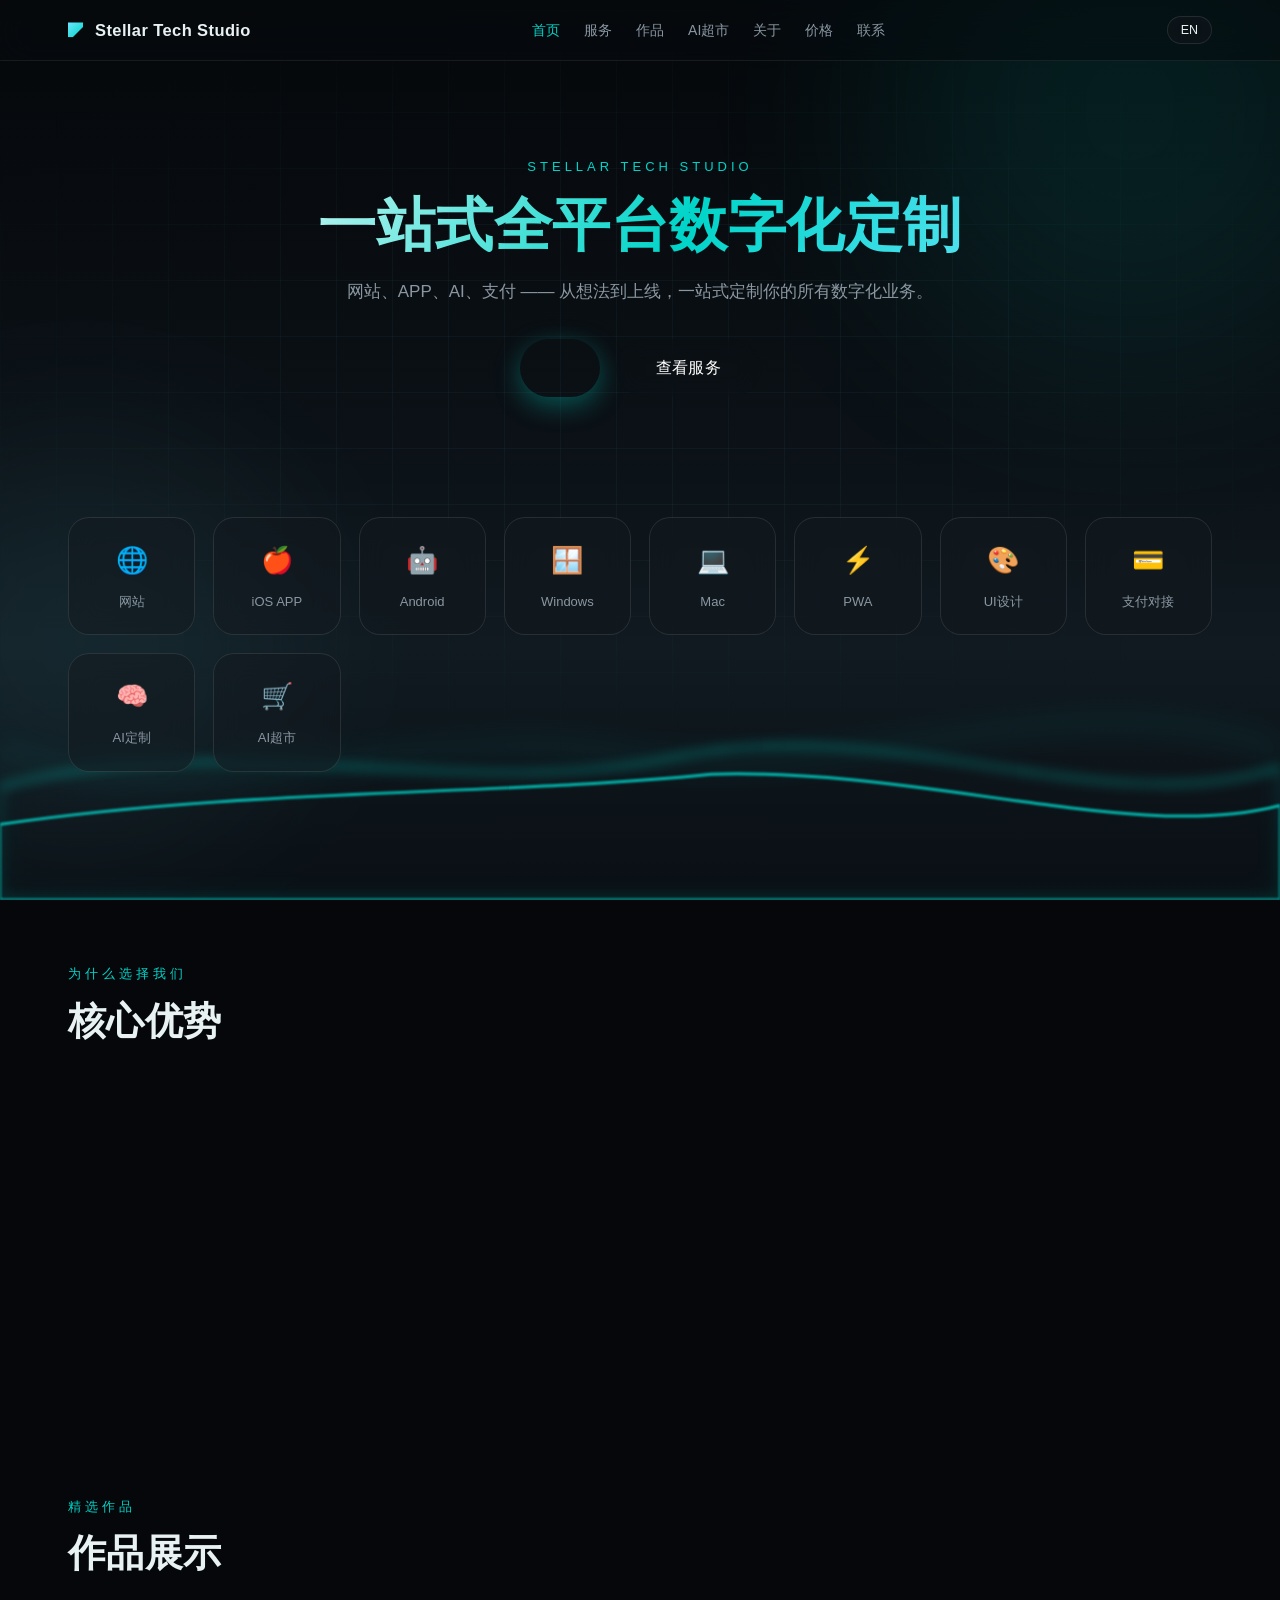
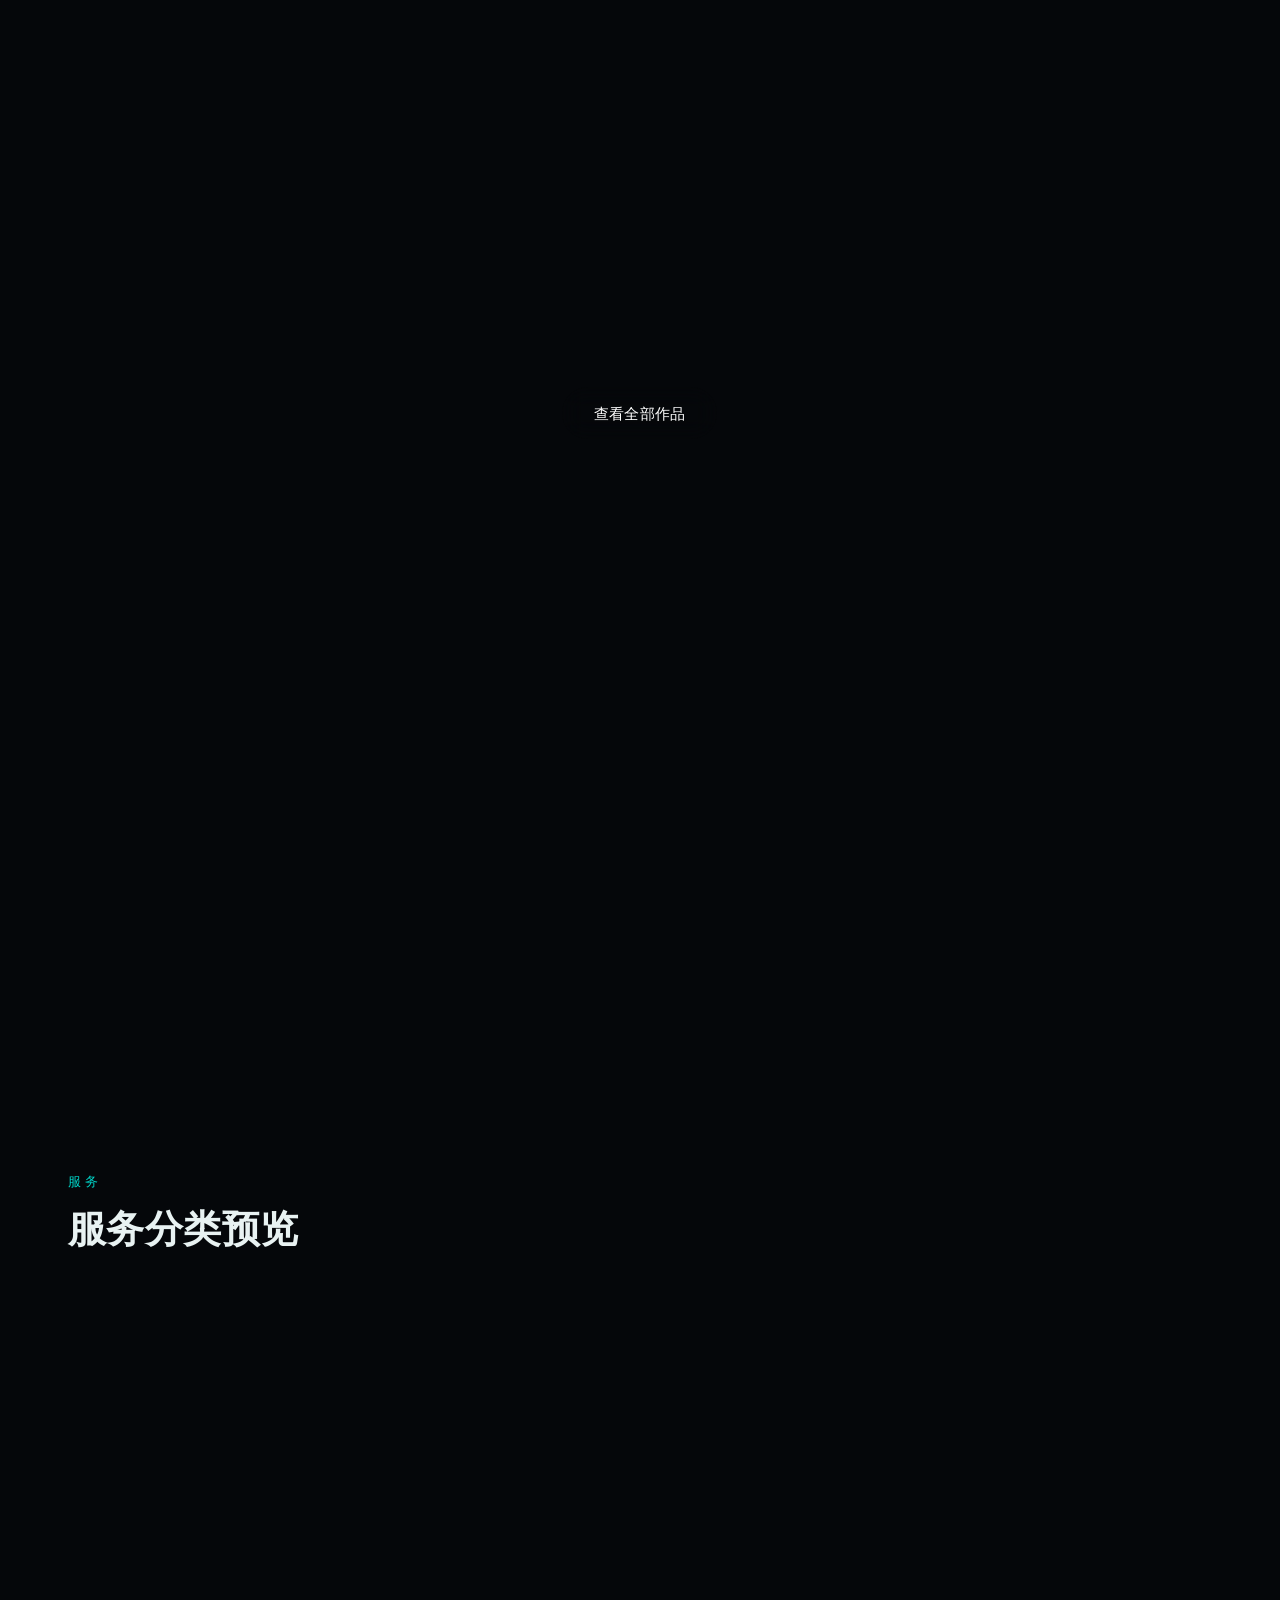
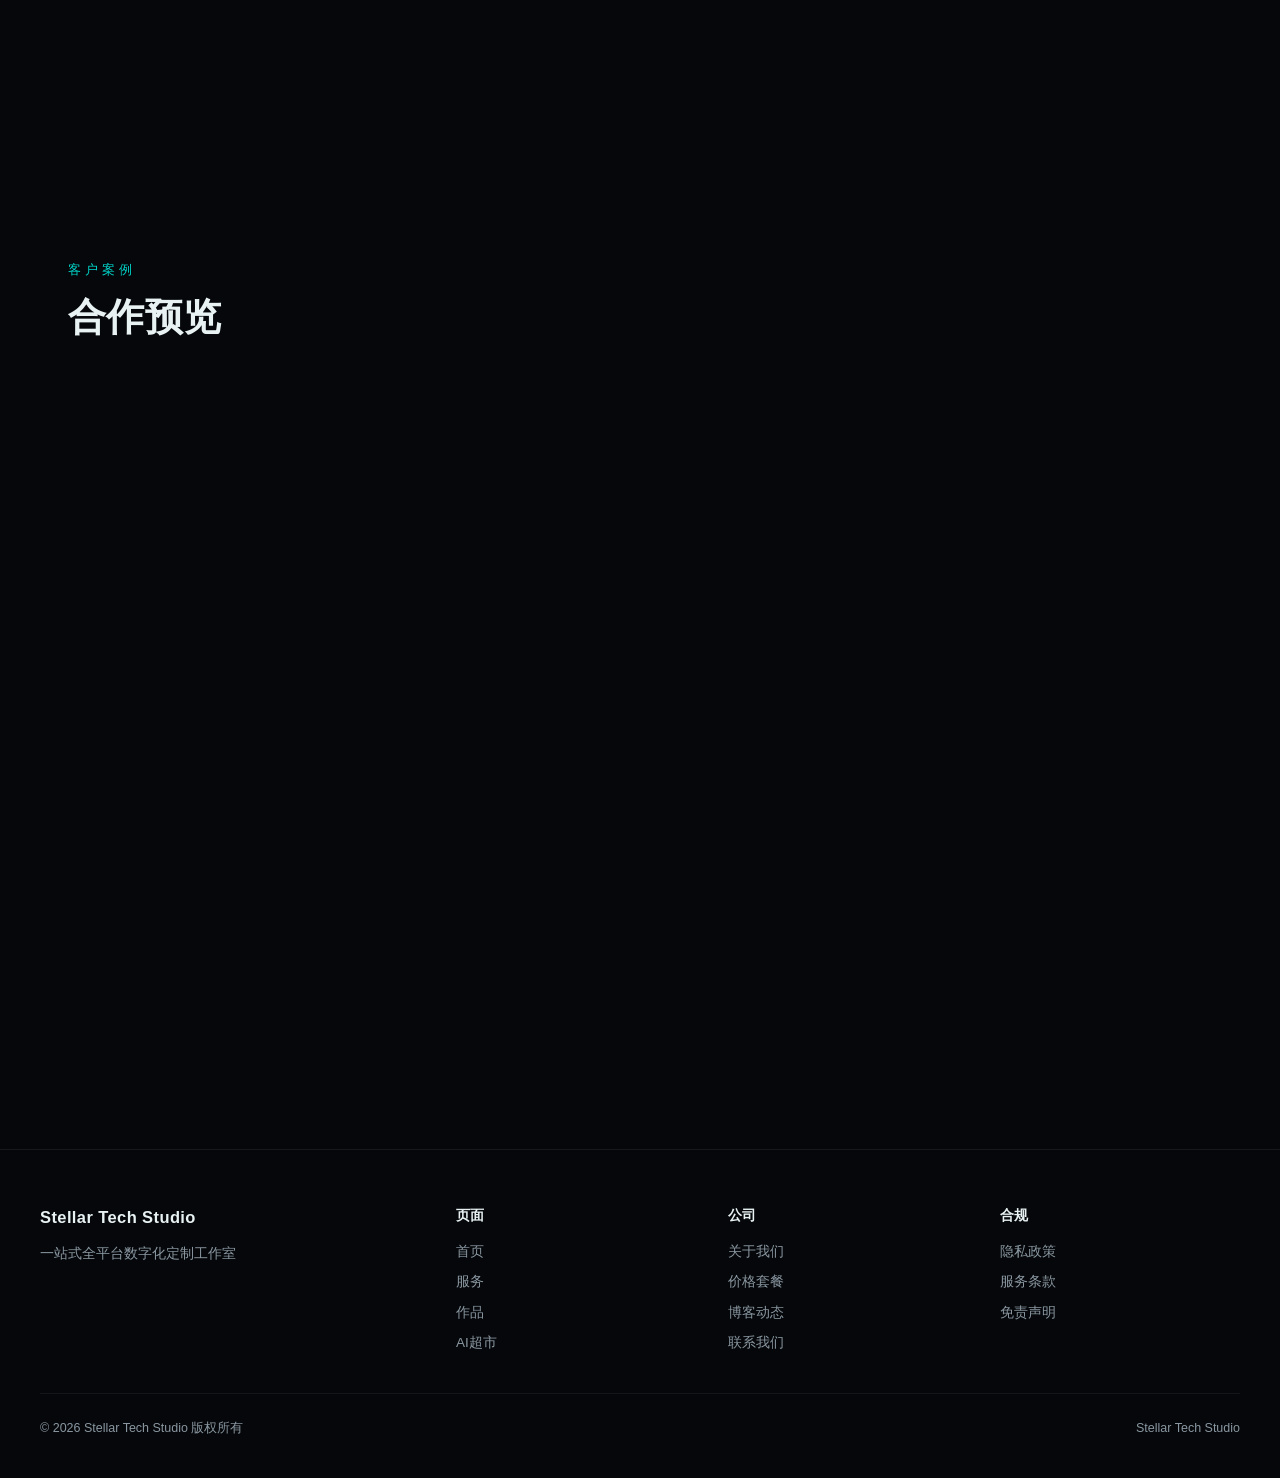
<file: index.html>
<!DOCTYPE html>
<html lang="zh-CN">
<head>
<meta charset="UTF-8" />
<meta name="viewport" content="width=device-width, initial-scale=1.0" />
<title>Stellar Tech Studio · 一站式全平台数字化定制</title>
<meta name="description" content="Stellar Tech Studio 一站式全平台数字化定制工作室：网站、APP、AI、支付一体化定制。" />
<link rel="stylesheet" href="css/style.css" />
</head>
<body>
<div class="bg" aria-hidden="true">
  <div class="bg-gradient"></div>
  <svg class="silk silk-1" viewBox="0 0 1440 320" preserveAspectRatio="none"><path class="silk-path" d="M0,192 C240,288 480,96 720,160 C960,224 1200,128 1440,192 L1440,320 L0,320 Z"></path></svg>
  <svg class="silk silk-2" viewBox="0 0 1440 320" preserveAspectRatio="none"><path class="silk-path" d="M0,224 C260,128 520,288 760,224 C1000,160 1240,256 1440,208 L1440,320 L0,320 Z"></path></svg>
  <svg class="silk silk-3" viewBox="0 0 1440 320" preserveAspectRatio="none"><path class="silk-path" d="M0,256 C280,192 560,288 800,248 C1040,208 1280,272 1440,240 L1440,320 L0,320 Z"></path></svg>
  <div class="grid-overlay"></div>
  <div class="glow glow-1"></div>
  <div class="glow glow-2"></div>
</div>
<header class="nav">
  <div class="nav-inner">
    <a href="index.html" class="brand"><span class="brand-mark"></span><span class="brand-name">Stellar Tech Studio</span></a>
    <nav class="nav-links">
      <a href="index.html" data-nav="index" data-en="Home">首页</a>
      <a href="services.html" data-nav="services" data-en="Services">服务</a>
      <a href="portfolio.html" data-nav="portfolio" data-en="Work">作品</a>
      <a href="ai-store.html" data-nav="ai-store" data-en="AI Store">AI超市</a>
      <a href="about.html" data-nav="about" data-en="About">关于</a>
      <a href="pricing.html" data-nav="pricing" data-en="Pricing">价格</a>
      <a href="contact.html" data-nav="contact" data-en="Contact">联系</a>
    </nav>
    <div class="nav-actions">
      <button class="lang-toggle" type="button">EN</button>
      <button class="hamburger" type="button" aria-label="menu"><span></span><span></span><span></span></button>
    </div>
  </div>
</header>
<main>
  <section class="hero">
    <p class="eyebrow" data-en="STELLAR TECH STUDIO">STELLAR TECH STUDIO</p>
    <h1 class="h1" data-en="One Studio. Every Platform.">一站式全平台数字化定制</h1>
    <p class="lead" data-en="Websites, apps, AI and payments — custom-built for your business, from idea to launch.">网站、APP、AI、支付 —— 从想法到上线，一站式定制你的所有数字化业务。</p>
    <div class="hero-actions">
      <a href="contact.html" class="btn btn-primary btn-lg" data-en="Start a Project">开始一个项目</a>
      <a href="services.html" class="btn btn-ghost btn-lg" data-en="View Services">查看服务</a>
    </div>
  </section>

  <section class="wrap" style="padding-top:20px">
    <div class="icon-grid">
      <div class="icon-cell"><span class="emoji">🌐</span><span class="t" data-en="Website">网站</span></div>
      <div class="icon-cell"><span class="emoji">🍎</span><span class="t" data-en="iOS APP">iOS APP</span></div>
      <div class="icon-cell"><span class="emoji">🤖</span><span class="t" data-en="Android">Android</span></div>
      <div class="icon-cell"><span class="emoji">🪟</span><span class="t" data-en="Windows">Windows</span></div>
      <div class="icon-cell"><span class="emoji">💻</span><span class="t" data-en="Mac">Mac</span></div>
      <div class="icon-cell"><span class="emoji">⚡</span><span class="t" data-en="PWA">PWA</span></div>
      <div class="icon-cell"><span class="emoji">🎨</span><span class="t" data-en="UI Design">UI设计</span></div>
      <div class="icon-cell"><span class="emoji">💳</span><span class="t" data-en="Payments">支付对接</span></div>
      <div class="icon-cell"><span class="emoji">🧠</span><span class="t" data-en="AI Custom">AI定制</span></div>
      <div class="icon-cell"><span class="emoji">🛒</span><span class="t" data-en="AI Store">AI超市</span></div>
    </div>
  </section>

  <section class="wrap">
    <p class="eyebrow" data-en="WHY US">为什么选择我们</p>
    <h2 class="h2">核心优势</h2>
    <div class="grid-4" style="margin-top:34px">
      <div class="card feature reveal"><span class="icon-chip">⚡</span><h3 style="margin-top:16px" data-en="Fast Delivery">快交付</h3><p data-en="Agile process, rapid iterations, launch in weeks not months.">敏捷流程、快速迭代，数周即可上线，而非数月。</p></div>
      <div class="card feature reveal"><span class="icon-chip">🖥️</span><h3 style="margin-top:16px" data-en="Full-Stack Coverage">全端覆盖</h3><p data-en="iOS, Android, Windows, Mac, PWA and web — one team for all platforms.">iOS / Android / Windows / Mac / PWA / 网页，一套团队覆盖全端。</p></div>
      <div class="card feature reveal"><span class="icon-chip">🧠</span><h3 style="margin-top:16px" data-en="In-house AI">自研AI体系</h3><p data-en="Custom AI assistants, chatbots and automation built in-house.">企业AI客服、私人助手、自动化工作流，全部自研定制。</p></div>
      <div class="card feature reveal"><span class="icon-chip">✨</span><h3 style="margin-top:16px" data-en="Native UI Quality">原生UI质感</h3><p data-en="Liquid-glass iOS aesthetic, premium and minimal by default.">液态玻璃 iOS 质感，高端极简，默认就很高级。</p></div>
    </div>
  </section>

  <section class="wrap">
    <p class="eyebrow" data-en="SELECTED WORK">精选作品</p>
    <h2 class="h2">作品展示</h2>
    <div class="grid-3" style="margin-top:34px">
      <div class="card pf-card reveal"><div class="corner"></div><div class="pf-thumb">🌐</div><h3 data-en="Corporate Website">企业官网</h3><p data-en="Liquid-glass dark tech style.">液态玻璃暗黑科技风</p><div class="pf-meta"><span class="chip">Web</span><span class="chip" data-en="Responsive">响应式</span></div></div>
      <div class="card pf-card reveal"><div class="corner"></div><div class="pf-thumb">📱</div><h3 data-en="Mobile APP UI">手机APP UI</h3><p data-en="iOS native interaction, premium feel.">iOS 原生交互质感</p><div class="pf-meta"><span class="chip">iOS</span><span class="chip">KMP</span></div></div>
      <div class="card pf-card reveal"><div class="corner"></div><div class="pf-thumb">🧠</div><h3 data-en="AI Assistant">AI 智能助手</h3><p data-en="Enterprise customer service automation.">企业客服自动化</p><div class="pf-meta"><span class="chip" data-en="AI">AI</span><span class="chip" data-en="Edge">Edge</span></div></div>
    </div>
    <div style="text-align:center;margin-top:34px"><a href="portfolio.html" class="btn btn-ghost" data-en="View All Work">查看全部作品</a></div>
  </section>

  <section class="wrap">
    <div class="cta-banner reveal">
      <p class="eyebrow" data-en="AI STORE">AI 超市</p>
      <h2 data-en="Ready-to-deploy AI solutions">现成的 AI 解决方案，即买即用</h2>
      <p data-en="AI customer service, automation scripts and enterprise AI packages — ready to deploy.">AI客服系统、自动化脚本、企业AI套餐，开箱即用。</p>
      <a href="ai-store.html" class="btn btn-primary btn-lg" data-en="Enter AI Store">进入 AI 超市</a>
    </div>
  </section>

  <section class="wrap">
    <p class="eyebrow" data-en="SERVICES">服务</p>
    <h2 class="h2">服务分类预览</h2>
    <div class="grid-3" style="margin-top:34px">
      <div class="card feature reveal"><span class="icon-chip">📱</span><h3 style="margin-top:16px" data-en="App Development">全平台应用定制</h3><p data-en="iOS, Android, Windows, Mac and PWA.">iOS / Android / Windows / Mac / PWA</p></div>
      <div class="card feature reveal"><span class="icon-chip">🏗️</span><h3 style="margin-top:16px" data-en="Web & Systems">网站与系统开发</h3><p data-en="Corporate sites, backends and management systems.">企业官网、集团后台、管理系统</p></div>
      <div class="card feature reveal"><span class="icon-chip">🎨</span><h3 style="margin-top:16px" data-en="UI / Visual Design">视觉与界面设计</h3><p data-en="Full UI design, branding and interaction.">全套UI、品牌视觉、交互设计</p></div>
      <div class="card feature reveal"><span class="icon-chip">🔧</span><h3 style="margin-top:16px" data-en="Full-Stack Dev">技术开发全栈</h3><p data-en="Frontend, backend, database and deployment.">前端、后端、数据库、部署运维</p></div>
      <div class="card feature reveal"><span class="icon-chip">💳</span><h3 style="margin-top:16px" data-en="Business Integration">商业功能对接</h3><p data-en="Payment gateways, POS and automation.">支付网关、自动收银、业务自动化</p></div>
      <div class="card feature reveal"><span class="icon-chip">🧠</span><h3 style="margin-top:16px" data-en="AI Customization">AI 定制服务</h3><p data-en="AI customer service, assistants and workflows.">AI客服、私人助手、自动化工作流</p></div>
    </div>
  </section>

  <section class="wrap">
    <p class="eyebrow" data-en="TRUSTED BY">客户案例</p>
    <h2 class="h2">合作预览</h2>
    <div class="grid-3" style="margin-top:34px">
      <div class="card reveal"><div class="corner"></div><div class="card-tag" style="font-size:11px;letter-spacing:2px;color:var(--cyan);margin-bottom:14px" data-en="TRAVEL">出行</div><h3 data-en="Cross-border travel platform">跨境出行平台</h3><p class="sub" data-en="Client, driver and admin apps — full chain.">客户端 / 司机端 / 后台端全链路</p></div>
      <div class="card reveal"><div class="corner"></div><div class="card-tag" style="font-size:11px;letter-spacing:2px;color:var(--cyan);margin-bottom:14px" data-en="F&B">餐饮</div><h3 data-en="Restaurant POS system">餐饮收银系统</h3><p class="sub" data-en="Ordering, checkout and kitchen printing.">下单 / 收银 / 后厨打印一体化</p></div>
      <div class="card reveal"><div class="corner"></div><div class="card-tag" style="font-size:11px;letter-spacing:2px;color:var(--cyan);margin-bottom:14px" data-en="FINANCE">财务</div><h3 data-en="Group finance hub">集团财务中枢</h3><p class="sub" data-en="Payroll, tax and business analytics.">薪酬 / 税务 / 经营分析</p></div>
    </div>
  </section>

  <section class="wrap">
    <div class="cta-banner reveal">
      <h2 data-en="Ready to build something great?">准备好打造你的项目了吗？</h2>
      <p data-en="Tell us your idea and get a free consultation.">告诉我们你的想法，免费获取咨询方案。</p>
      <a href="contact.html" class="btn btn-primary btn-lg" data-en="Free Consultation">免费咨询</a>
    </div>
  </section>
</main>
<footer class="footer">
  <div class="footer-inner">
    <div>
      <span class="brand-name">Stellar Tech Studio</span>
      <p data-en="One-stop full-platform digital customization studio.">一站式全平台数字化定制工作室</p>
    </div>
    <div>
      <h4 data-en="Pages">页面</h4>
      <a href="index.html" data-en="Home">首页</a>
      <a href="services.html" data-en="Services">服务</a>
      <a href="portfolio.html" data-en="Work">作品</a>
      <a href="ai-store.html" data-en="AI Store">AI超市</a>
    </div>
    <div>
      <h4 data-en="Company">公司</h4>
      <a href="about.html" data-en="About">关于我们</a>
      <a href="pricing.html" data-en="Pricing">价格套餐</a>
      <a href="blog.html" data-en="Blog">博客动态</a>
      <a href="contact.html" data-en="Contact">联系我们</a>
    </div>
    <div>
      <h4 data-en="Legal">合规</h4>
      <a href="privacy.html" data-en="Privacy Policy">隐私政策</a>
      <a href="terms.html" data-en="Terms of Service">服务条款</a>
      <a href="disclaimer.html" data-en="Disclaimers">免责声明</a>
    </div>
  </div>
  <div class="footer-bottom">
    <span data-en="© 2026 Stellar Tech Studio. All rights reserved.">© 2026 Stellar Tech Studio 版权所有</span>
    <span>Stellar Tech Studio</span>
  </div>
</footer>
<script src="js/main.js"></script>
</body>
</html>
</file>
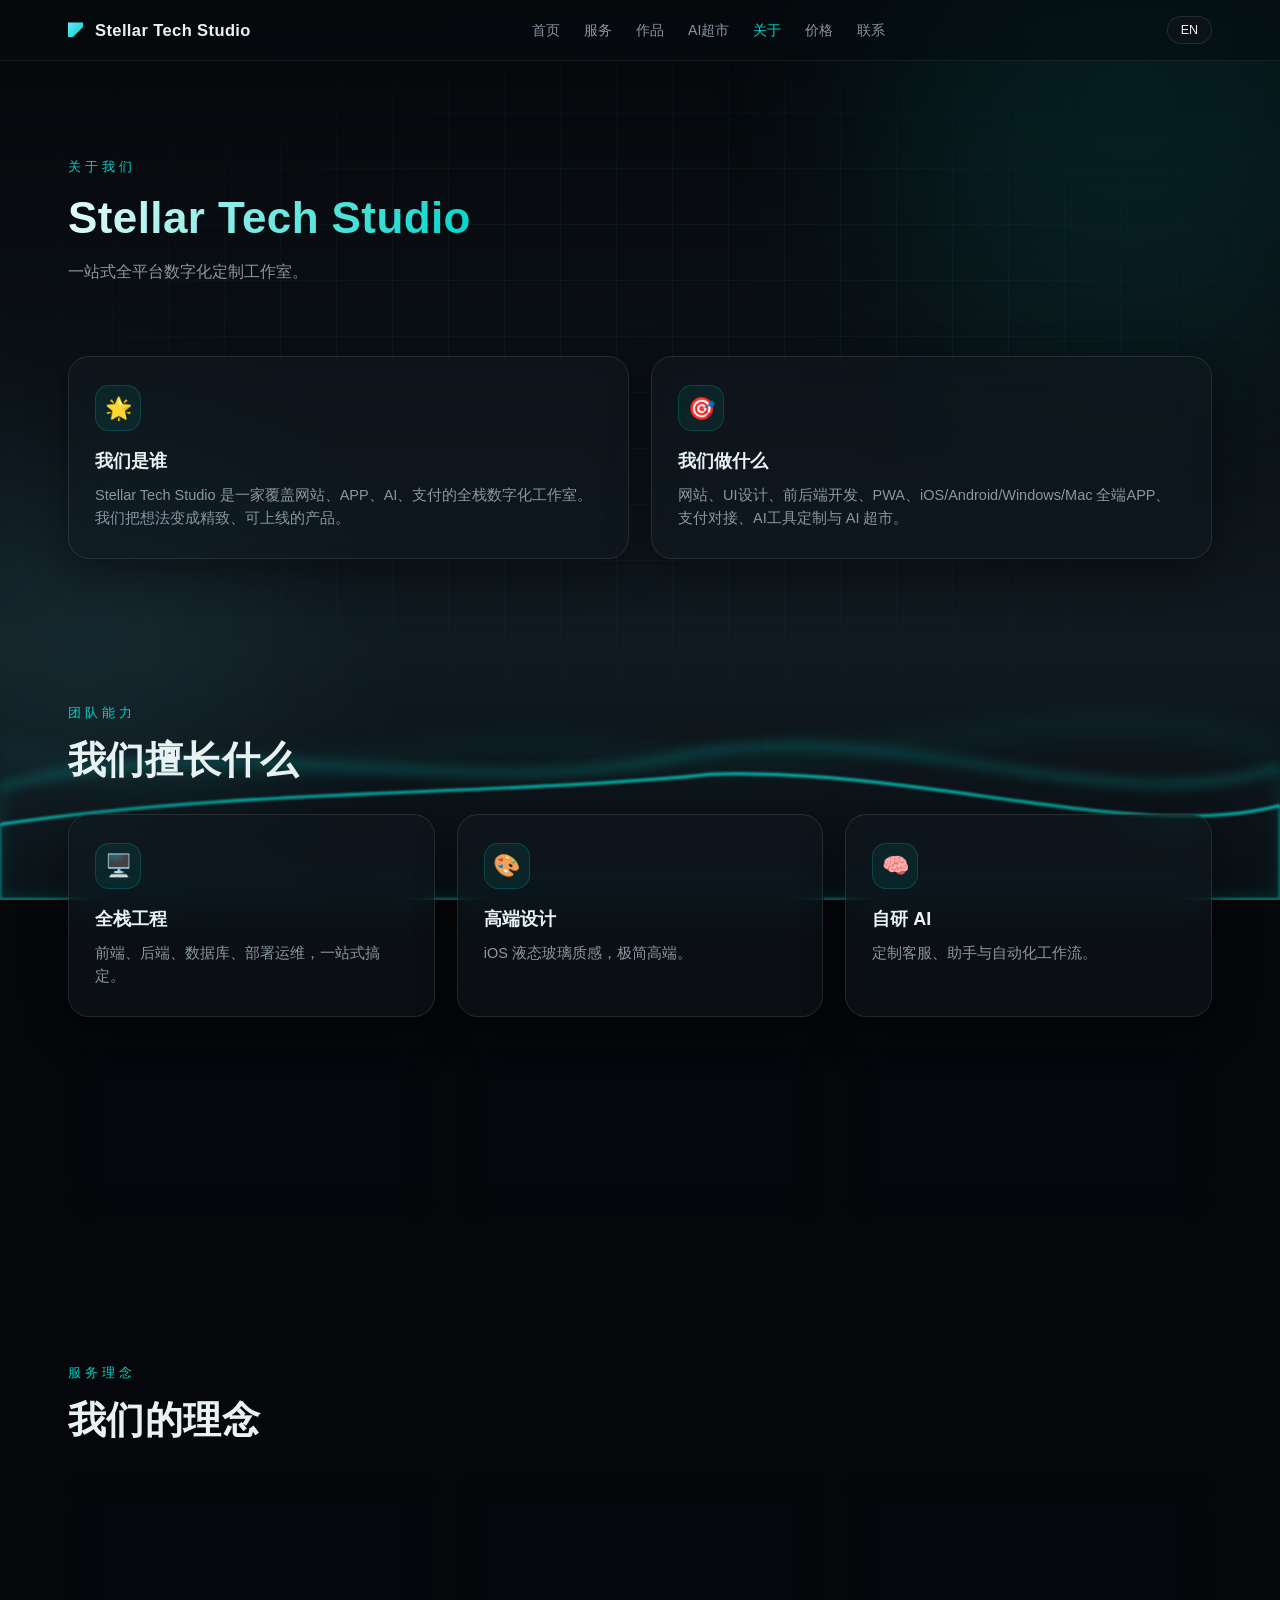
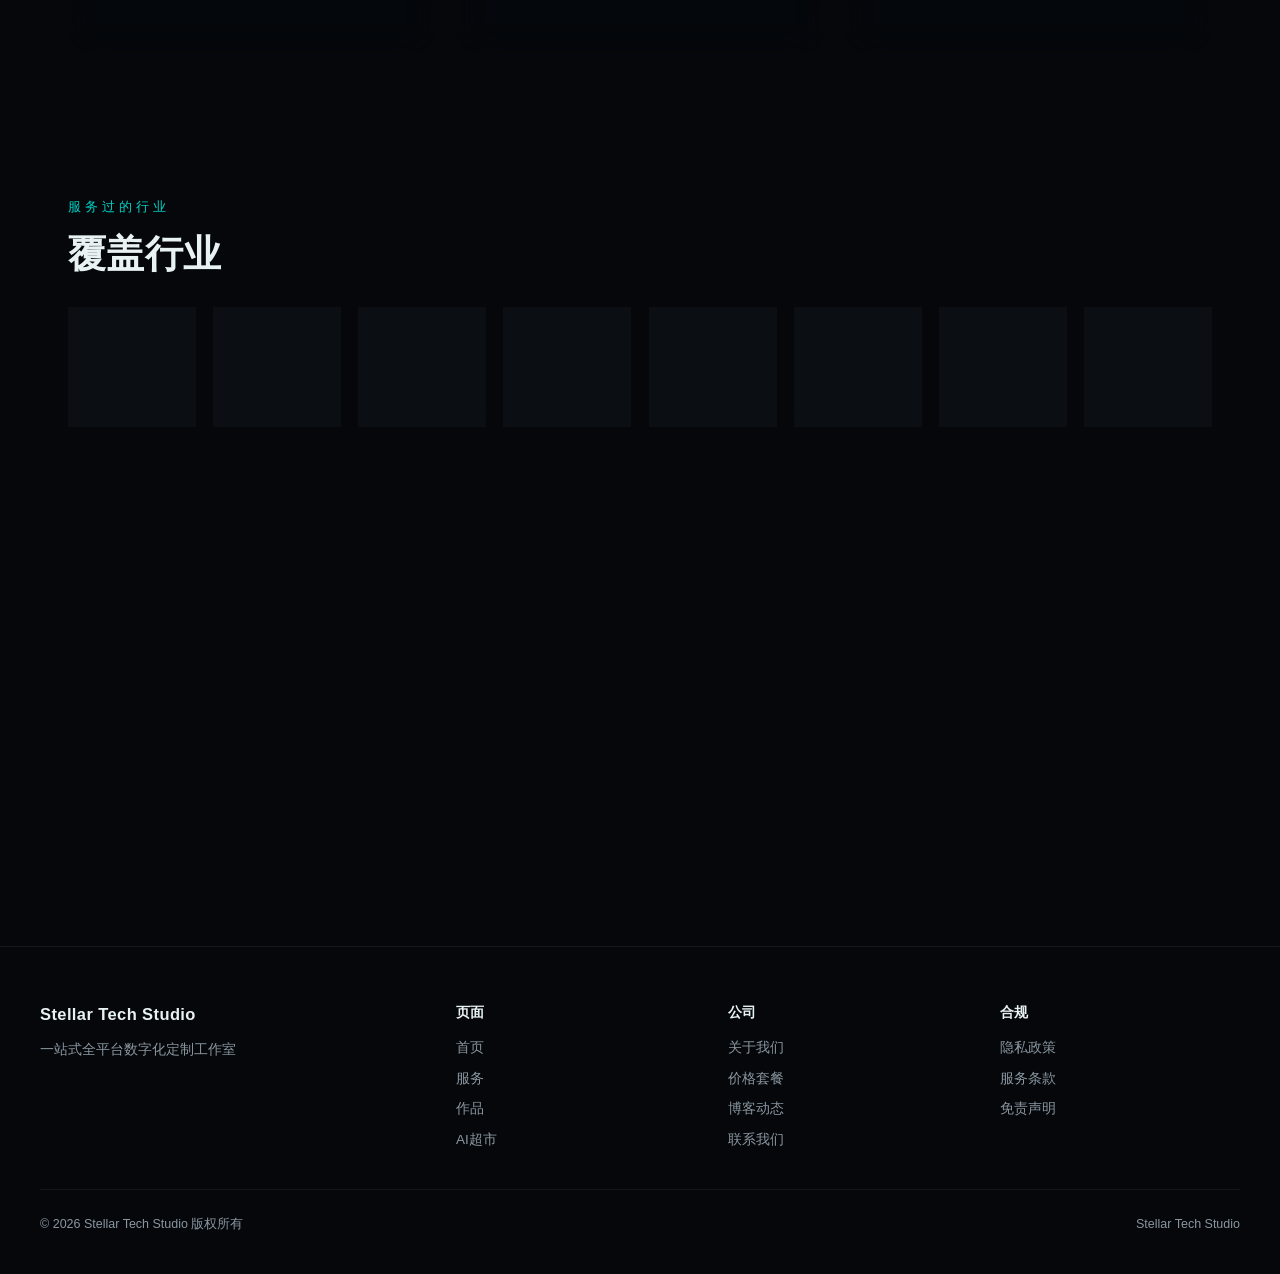
<file: about.html>
<!DOCTYPE html>
<html lang="zh-CN">
<head>
<meta charset="UTF-8" />
<meta name="viewport" content="width=device-width, initial-scale=1.0" />
<title>关于我们 · Stellar Tech Studio</title>
<meta name="description" content="Stellar Tech Studio 品牌介绍、服务范围、团队能力、服务理念与服务行业。" />
<link rel="stylesheet" href="css/style.css" />
</head>
<body>
<div class="bg" aria-hidden="true"><div class="bg-gradient"></div>
<svg class="silk silk-1" viewBox="0 0 1440 320" preserveAspectRatio="none"><path class="silk-path" d="M0,192 C240,288 480,96 720,160 C960,224 1200,128 1440,192 L1440,320 L0,320 Z"></path></svg>
<svg class="silk silk-2" viewBox="0 0 1440 320" preserveAspectRatio="none"><path class="silk-path" d="M0,224 C260,128 520,288 760,224 C1000,160 1240,256 1440,208 L1440,320 L0,320 Z"></path></svg>
<svg class="silk silk-3" viewBox="0 0 1440 320" preserveAspectRatio="none"><path class="silk-path" d="M0,256 C280,192 560,288 800,248 C1040,208 1280,272 1440,240 L1440,320 L0,320 Z"></path></svg>
<div class="grid-overlay"></div><div class="glow glow-1"></div><div class="glow glow-2"></div></div>
<header class="nav"><div class="nav-inner">
<a href="index.html" class="brand"><span class="brand-mark"></span><span class="brand-name">Stellar Tech Studio</span></a>
<nav class="nav-links">
<a href="index.html" data-nav="index" data-en="Home">首页</a>
<a href="services.html" data-nav="services" data-en="Services">服务</a>
<a href="portfolio.html" data-nav="portfolio" data-en="Work">作品</a>
<a href="ai-store.html" data-nav="ai-store" data-en="AI Store">AI超市</a>
<a href="about.html" data-nav="about" data-en="About">关于</a>
<a href="pricing.html" data-nav="pricing" data-en="Pricing">价格</a>
<a href="contact.html" data-nav="contact" data-en="Contact">联系</a>
</nav>
<div class="nav-actions"><button class="lang-toggle" type="button">EN</button><button class="hamburger" type="button" aria-label="menu"><span></span><span></span><span></span></button></div>
</div></header>
<main class="wrap">
<section style="padding-top:24px"><p class="eyebrow" data-en="ABOUT">关于我们</p><h1 class="h2" style="font-size:clamp(30px,5vw,44px)"><span class="grad" data-en="Stellar Tech Studio">Stellar Tech Studio</span></h1><p class="lead" data-en="A one-stop full-platform digital customization studio.">一站式全平台数字化定制工作室。</p></section>

<section class="section"><div class="grid-2">
<div class="card feature"><span class="icon-chip">🌟</span><h3 style="margin-top:16px" data-en="Who We Are">我们是谁</h3><p data-en="Stellar Tech Studio is a full-stack digital studio covering websites, apps, AI and payments. We turn ideas into polished, launch-ready products.">Stellar Tech Studio 是一家覆盖网站、APP、AI、支付的全栈数字化工作室。我们把想法变成精致、可上线的产品。</p></div>
<div class="card feature"><span class="icon-chip">🎯</span><h3 style="margin-top:16px" data-en="What We Do">我们做什么</h3><p data-en="Websites, UI design, frontend/backend, PWA, iOS/Android/Windows/Mac apps, payment integration, AI tools and the AI Store.">网站、UI设计、前后端开发、PWA、iOS/Android/Windows/Mac 全端APP、支付对接、AI工具定制与 AI 超市。</p></div>
</div></section>

<section class="section"><p class="eyebrow" data-en="CAPABILITIES">团队能力</p><h2 class="h2" data-en="What we're good at">我们擅长什么</h2>
<div class="grid-3" style="margin-top:30px">
<div class="card feature"><span class="icon-chip">🖥️</span><h3 style="margin-top:16px" data-en="Full-Stack Engineering">全栈工程</h3><p data-en="Frontend, backend, database and deployment under one roof.">前端、后端、数据库、部署运维，一站式搞定。</p></div>
<div class="card feature"><span class="icon-chip">🎨</span><h3 style="margin-top:16px" data-en="Premium Design">高端设计</h3><p data-en="iOS liquid-glass aesthetic, minimal and premium.">iOS 液态玻璃质感，极简高端。</p></div>
<div class="card feature"><span class="icon-chip">🧠</span><h3 style="margin-top:16px" data-en="In-house AI">自研 AI</h3><p data-en="Custom chatbots, assistants and automation.">定制客服、助手与自动化工作流。</p></div>
<div class="card feature"><span class="icon-chip">💳</span><h3 style="margin-top:16px" data-en="Payment Expertise">支付对接</h3><p data-en="WeChat, Alipay, Stripe, TNG and more.">微信、支付宝、Stripe、TNG 等多通道。</p></div>
<div class="card feature"><span class="icon-chip">⚡</span><h3 style="margin-top:16px" data-en="Fast Delivery">快速交付</h3><p data-en="Agile process, launch in weeks.">敏捷流程，数周交付。</p></div>
<div class="card feature"><span class="icon-chip">🤝</span><h3 style="margin-top:16px" data-en="End-to-End Service">全程服务</h3><p data-en="From idea to launch to maintenance.">从想法到上线到维护，全程陪伴。</p></div>
</div></section>

<section class="section"><p class="eyebrow" data-en="PHILOSOPHY">服务理念</p><h2 class="h2" data-en="How we work">我们的理念</h2>
<div class="grid-3" style="margin-top:30px">
<div class="card feature"><span class="icon-chip">🎯</span><h3 style="margin-top:16px" data-en="Clarity First">先讲清楚</h3><p data-en="Plain language, no jargon. You always know what you're getting.">不说技术黑话，你永远清楚自己拿到什么。</p></div>
<div class="card feature"><span class="icon-chip">🔍</span><h3 style="margin-top:16px" data-en="Detail Obsessed">抠细节</h3><p data-en="Pixel-perfect, native feel, polished to the end.">像素级还原，原生质感，打磨到极致。</p></div>
<div class="card feature"><span class="icon-chip">🔒</span><h3 style="margin-top:16px" data-en="Long-term Partnership">长期合作</h3><p data-en="We grow with you, not just one project.">和客户一起成长，而不只是做一个项目。</p></div>
</div></section>

<section class="section"><p class="eyebrow" data-en="INDUSTRIES">服务过的行业</p><h2 class="h2" data-en="Industries we serve">覆盖行业</h2>
<div class="icon-grid" style="margin-top:30px">
<div class="icon-cell"><span class="emoji">🚗</span><span class="t" data-en="Travel">出行</span></div>
<div class="icon-cell"><span class="emoji">🍽️</span><span class="t" data-en="F&B">餐饮</span></div>
<div class="icon-cell"><span class="emoji">💰</span><span class="t" data-en="Finance">金融财务</span></div>
<div class="icon-cell"><span class="emoji">🏢</span><span class="t" data-en="Corporate">企业集团</span></div>
<div class="icon-cell"><span class="emoji">🛍️</span><span class="t" data-en="Retail">零售电商</span></div>
<div class="icon-cell"><span class="emoji">📞</span><span class="t" data-en="Service">服务行业</span></div>
<div class="icon-cell"><span class="emoji">🏗️</span><span class="t" data-en="Real Estate">地产</span></div>
<div class="icon-cell"><span class="emoji">🎓</span><span class="t" data-en="Education">教育</span></div>
</div></section>

<section><div class="cta-banner reveal"><h2 data-en="Let's work together.">一起合作吧。</h2><p data-en="Tell us about your project and we'll make it happen.">告诉我们你的项目，我们帮你实现。</p><a href="contact.html" class="btn btn-primary btn-lg" data-en="Contact Us">联系我们</a></div></section>
</main>
<footer class="footer"><div class="footer-inner">
<div><span class="brand-name">Stellar Tech Studio</span><p data-en="One-stop full-platform digital customization studio.">一站式全平台数字化定制工作室</p></div>
<div><h4 data-en="Pages">页面</h4><a href="index.html" data-en="Home">首页</a><a href="services.html" data-en="Services">服务</a><a href="portfolio.html" data-en="Work">作品</a><a href="ai-store.html" data-en="AI Store">AI超市</a></div>
<div><h4 data-en="Company">公司</h4><a href="about.html" data-en="About">关于我们</a><a href="pricing.html" data-en="Pricing">价格套餐</a><a href="blog.html" data-en="Blog">博客动态</a><a href="contact.html" data-en="Contact">联系我们</a></div>
<div><h4 data-en="Legal">合规</h4><a href="privacy.html" data-en="Privacy Policy">隐私政策</a><a href="terms.html" data-en="Terms of Service">服务条款</a><a href="disclaimer.html" data-en="Disclaimers">免责声明</a></div>
</div>
<div class="footer-bottom"><span data-en="© 2026 Stellar Tech Studio. All rights reserved.">© 2026 Stellar Tech Studio 版权所有</span><span>Stellar Tech Studio</span></div></footer>
<script src="js/main.js"></script>
</body></html>
</file>
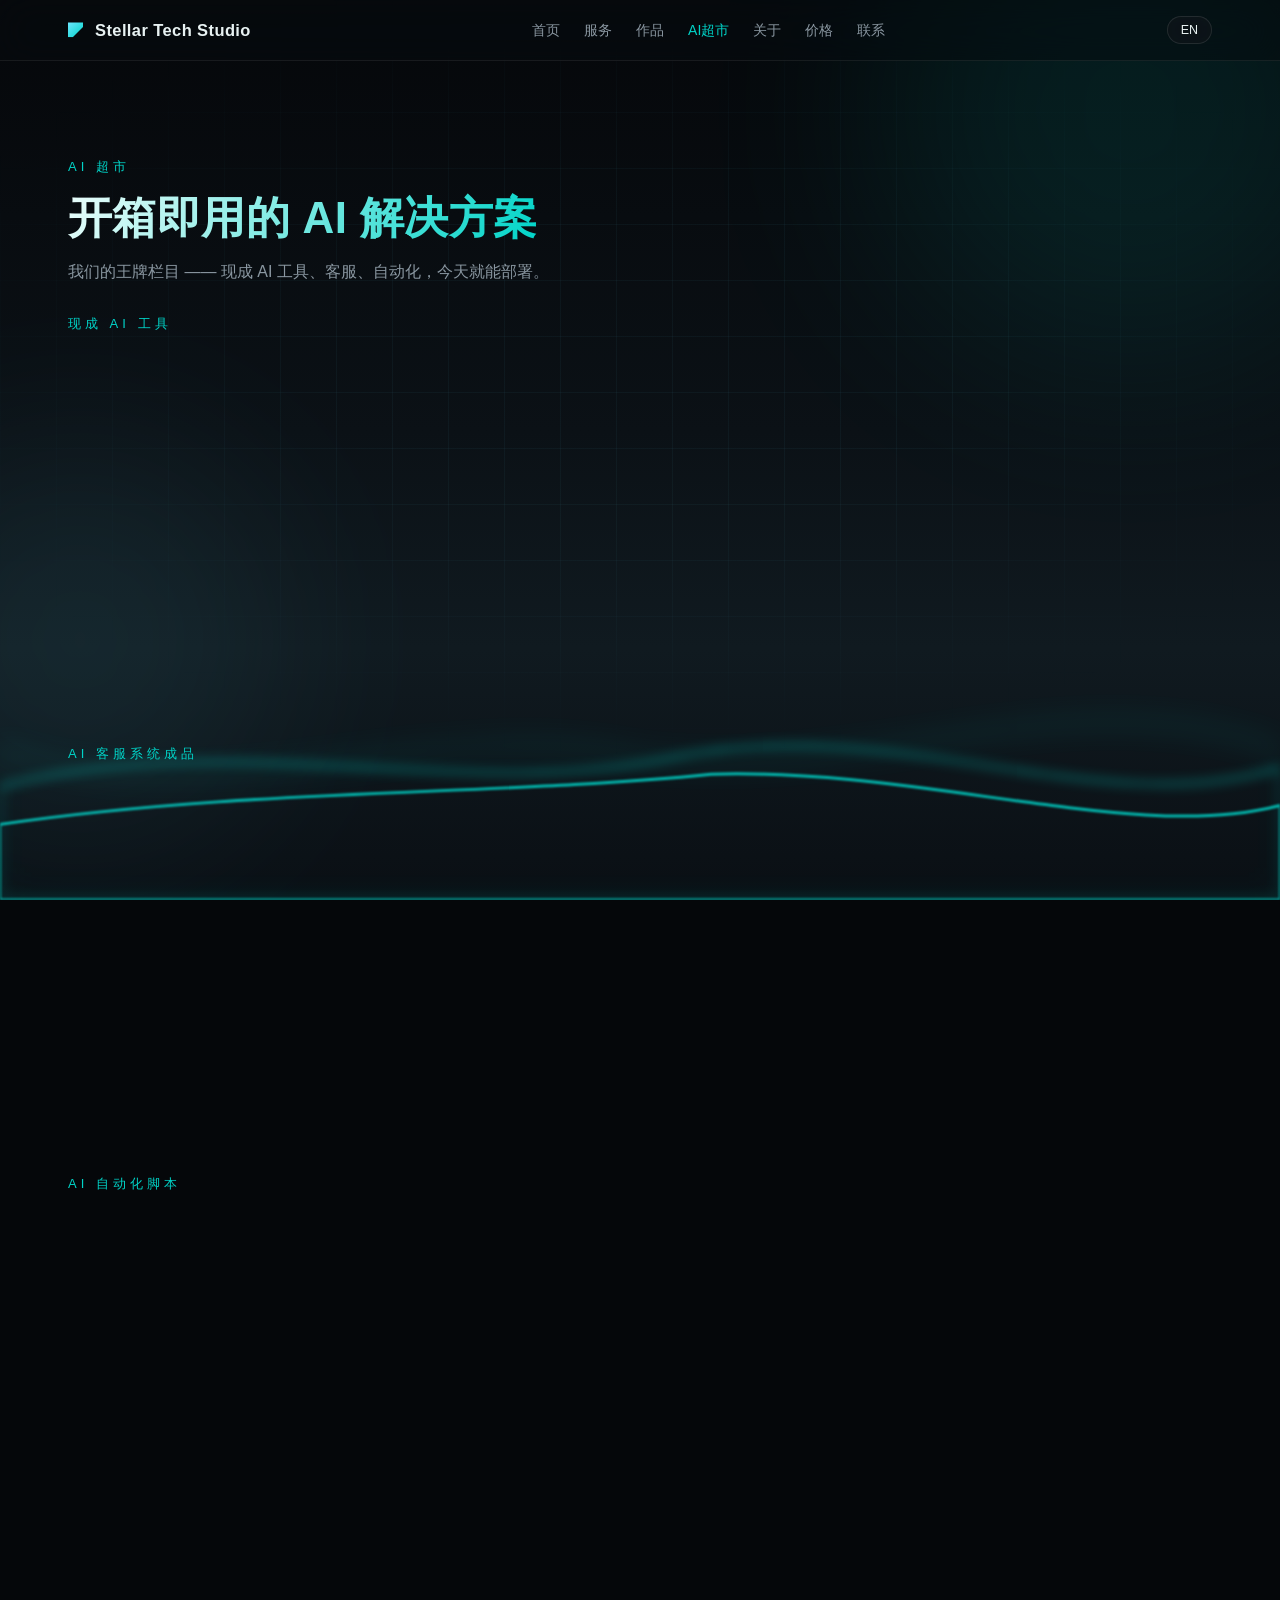
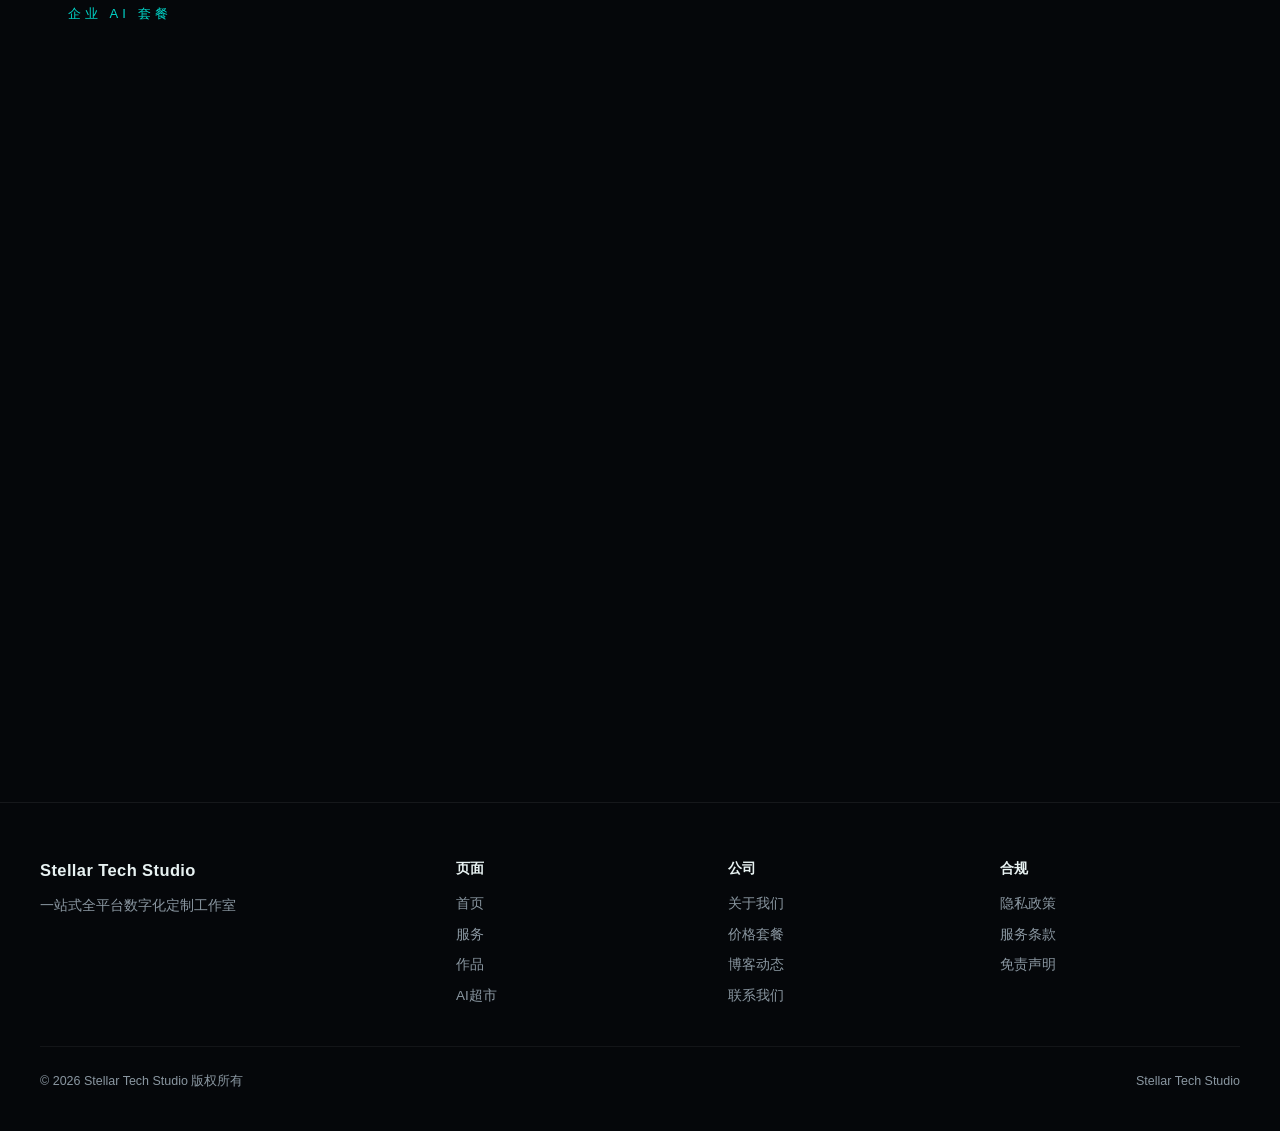
<file: ai-store.html>
<!DOCTYPE html>
<html lang="zh-CN">
<head>
<meta charset="UTF-8" />
<meta name="viewport" content="width=device-width, initial-scale=1.0" />
<title>AI 超市 · Stellar Tech Studio</title>
<meta name="description" content="Stellar Tech Studio AI 超市：现成 AI 工具、客服系统、自动化脚本、企业 AI 套餐。" />
<link rel="stylesheet" href="css/style.css" />
</head>
<body>
<div class="bg" aria-hidden="true"><div class="bg-gradient"></div>
<svg class="silk silk-1" viewBox="0 0 1440 320" preserveAspectRatio="none"><path class="silk-path" d="M0,192 C240,288 480,96 720,160 C960,224 1200,128 1440,192 L1440,320 L0,320 Z"></path></svg>
<svg class="silk silk-2" viewBox="0 0 1440 320" preserveAspectRatio="none"><path class="silk-path" d="M0,224 C260,128 520,288 760,224 C1000,160 1240,256 1440,208 L1440,320 L0,320 Z"></path></svg>
<svg class="silk silk-3" viewBox="0 0 1440 320" preserveAspectRatio="none"><path class="silk-path" d="M0,256 C280,192 560,288 800,248 C1040,208 1280,272 1440,240 L1440,320 L0,320 Z"></path></svg>
<div class="grid-overlay"></div><div class="glow glow-1"></div><div class="glow glow-2"></div></div>
<header class="nav"><div class="nav-inner">
<a href="index.html" class="brand"><span class="brand-mark"></span><span class="brand-name">Stellar Tech Studio</span></a>
<nav class="nav-links">
<a href="index.html" data-nav="index" data-en="Home">首页</a>
<a href="services.html" data-nav="services" data-en="Services">服务</a>
<a href="portfolio.html" data-nav="portfolio" data-en="Work">作品</a>
<a href="ai-store.html" data-nav="ai-store" data-en="AI Store">AI超市</a>
<a href="about.html" data-nav="about" data-en="About">关于</a>
<a href="pricing.html" data-nav="pricing" data-en="Pricing">价格</a>
<a href="contact.html" data-nav="contact" data-en="Contact">联系</a>
</nav>
<div class="nav-actions"><button class="lang-toggle" type="button">EN</button><button class="hamburger" type="button" aria-label="menu"><span></span><span></span><span></span></button></div>
</div></header>
<main class="wrap">
<section style="padding-top:24px"><p class="eyebrow" data-en="AI STORE">AI 超市</p><h1 class="h2" style="font-size:clamp(30px,5vw,44px)"><span class="grad" data-en="Ready-to-deploy AI">开箱即用的 AI 解决方案</span></h1><p class="lead" data-en="Our signature offering — ready-made AI tools, chatbots and automation you can deploy today.">我们的王牌栏目 —— 现成 AI 工具、客服、自动化，今天就能部署。</p></section>
<section class="section" style="padding-top:30px"><p class="eyebrow" data-en="AI TOOLS">现成 AI 工具</p>
<div class="grid-3"><div class="card reveal"><div class="corner"></div><div class="icon-chip">✍️</div><h3 style="margin-top:16px" data-en="AI Copywriting Assistant">AI 文案助手</h3><p class="sub" style="margin-top:8px" data-en="Auto-generate marketing copy and replies">自动生成营销文案、公告、回复</p><div style="margin-top:18px;display:flex;justify-content:space-between;align-items:center"><span style="font-weight:700;font-size:20px;color:var(--cyan)">RM 299 / 起</span><a href="contact.html" class="btn btn-ghost" style="padding:9px 20px;font-size:13.5px" data-en="Inquire">咨询</a></div></div>
<div class="card reveal"><div class="corner"></div><div class="icon-chip">🖼️</div><h3 style="margin-top:16px" data-en="AI Image Generator">AI 图像生成</h3><p class="sub" style="margin-top:8px" data-en="One-click product images and posters">产品图、海报、视觉素材一键生成</p><div style="margin-top:18px;display:flex;justify-content:space-between;align-items:center"><span style="font-weight:700;font-size:20px;color:var(--cyan)">RM 399 / 起</span><a href="contact.html" class="btn btn-ghost" style="padding:9px 20px;font-size:13.5px" data-en="Inquire">咨询</a></div></div>
<div class="card reveal"><div class="corner"></div><div class="icon-chip">🎧</div><h3 style="margin-top:16px" data-en="AI Voice Assistant">AI 语音助手</h3><p class="sub" style="margin-top:8px" data-en="Voice recognition for service scenarios">语音识别与播报，客服场景</p><div style="margin-top:18px;display:flex;justify-content:space-between;align-items:center"><span style="font-weight:700;font-size:20px;color:var(--cyan)">RM 499 / 起</span><a href="contact.html" class="btn btn-ghost" style="padding:9px 20px;font-size:13.5px" data-en="Inquire">咨询</a></div></div></div></section>
<section class="section"><p class="eyebrow" data-en="AI CHATBOT">AI 客服系统成品</p>
<div class="grid-3"><div class="card reveal"><div class="corner"></div><div class="icon-chip">🤖</div><h3 style="margin-top:16px" data-en="WhatsApp AI Chatbot">WhatsApp AI 客服</h3><p class="sub" style="margin-top:8px" data-en="Auto-answer customers on WhatsApp">对接 WhatsApp 自动应答客户</p><div style="margin-top:18px;display:flex;justify-content:space-between;align-items:center"><span style="font-weight:700;font-size:20px;color:var(--cyan)">RM 899 / 起</span><a href="contact.html" class="btn btn-ghost" style="padding:9px 20px;font-size:13.5px" data-en="Inquire">咨询</a></div></div>
<div class="card reveal"><div class="corner"></div><div class="icon-chip">💬</div><h3 style="margin-top:16px" data-en="Website AI Chatbot">官网 AI 客服</h3><p class="sub" style="margin-top:8px" data-en="Floating smart chat on your site">官网悬浮窗智能客服</p><div style="margin-top:18px;display:flex;justify-content:space-between;align-items:center"><span style="font-weight:700;font-size:20px;color:var(--cyan)">RM 799 / 起</span><a href="contact.html" class="btn btn-ghost" style="padding:9px 20px;font-size:13.5px" data-en="Inquire">咨询</a></div></div>
<div class="card reveal"><div class="corner"></div><div class="icon-chip">🌐</div><h3 style="margin-top:16px" data-en="Omnichannel AI Chatbot">多平台 AI 客服</h3><p class="sub" style="margin-top:8px" data-en="WhatsApp, FB and web unified">WhatsApp / FB / 官网统一接入</p><div style="margin-top:18px;display:flex;justify-content:space-between;align-items:center"><span style="font-weight:700;font-size:20px;color:var(--cyan)">RM 1,499 / 起</span><a href="contact.html" class="btn btn-ghost" style="padding:9px 20px;font-size:13.5px" data-en="Inquire">咨询</a></div></div></div></section>
<section class="section"><p class="eyebrow" data-en="AUTOMATION">AI 自动化脚本</p>
<div class="grid-3"><div class="card reveal"><div class="corner"></div><div class="icon-chip">📊</div><h3 style="margin-top:16px" data-en="Auto Report Generator">报表自动生成</h3><p class="sub" style="margin-top:8px" data-en="Auto-compile data into reports">数据自动汇总成报表</p><div style="margin-top:18px;display:flex;justify-content:space-between;align-items:center"><span style="font-weight:700;font-size:20px;color:var(--cyan)">RM 599 / 起</span><a href="contact.html" class="btn btn-ghost" style="padding:9px 20px;font-size:13.5px" data-en="Inquire">咨询</a></div></div>
<div class="card reveal"><div class="corner"></div><div class="icon-chip">📧</div><h3 style="margin-top:16px" data-en="Auto-Reply Bot">自动回复机器人</h3><p class="sub" style="margin-top:8px" data-en="Auto-handle emails and messages">邮件 / 消息自动处理</p><div style="margin-top:18px;display:flex;justify-content:space-between;align-items:center"><span style="font-weight:700;font-size:20px;color:var(--cyan)">RM 399 / 起</span><a href="contact.html" class="btn btn-ghost" style="padding:9px 20px;font-size:13.5px" data-en="Inquire">咨询</a></div></div>
<div class="card reveal"><div class="corner"></div><div class="icon-chip">🔁</div><h3 style="margin-top:16px" data-en="Data Sync Automation">数据同步脚本</h3><p class="sub" style="margin-top:8px" data-en="Auto-sync across systems">多系统数据自动同步</p><div style="margin-top:18px;display:flex;justify-content:space-between;align-items:center"><span style="font-weight:700;font-size:20px;color:var(--cyan)">RM 699 / 起</span><a href="contact.html" class="btn btn-ghost" style="padding:9px 20px;font-size:13.5px" data-en="Inquire">咨询</a></div></div></div></section>
<section class="section"><p class="eyebrow" data-en="ENTERPRISE">企业 AI 套餐</p>
<div class="grid-3"><div class="card reveal"><div class="corner"></div><div class="icon-chip">🏢</div><h3 style="margin-top:16px" data-en="Enterprise AI Package">企业标准 AI 包</h3><p class="sub" style="margin-top:8px" data-en="Chatbot + copy + reports bundle">客服 + 文案 + 报表基础组合</p><div style="margin-top:18px;display:flex;justify-content:space-between;align-items:center"><span style="font-weight:700;font-size:20px;color:var(--cyan)">RM 2,999 / 起</span><a href="contact.html" class="btn btn-ghost" style="padding:9px 20px;font-size:13.5px" data-en="Inquire">咨询</a></div></div>
<div class="card reveal"><div class="corner"></div><div class="icon-chip">🏦</div><h3 style="margin-top:16px" data-en="Enterprise Flagship AI">企业旗舰 AI 包</h3><p class="sub" style="margin-top:8px" data-en="Full-chain AI digital solution">全链路 AI 数字化方案</p><div style="margin-top:18px;display:flex;justify-content:space-between;align-items:center"><span style="font-weight:700;font-size:20px;color:var(--cyan)">RM 8,999 / 起</span><a href="contact.html" class="btn btn-ghost" style="padding:9px 20px;font-size:13.5px" data-en="Inquire">咨询</a></div></div>
<div class="card reveal"><div class="corner"></div><div class="icon-chip">🎯</div><h3 style="margin-top:16px" data-en="Custom AI Solution">私人定制 AI</h3><p class="sub" style="margin-top:8px" data-en="Tailored to your business">按你的业务量身定制</p><div style="margin-top:18px;display:flex;justify-content:space-between;align-items:center"><span style="font-weight:700;font-size:20px;color:var(--cyan)">定制报价</span><a href="contact.html" class="btn btn-ghost" style="padding:9px 20px;font-size:13.5px" data-en="Inquire">咨询</a></div></div></div></section>
<section><div class="cta-banner reveal"><h2 data-en="Want a demo?">想看演示？</h2><p data-en="Contact us for a live demo of any AI solution.">联系我们，任何 AI 方案都能现场演示。</p><a href="contact.html" class="btn btn-primary btn-lg" data-en="Book a Demo">预约演示</a></div></section>
</main>
<footer class="footer"><div class="footer-inner">
<div><span class="brand-name">Stellar Tech Studio</span><p data-en="One-stop full-platform digital customization studio.">一站式全平台数字化定制工作室</p></div>
<div><h4 data-en="Pages">页面</h4><a href="index.html" data-en="Home">首页</a><a href="services.html" data-en="Services">服务</a><a href="portfolio.html" data-en="Work">作品</a><a href="ai-store.html" data-en="AI Store">AI超市</a></div>
<div><h4 data-en="Company">公司</h4><a href="about.html" data-en="About">关于我们</a><a href="pricing.html" data-en="Pricing">价格套餐</a><a href="blog.html" data-en="Blog">博客动态</a><a href="contact.html" data-en="Contact">联系我们</a></div>
<div><h4 data-en="Legal">合规</h4><a href="privacy.html" data-en="Privacy Policy">隐私政策</a><a href="terms.html" data-en="Terms of Service">服务条款</a><a href="disclaimer.html" data-en="Disclaimers">免责声明</a></div>
</div>
<div class="footer-bottom"><span data-en="© 2026 Stellar Tech Studio. All rights reserved.">© 2026 Stellar Tech Studio 版权所有</span><span>Stellar Tech Studio</span></div></footer>
<script src="js/main.js"></script>
</body></html>
</file>
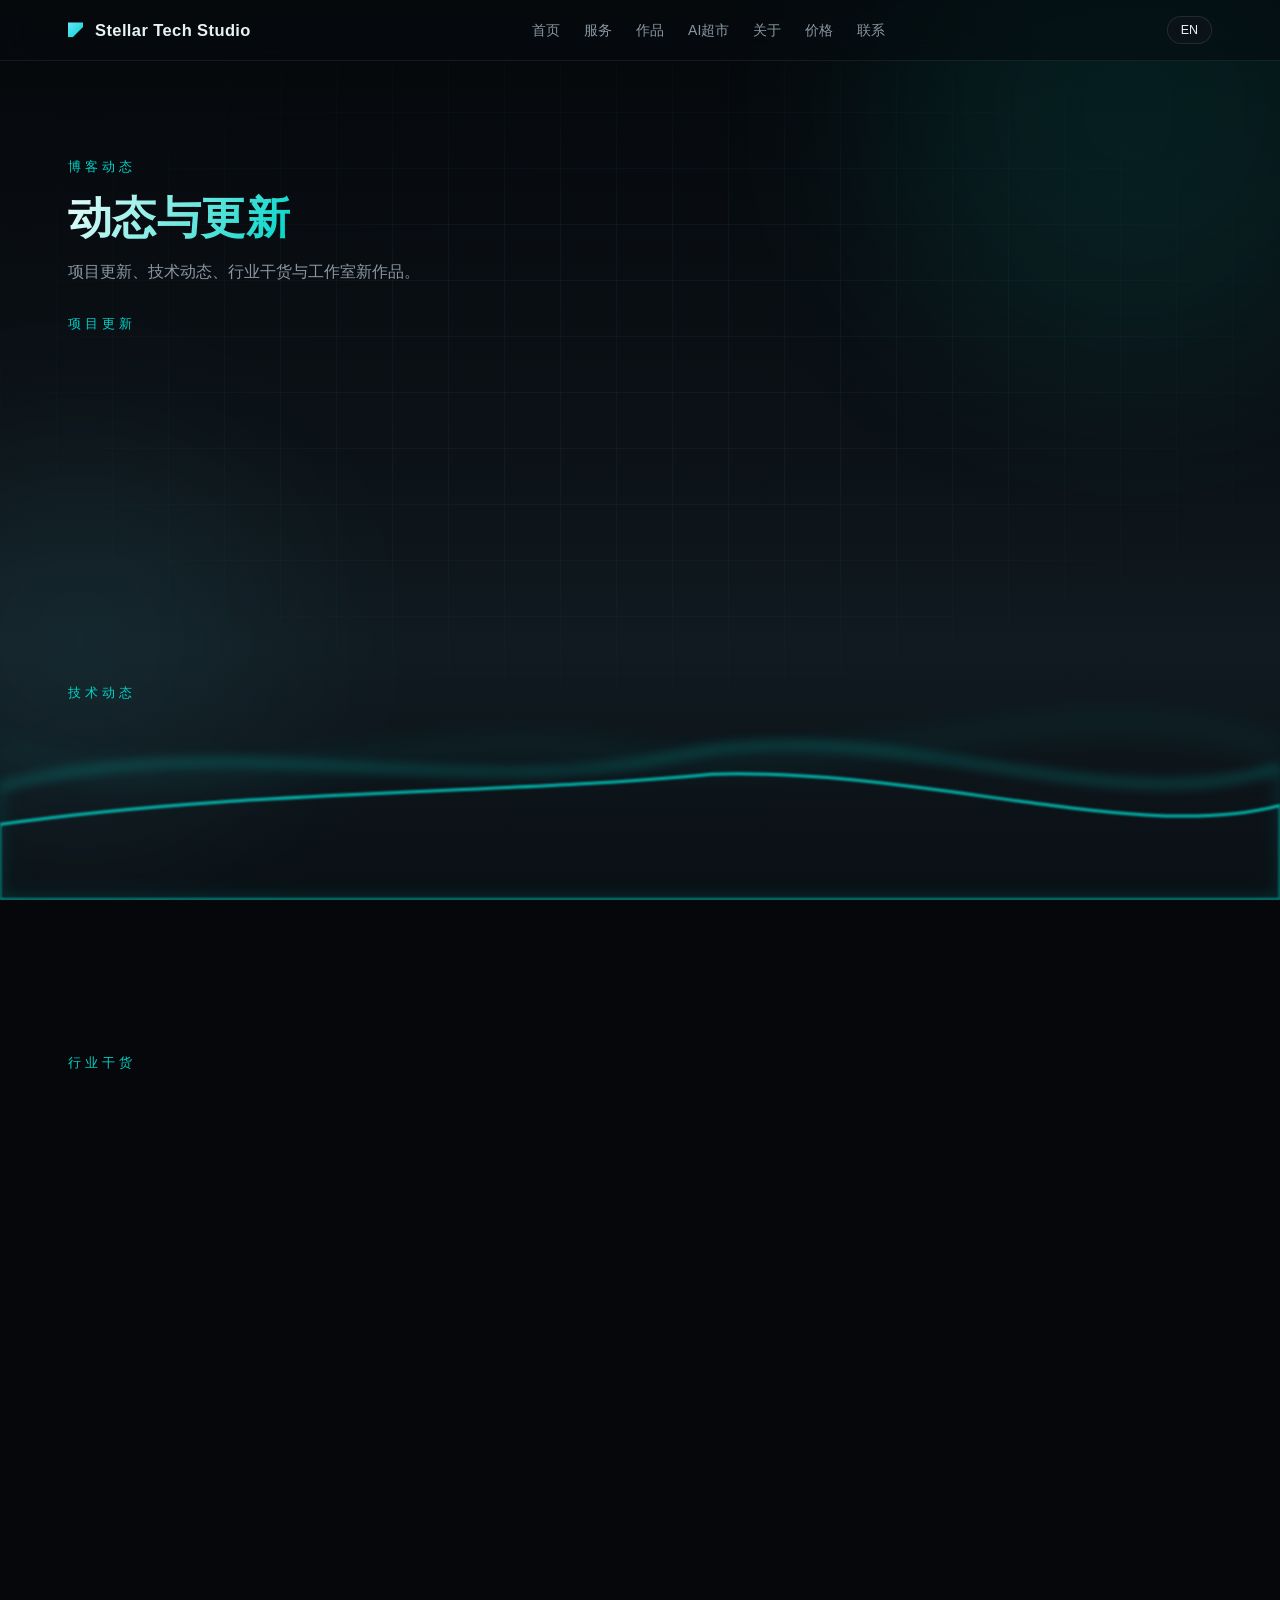
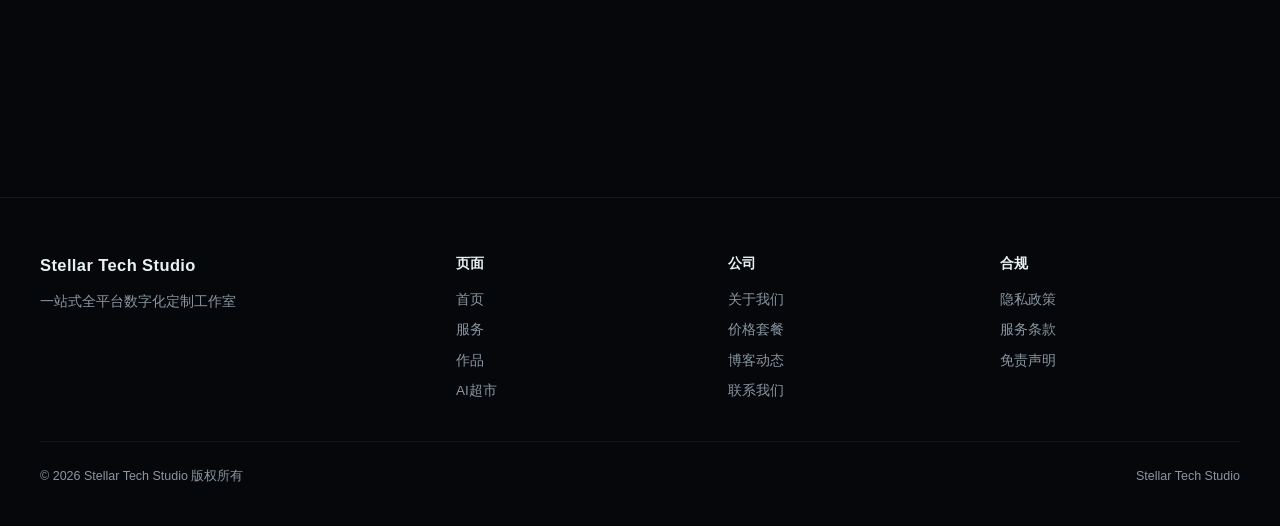
<file: blog.html>
<!DOCTYPE html>
<html lang="zh-CN">
<head>
<meta charset="UTF-8" />
<meta name="viewport" content="width=device-width, initial-scale=1.0" />
<title>博客动态 · Stellar Tech Studio</title>
<meta name="description" content="Stellar Tech Studio 项目更新、技术动态、行业干货与新作品发布。" />
<link rel="stylesheet" href="css/style.css" />
</head>
<body>
<div class="bg" aria-hidden="true"><div class="bg-gradient"></div>
<svg class="silk silk-1" viewBox="0 0 1440 320" preserveAspectRatio="none"><path class="silk-path" d="M0,192 C240,288 480,96 720,160 C960,224 1200,128 1440,192 L1440,320 L0,320 Z"></path></svg>
<svg class="silk silk-2" viewBox="0 0 1440 320" preserveAspectRatio="none"><path class="silk-path" d="M0,224 C260,128 520,288 760,224 C1000,160 1240,256 1440,208 L1440,320 L0,320 Z"></path></svg>
<svg class="silk silk-3" viewBox="0 0 1440 320" preserveAspectRatio="none"><path class="silk-path" d="M0,256 C280,192 560,288 800,248 C1040,208 1280,272 1440,240 L1440,320 L0,320 Z"></path></svg>
<div class="grid-overlay"></div><div class="glow glow-1"></div><div class="glow glow-2"></div></div>
<header class="nav"><div class="nav-inner">
<a href="index.html" class="brand"><span class="brand-mark"></span><span class="brand-name">Stellar Tech Studio</span></a>
<nav class="nav-links">
<a href="index.html" data-nav="index" data-en="Home">首页</a>
<a href="services.html" data-nav="services" data-en="Services">服务</a>
<a href="portfolio.html" data-nav="portfolio" data-en="Work">作品</a>
<a href="ai-store.html" data-nav="ai-store" data-en="AI Store">AI超市</a>
<a href="about.html" data-nav="about" data-en="About">关于</a>
<a href="pricing.html" data-nav="pricing" data-en="Pricing">价格</a>
<a href="contact.html" data-nav="contact" data-en="Contact">联系</a>
</nav>
<div class="nav-actions"><button class="lang-toggle" type="button">EN</button><button class="hamburger" type="button" aria-label="menu"><span></span><span></span><span></span></button></div>
</div></header>
<main class="wrap">
<section style="padding-top:24px"><p class="eyebrow" data-en="BLOG">博客动态</p><h1 class="h2" style="font-size:clamp(30px,5vw,44px)"><span class="grad" data-en="News & Updates">动态与更新</span></h1><p class="lead" data-en="Project updates, tech insights and studio news.">项目更新、技术动态、行业干货与工作室新作品。</p></section>
<section class="section" style="padding-top:30px">
<p class="eyebrow" data-en="PROJECT UPDATES">项目更新</p>
<div class="grid-3"><div class="card blog-card reveal"><div class="corner"></div><div class="date">2026-10-09</div><h3 data-en="Stellar Tech Studio website launch">Stellar Tech Studio 官网全新上线</h3><p data-en="Liquid-glass dark tech style, bilingual, full-platform showcase">液态玻璃暗黑科技风，双语全平台展示</p><div class="pf-meta"><span class="chip">官网</span></div></div>
<div class="card blog-card reveal"><div class="corner"></div><div class="date">2026-10-08</div><h3 data-en="Corporate website project kickoff">企业官网项目启动</h3><p data-en="New corporate brand site enters development">全新企业品牌官网进入开发</p><div class="pf-meta"><span class="chip">项目</span></div></div>
<div class="card blog-card reveal"><div class="corner"></div><div class="date">2026-10-05</div><h3 data-en="AI customer service launch">AI 客服系统上线</h3><p data-en="WhatsApp AI chatbot auto-response goes live">WhatsApp AI 客服自动应答上线</p><div class="pf-meta"><span class="chip">AI</span></div></div></div>
</section>
<section class="section"><p class="eyebrow" data-en="TECH">技术动态</p>
<div class="grid-3"><div class="card blog-card reveal"><div class="corner"></div><div class="date">2026-10-06</div><h3 data-en="Liquid-glass design trend">液态玻璃设计趋势</h3><p data-en="How iOS 18 liquid glass elevates UI quality">iOS18 液态玻璃如何提升质感</p><div class="pf-meta"><span class="chip">设计</span></div></div>
<div class="card blog-card reveal"><div class="corner"></div><div class="date">2026-10-03</div><h3 data-en="Why PWA matters">PWA 的优势</h3><p data-en="No-install, instant-load cross-platform apps">免安装、秒开、跨平台的应用方案</p><div class="pf-meta"><span class="chip">技术</span></div></div>
<div class="card blog-card reveal"><div class="corner"></div><div class="date">2026-10-01</div><h3 data-en="Payment gateway guide">支付网关选型指南</h3><p data-en="How to choose WeChat, Alipay, Stripe or TNG">微信 / 支付宝 / Stripe / TNG 怎么选</p><div class="pf-meta"><span class="chip">支付</span></div></div></div>
</section>
<section class="section"><p class="eyebrow" data-en="INSIGHTS">行业干货</p>
<div class="grid-3"><div class="card blog-card reveal"><div class="corner"></div><div class="date">2026-09-28</div><h3 data-en="First step to digitalization">中小企业数字化第一步</h3><p data-en="From website to system, the smartest way to start">从官网到系统，怎么开始最划算</p><div class="pf-meta"><span class="chip">干货</span></div></div>
<div class="card blog-card reveal"><div class="corner"></div><div class="date">2026-09-25</div><h3 data-en="Cut costs with AI">AI 如何降低客服成本</h3><p data-en="How enterprise AI chatbots reduce costs">企业 AI 客服的落地思路</p><div class="pf-meta"><span class="chip">AI</span></div></div>
<div class="card blog-card reveal"><div class="corner"></div><div class="date">2026-09-22</div><h3 data-en="App development pitfalls">APP 开发避坑指南</h3><p data-en="Key points from kickoff to launch">从立项到上架的关键要点</p><div class="pf-meta"><span class="chip">指南</span></div></div></div>
</section>
<section><div class="cta-banner reveal"><h2 data-en="Stay in the loop.">保持关注。</h2><p data-en="Follow us for the latest updates and new releases.">关注我们，获取最新动态与新作品发布。</p><a href="contact.html" class="btn btn-primary btn-lg" data-en="Get in Touch">联系我们</a></div></section>
</main>
<footer class="footer"><div class="footer-inner">
<div><span class="brand-name">Stellar Tech Studio</span><p data-en="One-stop full-platform digital customization studio.">一站式全平台数字化定制工作室</p></div>
<div><h4 data-en="Pages">页面</h4><a href="index.html" data-en="Home">首页</a><a href="services.html" data-en="Services">服务</a><a href="portfolio.html" data-en="Work">作品</a><a href="ai-store.html" data-en="AI Store">AI超市</a></div>
<div><h4 data-en="Company">公司</h4><a href="about.html" data-en="About">关于我们</a><a href="pricing.html" data-en="Pricing">价格套餐</a><a href="blog.html" data-en="Blog">博客动态</a><a href="contact.html" data-en="Contact">联系我们</a></div>
<div><h4 data-en="Legal">合规</h4><a href="privacy.html" data-en="Privacy Policy">隐私政策</a><a href="terms.html" data-en="Terms of Service">服务条款</a><a href="disclaimer.html" data-en="Disclaimers">免责声明</a></div>
</div>
<div class="footer-bottom"><span data-en="© 2026 Stellar Tech Studio. All rights reserved.">© 2026 Stellar Tech Studio 版权所有</span><span>Stellar Tech Studio</span></div></footer>
<script src="js/main.js"></script>
</body></html>
</file>
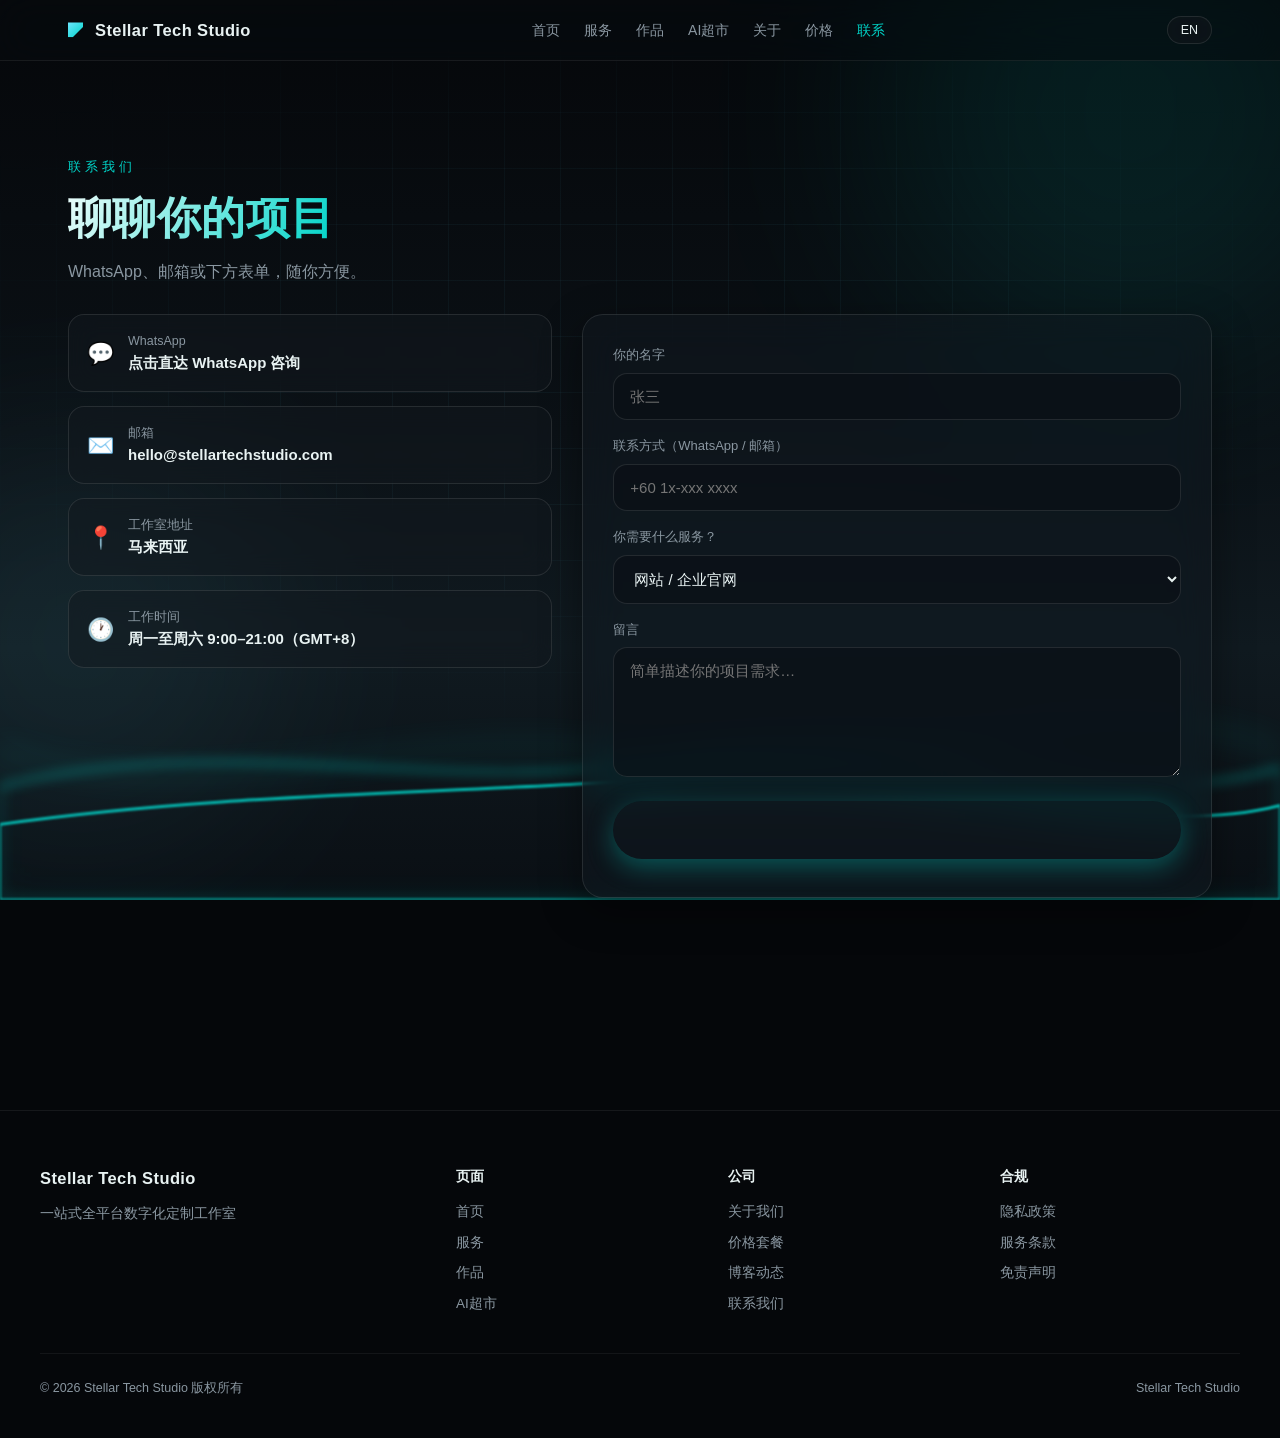
<file: contact.html>
<!DOCTYPE html>
<html lang="zh-CN">
<head>
<meta charset="UTF-8" />
<meta name="viewport" content="width=device-width, initial-scale=1.0" />
<title>联系我们 · Stellar Tech Studio</title>
<meta name="description" content="Stellar Tech Studio 联系我们：WhatsApp、邮箱、地址与在线咨询表单。" />
<link rel="stylesheet" href="css/style.css" />
</head>
<body>
<div class="bg" aria-hidden="true"><div class="bg-gradient"></div>
<svg class="silk silk-1" viewBox="0 0 1440 320" preserveAspectRatio="none"><path class="silk-path" d="M0,192 C240,288 480,96 720,160 C960,224 1200,128 1440,192 L1440,320 L0,320 Z"></path></svg>
<svg class="silk silk-2" viewBox="0 0 1440 320" preserveAspectRatio="none"><path class="silk-path" d="M0,224 C260,128 520,288 760,224 C1000,160 1240,256 1440,208 L1440,320 L0,320 Z"></path></svg>
<svg class="silk silk-3" viewBox="0 0 1440 320" preserveAspectRatio="none"><path class="silk-path" d="M0,256 C280,192 560,288 800,248 C1040,208 1280,272 1440,240 L1440,320 L0,320 Z"></path></svg>
<div class="grid-overlay"></div><div class="glow glow-1"></div><div class="glow glow-2"></div></div>
<header class="nav"><div class="nav-inner">
<a href="index.html" class="brand"><span class="brand-mark"></span><span class="brand-name">Stellar Tech Studio</span></a>
<nav class="nav-links">
<a href="index.html" data-nav="index" data-en="Home">首页</a>
<a href="services.html" data-nav="services" data-en="Services">服务</a>
<a href="portfolio.html" data-nav="portfolio" data-en="Work">作品</a>
<a href="ai-store.html" data-nav="ai-store" data-en="AI Store">AI超市</a>
<a href="about.html" data-nav="about" data-en="About">关于</a>
<a href="pricing.html" data-nav="pricing" data-en="Pricing">价格</a>
<a href="contact.html" data-nav="contact" data-en="Contact">联系</a>
</nav>
<div class="nav-actions"><button class="lang-toggle" type="button">EN</button><button class="hamburger" type="button" aria-label="menu"><span></span><span></span><span></span></button></div>
</div></header>
<main class="wrap">
<section style="padding-top:24px"><p class="eyebrow" data-en="CONTACT">联系我们</p><h1 class="h2" style="font-size:clamp(30px,5vw,44px)"><span class="grad" data-en="Let's Talk">聊聊你的项目</span></h1><p class="lead" data-en="WhatsApp, email or the form below — whichever you prefer.">WhatsApp、邮箱或下方表单，随你方便。</p></section>
<section class="section" style="padding-top:30px">
<div class="contact-grid">
<div>
<div class="contact-item"><span class="emoji">💬</span><div><div class="lbl" data-en="WhatsApp">WhatsApp</div><div class="val" data-en="Tap to chat on WhatsApp">点击直达 WhatsApp 咨询</div></div></div>
<div class="contact-item"><span class="emoji">✉️</span><div><div class="lbl" data-en="Email">邮箱</div><div class="val">hello@stellartechstudio.com</div></div></div>
<div class="contact-item"><span class="emoji">📍</span><div><div class="lbl" data-en="Studio">工作室地址</div><div class="val" data-en="Malaysia">马来西亚</div></div></div>
<div class="contact-item"><span class="emoji">🕐</span><div><div class="lbl" data-en="Hours">工作时间</div><div class="val" data-en="Mon–Sat, 9:00–21:00 (GMT+8)">周一至周六 9:00–21:00（GMT+8）</div></div></div>
</div>
<div class="card form" style="padding:30px">
<label data-en="Your Name">你的名字</label>
<input type="text" placeholder="张三" data-en-placeholder="Your name" />
<label data-en="Contact (WhatsApp / Email)">联系方式（WhatsApp / 邮箱）</label>
<input type="text" placeholder="+60 1x-xxx xxxx" data-en-placeholder="+60 1x-xxx xxxx" />
<label data-en="What do you need?">你需要什么服务？</label>
<select>
<option data-en="Website / Official site">网站 / 企业官网</option>
<option data-en="Mobile APP (iOS / Android)">手机 APP（iOS / Android）</option>
<option data-en="Backend / System">后台 / 系统开发</option>
<option data-en="UI / Visual design">UI / 视觉设计</option>
<option data-en="Payment integration">支付对接</option>
<option data-en="AI tool / AI customer service">AI 工具 / AI 客服</option>
<option data-en="Other">其他</option>
</select>
<label data-en="Message">留言</label>
<textarea placeholder="简单描述你的项目需求…" data-en-placeholder="Briefly describe your project…"></textarea>
<button class="btn btn-primary btn-lg" style="width:100%" data-en="Send Inquiry">发送咨询</button>
</div>
</div>
</section>
</main>
<footer class="footer"><div class="footer-inner">
<div><span class="brand-name">Stellar Tech Studio</span><p data-en="One-stop full-platform digital customization studio.">一站式全平台数字化定制工作室</p></div>
<div><h4 data-en="Pages">页面</h4><a href="index.html" data-en="Home">首页</a><a href="services.html" data-en="Services">服务</a><a href="portfolio.html" data-en="Work">作品</a><a href="ai-store.html" data-en="AI Store">AI超市</a></div>
<div><h4 data-en="Company">公司</h4><a href="about.html" data-en="About">关于我们</a><a href="pricing.html" data-en="Pricing">价格套餐</a><a href="blog.html" data-en="Blog">博客动态</a><a href="contact.html" data-en="Contact">联系我们</a></div>
<div><h4 data-en="Legal">合规</h4><a href="privacy.html" data-en="Privacy Policy">隐私政策</a><a href="terms.html" data-en="Terms of Service">服务条款</a><a href="disclaimer.html" data-en="Disclaimers">免责声明</a></div>
</div>
<div class="footer-bottom"><span data-en="© 2026 Stellar Tech Studio. All rights reserved.">© 2026 Stellar Tech Studio 版权所有</span><span>Stellar Tech Studio</span></div></footer>
<script src="js/main.js"></script>
</body></html>
</file>
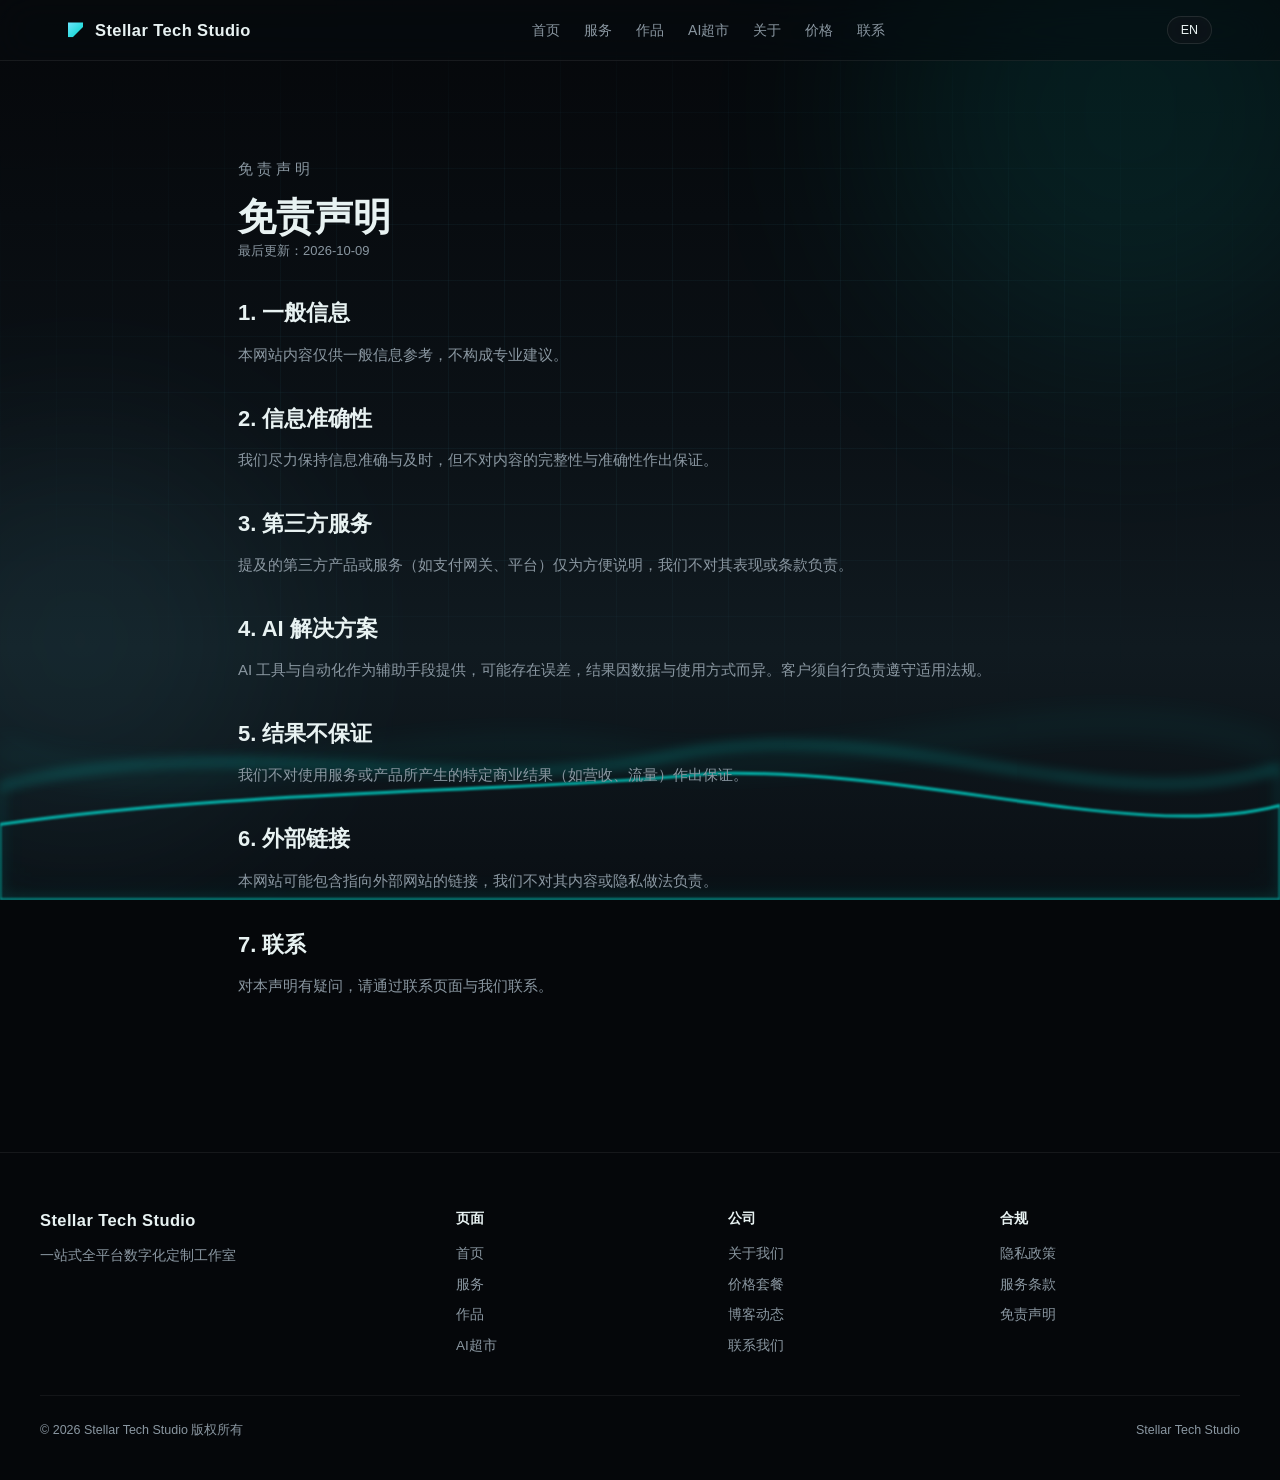
<file: disclaimer.html>
<!DOCTYPE html>
<html lang="zh-CN">
<head>
<meta charset="UTF-8" />
<meta name="viewport" content="width=device-width, initial-scale=1.0" />
<title>免责声明 · Stellar Tech Studio</title>
<meta name="description" content="Stellar Tech Studio 免责声明。" />
<link rel="stylesheet" href="css/style.css" />
</head>
<body>
<div class="bg" aria-hidden="true"><div class="bg-gradient"></div>
<svg class="silk silk-1" viewBox="0 0 1440 320" preserveAspectRatio="none"><path class="silk-path" d="M0,192 C240,288 480,96 720,160 C960,224 1200,128 1440,192 L1440,320 L0,320 Z"></path></svg>
<svg class="silk silk-2" viewBox="0 0 1440 320" preserveAspectRatio="none"><path class="silk-path" d="M0,224 C260,128 520,288 760,224 C1000,160 1240,256 1440,208 L1440,320 L0,320 Z"></path></svg>
<svg class="silk silk-3" viewBox="0 0 1440 320" preserveAspectRatio="none"><path class="silk-path" d="M0,256 C280,192 560,288 800,248 C1040,208 1280,272 1440,240 L1440,320 L0,320 Z"></path></svg>
<div class="grid-overlay"></div><div class="glow glow-1"></div><div class="glow glow-2"></div></div>
<header class="nav"><div class="nav-inner">
<a href="index.html" class="brand"><span class="brand-mark"></span><span class="brand-name">Stellar Tech Studio</span></a>
<nav class="nav-links">
<a href="index.html" data-nav="index" data-en="Home">首页</a>
<a href="services.html" data-nav="services" data-en="Services">服务</a>
<a href="portfolio.html" data-nav="portfolio" data-en="Work">作品</a>
<a href="ai-store.html" data-nav="ai-store" data-en="AI Store">AI超市</a>
<a href="about.html" data-nav="about" data-en="About">关于</a>
<a href="pricing.html" data-nav="pricing" data-en="Pricing">价格</a>
<a href="contact.html" data-nav="contact" data-en="Contact">联系</a>
</nav>
<div class="nav-actions"><button class="lang-toggle" type="button">EN</button><button class="hamburger" type="button" aria-label="menu"><span></span><span></span><span></span></button></div>
</div></header>
<main class="wrap wrap-narrow prose">
<section style="padding-top:24px"><p class="eyebrow" data-en="DISCLAIMERS">免责声明</p><h1 class="h2" style="font-size:clamp(28px,4vw,38px)" data-en="Disclaimers">免责声明</h1><p class="updated" data-en="Last updated: 2026-10-09">最后更新：2026-10-09</p></section>
<h2 data-en="1. General Information">1. 一般信息</h2>
<p data-en="The content on this website is provided for general information purposes only and does not constitute professional advice.">本网站内容仅供一般信息参考，不构成专业建议。</p>
<h2 data-en="2. Accuracy">2. 信息准确性</h2>
<p data-en="While we strive to keep information accurate and up to date, we make no warranties about the completeness or accuracy of the content.">我们尽力保持信息准确与及时，但不对内容的完整性与准确性作出保证。</p>
<h2 data-en="3. Third-Party Services">3. 第三方服务</h2>
<p data-en="References to third-party products or services (e.g. payment gateways, platforms) are for convenience only. We are not responsible for their performance or terms.">提及的第三方产品或服务（如支付网关、平台）仅为方便说明，我们不对其表现或条款负责。</p>
<h2 data-en="4. AI Solutions">4. AI 解决方案</h2>
<p data-en="AI-powered tools and automations are provided as aids and may not be error-free. Results may vary based on data and usage. Clients remain responsible for compliance with applicable regulations.">AI 工具与自动化作为辅助手段提供，可能存在误差，结果因数据与使用方式而异。客户须自行负责遵守适用法规。</p>
<h2 data-en="5. No Guarantee of Results">5. 结果不保证</h2>
<p data-en="We do not guarantee specific business outcomes (e.g. revenue, traffic) from the use of our services or products.">我们不对使用服务或产品所产生的特定商业结果（如营收、流量）作出保证。</p>
<h2 data-en="6. External Links">6. 外部链接</h2>
<p data-en="This website may contain links to external sites. We are not responsible for their content or privacy practices.">本网站可能包含指向外部网站的链接，我们不对其内容或隐私做法负责。</p>
<h2 data-en="7. Contact">7. 联系</h2>
<p data-en="For questions about this disclaimer, contact us via our contact page.">对本声明有疑问，请通过联系页面与我们联系。</p>
</main>
<footer class="footer"><div class="footer-inner">
<div><span class="brand-name">Stellar Tech Studio</span><p data-en="One-stop full-platform digital customization studio.">一站式全平台数字化定制工作室</p></div>
<div><h4 data-en="Pages">页面</h4><a href="index.html" data-en="Home">首页</a><a href="services.html" data-en="Services">服务</a><a href="portfolio.html" data-en="Work">作品</a><a href="ai-store.html" data-en="AI Store">AI超市</a></div>
<div><h4 data-en="Company">公司</h4><a href="about.html" data-en="About">关于我们</a><a href="pricing.html" data-en="Pricing">价格套餐</a><a href="blog.html" data-en="Blog">博客动态</a><a href="contact.html" data-en="Contact">联系我们</a></div>
<div><h4 data-en="Legal">合规</h4><a href="privacy.html" data-en="Privacy Policy">隐私政策</a><a href="terms.html" data-en="Terms of Service">服务条款</a><a href="disclaimer.html" data-en="Disclaimers">免责声明</a></div>
</div>
<div class="footer-bottom"><span data-en="© 2026 Stellar Tech Studio. All rights reserved.">© 2026 Stellar Tech Studio 版权所有</span><span>Stellar Tech Studio</span></div></footer>
<script src="js/main.js"></script>
</body></html>
</file>
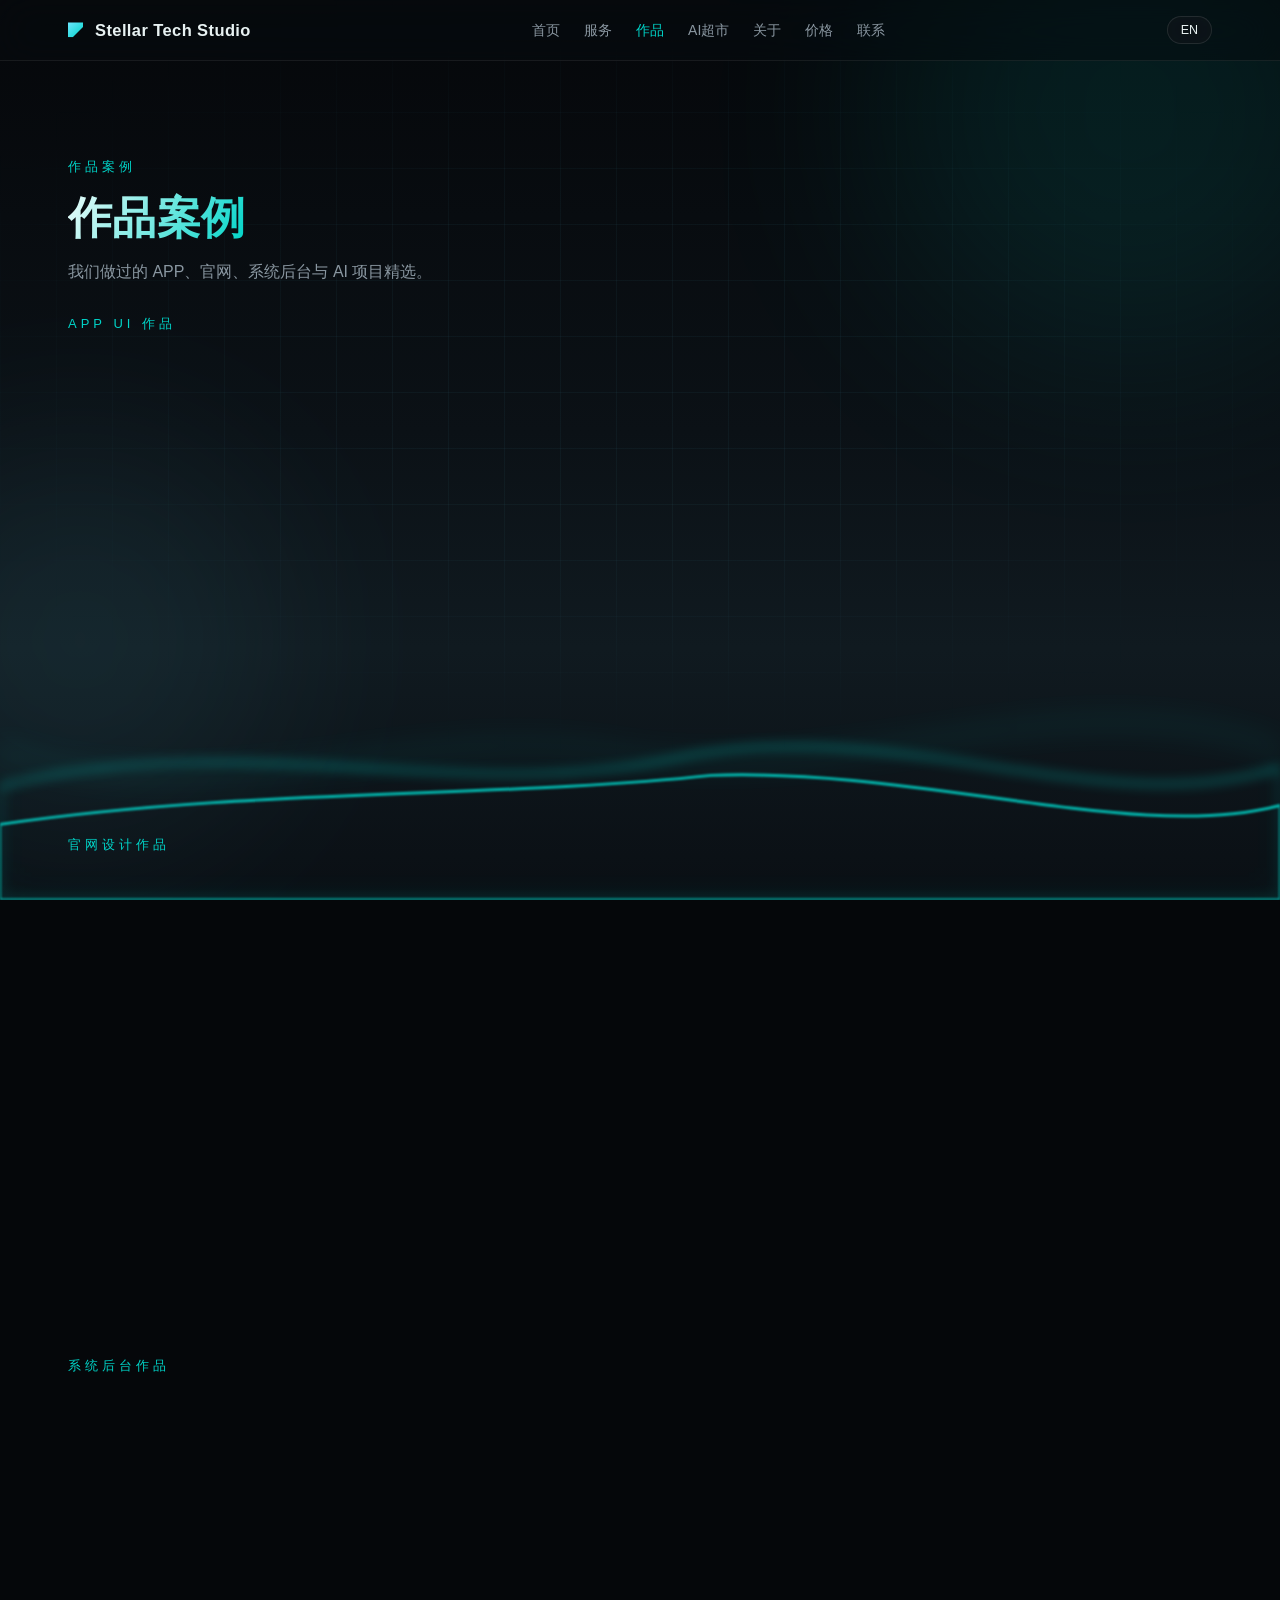
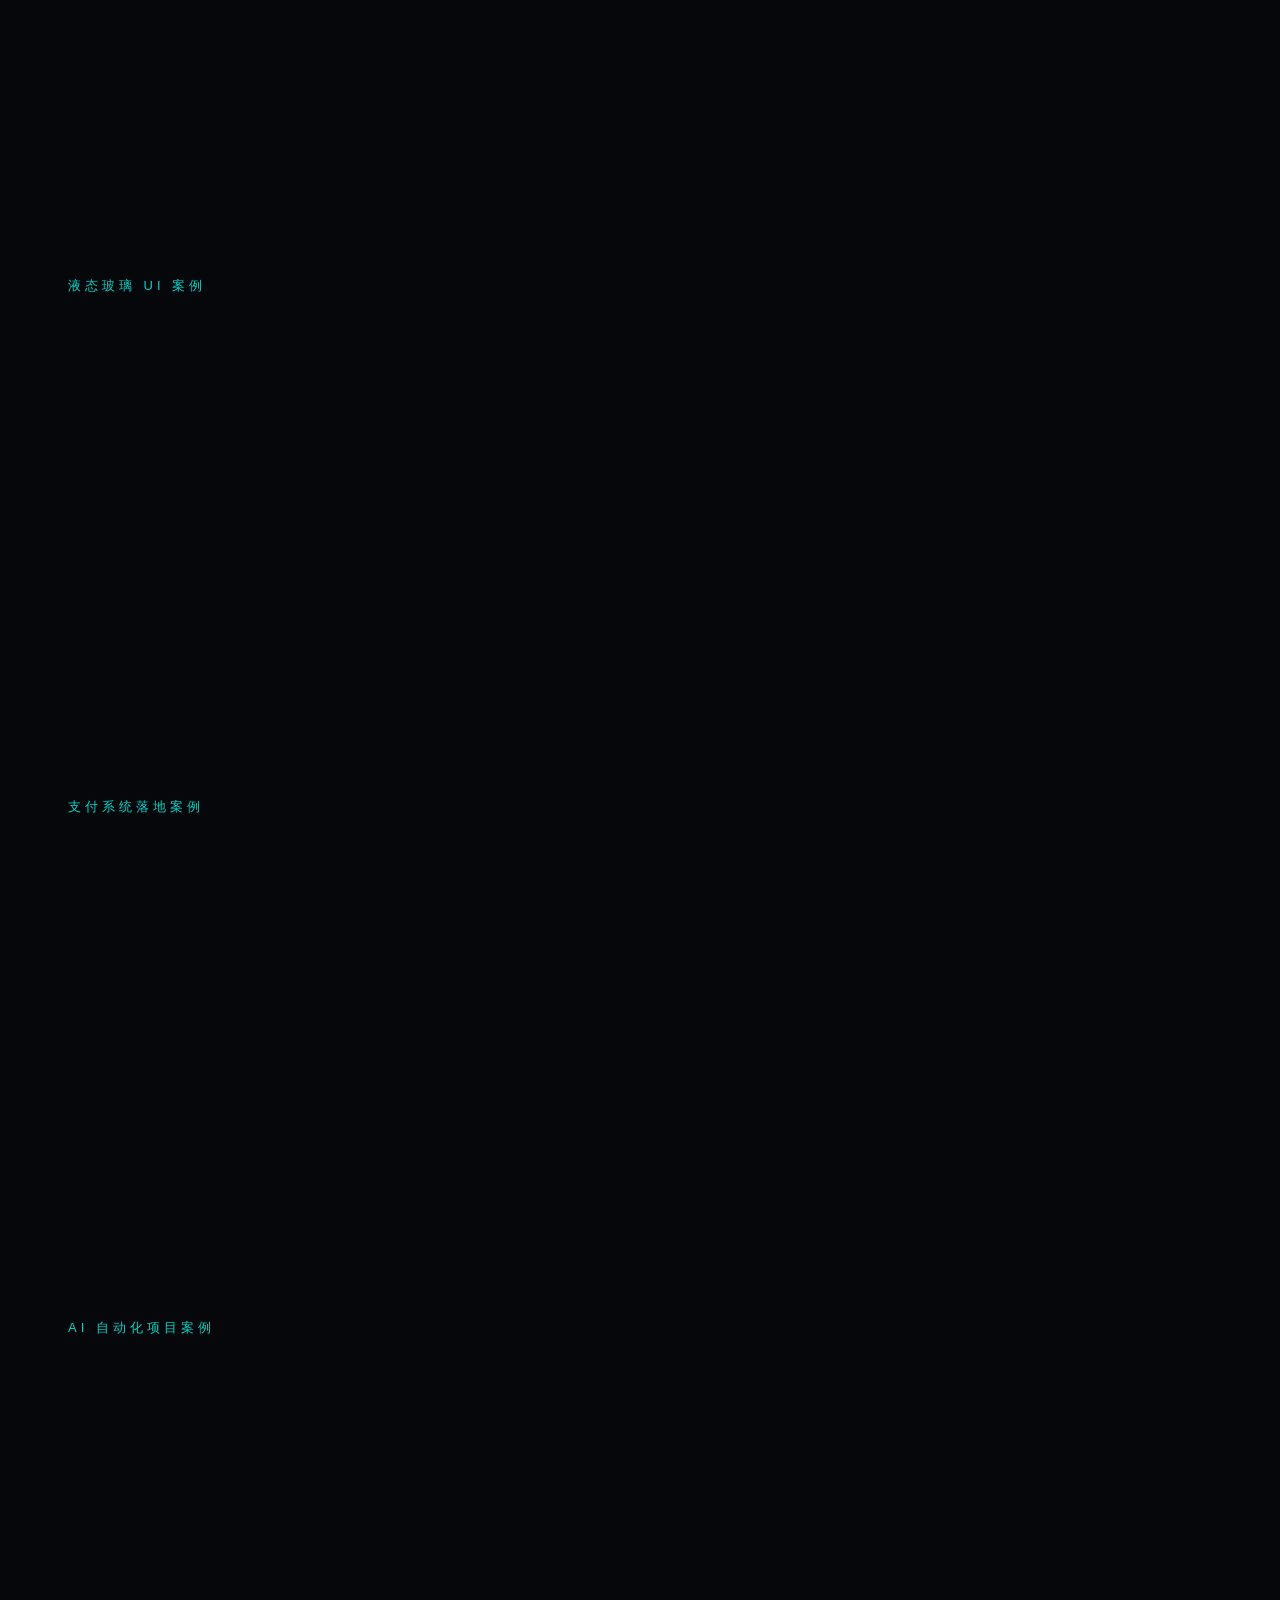
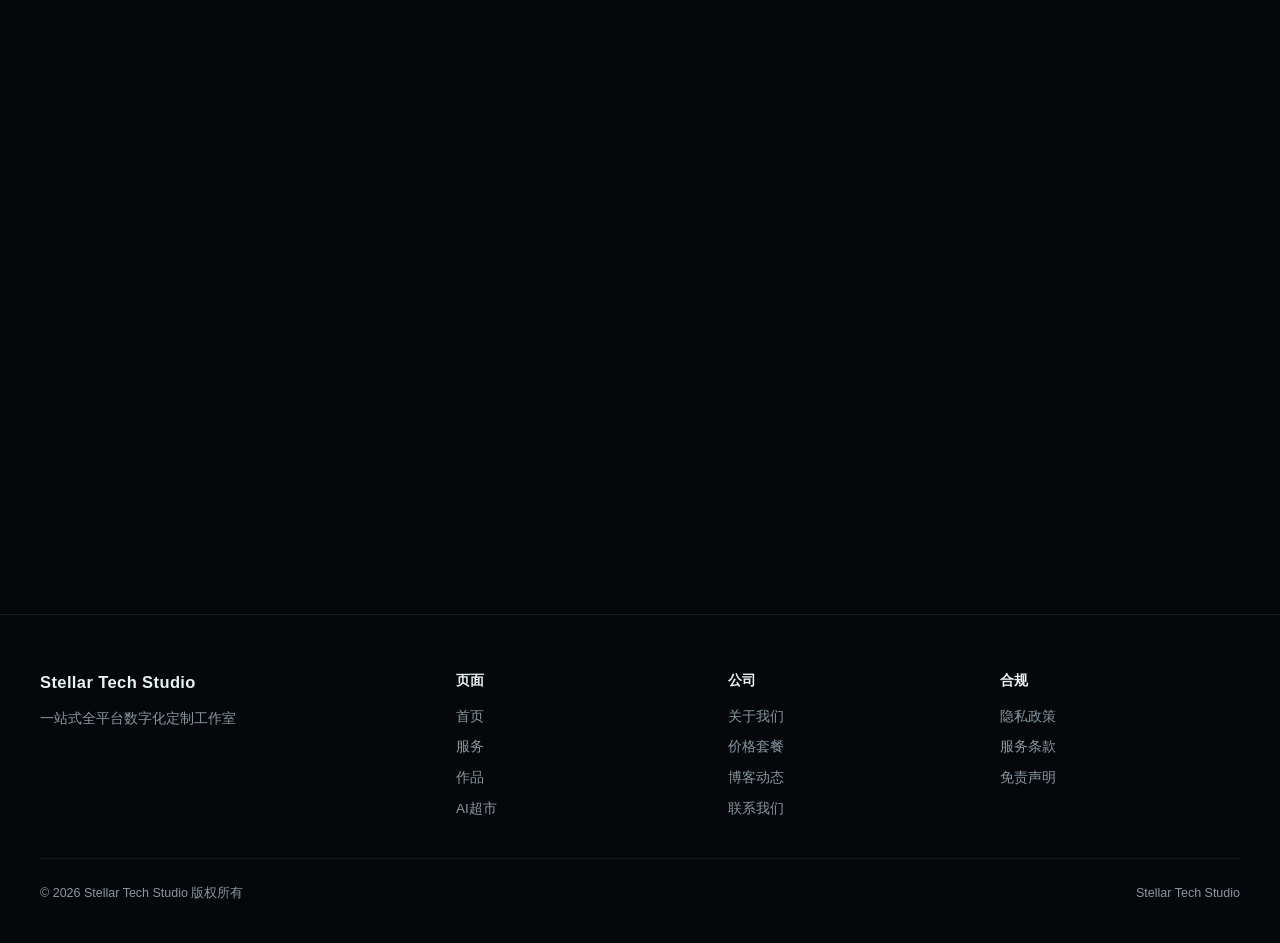
<file: portfolio.html>
<!DOCTYPE html>
<html lang="zh-CN">
<head>
<meta charset="UTF-8" />
<meta name="viewport" content="width=device-width, initial-scale=1.0" />
<title>作品案例 · Stellar Tech Studio</title>
<meta name="description" content="Stellar Tech Studio 作品案例：APP UI、官网设计、系统后台、液态玻璃、支付系统、AI自动化。" />
<link rel="stylesheet" href="css/style.css" />
</head>
<body>
<div class="bg" aria-hidden="true"><div class="bg-gradient"></div>
<svg class="silk silk-1" viewBox="0 0 1440 320" preserveAspectRatio="none"><path class="silk-path" d="M0,192 C240,288 480,96 720,160 C960,224 1200,128 1440,192 L1440,320 L0,320 Z"></path></svg>
<svg class="silk silk-2" viewBox="0 0 1440 320" preserveAspectRatio="none"><path class="silk-path" d="M0,224 C260,128 520,288 760,224 C1000,160 1240,256 1440,208 L1440,320 L0,320 Z"></path></svg>
<svg class="silk silk-3" viewBox="0 0 1440 320" preserveAspectRatio="none"><path class="silk-path" d="M0,256 C280,192 560,288 800,248 C1040,208 1280,272 1440,240 L1440,320 L0,320 Z"></path></svg>
<div class="grid-overlay"></div><div class="glow glow-1"></div><div class="glow glow-2"></div></div>
<header class="nav"><div class="nav-inner">
<a href="index.html" class="brand"><span class="brand-mark"></span><span class="brand-name">Stellar Tech Studio</span></a>
<nav class="nav-links">
<a href="index.html" data-nav="index" data-en="Home">首页</a>
<a href="services.html" data-nav="services" data-en="Services">服务</a>
<a href="portfolio.html" data-nav="portfolio" data-en="Work">作品</a>
<a href="ai-store.html" data-nav="ai-store" data-en="AI Store">AI超市</a>
<a href="about.html" data-nav="about" data-en="About">关于</a>
<a href="pricing.html" data-nav="pricing" data-en="Pricing">价格</a>
<a href="contact.html" data-nav="contact" data-en="Contact">联系</a>
</nav>
<div class="nav-actions"><button class="lang-toggle" type="button">EN</button><button class="hamburger" type="button" aria-label="menu"><span></span><span></span><span></span></button></div>
</div></header>
<main class="wrap">
<section style="padding-top:24px"><p class="eyebrow" data-en="PORTFOLIO">作品案例</p><h1 class="h2" style="font-size:clamp(30px,5vw,44px)"><span class="grad" data-en="Our Work">作品案例</span></h1><p class="lead" data-en="A selection of what we've built across apps, websites, systems and AI.">我们做过的 APP、官网、系统后台与 AI 项目精选。</p></section>
<section class="section" style="padding-top:30px"><p class="eyebrow" data-en="APP UI">APP UI 作品</p>
<div class="grid-3"><div class="card pf-card reveal"><div class="corner"></div><div class="pf-thumb">📱</div><h3 data-en="Cross-border Travel App">跨境出行 APP</h3><p data-en="Client, driver and admin — full chain">客户端 / 司机端 / 后台端全链路</p><div class="pf-meta"><span class="chip">KMP</span><span class="chip">Compose</span><span class="chip">iOS</span></div></div>
<div class="card pf-card reveal"><div class="corner"></div><div class="pf-thumb">🍽️</div><h3 data-en="Restaurant POS App">餐饮收银 APP</h3><p data-en="Ordering, checkout and kitchen printing">下单 / 收银 / 后厨打印一体化</p><div class="pf-meta"><span class="chip">POS</span><span class="chip">Android</span><span class="chip">PWA</span></div></div>
<div class="card pf-card reveal"><div class="corner"></div><div class="pf-thumb">📊</div><h3 data-en="Group Dashboard App">集团驾驶舱 APP</h3><p data-en="Multi-business data overview">多业务数据总览</p><div class="pf-meta"><span class="chip">Dashboard</span><span class="chip">KMP</span></div></div></div></section>
<section class="section"><p class="eyebrow" data-en="WEB DESIGN">官网设计作品</p>
<div class="grid-3"><div class="card pf-card reveal"><div class="corner"></div><div class="pf-thumb">🌐</div><h3 data-en="Corporate Brand Site">企业品牌官网</h3><p data-en="Liquid-glass dark tech style">液态玻璃暗黑科技风</p><div class="pf-meta"><span class="chip">Web</span><span class="chip">Responsive</span></div></div>
<div class="card pf-card reveal"><div class="corner"></div><div class="pf-thumb">🏢</div><h3 data-en="Group Portal">集团门户站</h3><p data-en="Unified entry for subsidiaries">多子公司统一入口</p><div class="pf-meta"><span class="chip">Web</span><span class="chip">React</span></div></div>
<div class="card pf-card reveal"><div class="corner"></div><div class="pf-thumb">🛍️</div><h3 data-en="Product Landing Page">产品落地页</h3><p data-en="High-conversion marketing page">高转化营销页</p><div class="pf-meta"><span class="chip">Landing</span><span class="chip">SEO</span></div></div></div></section>
<section class="section"><p class="eyebrow" data-en="BACKEND">系统后台作品</p>
<div class="grid-3"><div class="card pf-card reveal"><div class="corner"></div><div class="pf-thumb">⚙️</div><h3 data-en="Group Management System">集团管理系统</h3><p data-en="Centralized multi-business admin">多业务后台集中管理</p><div class="pf-meta"><span class="chip">Admin</span><span class="chip">Supabase</span></div></div>
<div class="card pf-card reveal"><div class="corner"></div><div class="pf-thumb">💬</div><h3 data-en="Customer Service System">客服管理系统</h3><p data-en="Tickets and conversations">工单与会话管理</p><div class="pf-meta"><span class="chip">Admin</span><span class="chip">Realtime</span></div></div>
<div class="card pf-card reveal"><div class="corner"></div><div class="pf-thumb">💰</div><h3 data-en="Finance Hub">财务中枢</h3><p data-en="Payroll, tax and analytics">薪酬税务经营分析</p><div class="pf-meta"><span class="chip">Finance</span><span class="chip">Edge</span></div></div></div></section>
<section class="section"><p class="eyebrow" data-en="LIQUID GLASS">液态玻璃 UI 案例</p>
<div class="grid-3"><div class="card pf-card reveal"><div class="corner"></div><div class="pf-thumb">✨</div><h3 data-en="Liquid-Glass Site">液态玻璃官网</h3><p data-en="iOS 18 frosted glass feel">iOS18 磨砂轻质感</p><div class="pf-meta"><span class="chip">UI</span><span class="chip">Glass</span></div></div>
<div class="card pf-card reveal"><div class="corner"></div><div class="pf-thumb">📲</div><h3 data-en="Glassmorphism App">玻璃拟态 APP</h3><p data-en="Premium translucent card interactions">高级半透明卡片交互</p><div class="pf-meta"><span class="chip">UI</span><span class="chip">iOS</span></div></div>
<div class="card pf-card reveal"><div class="corner"></div><div class="pf-thumb">🖥️</div><h3 data-en="Glassmorphism Admin">玻璃拟态后台</h3><p data-en="Dark glass admin">深色玻璃质感后台</p><div class="pf-meta"><span class="chip">UI</span><span class="chip">Dark</span></div></div></div></section>
<section class="section"><p class="eyebrow" data-en="PAYMENTS">支付系统落地案例</p>
<div class="grid-3"><div class="card pf-card reveal"><div class="corner"></div><div class="pf-thumb">💳</div><h3 data-en="Multi-Gateway Payments">多通道支付对接</h3><p data-en="WeChat, Alipay, Stripe, TNG">微信 / 支付宝 / Stripe / TNG</p><div class="pf-meta"><span class="chip">Payment</span><span class="chip">API</span></div></div>
<div class="card pf-card reveal"><div class="corner"></div><div class="pf-thumb">🧾</div><h3 data-en="Automated POS">自动收银系统</h3><p data-en="Scan-to-pay auto reconciliation">扫码收款自动对账</p><div class="pf-meta"><span class="chip">POS</span><span class="chip">TNG</span></div></div>
<div class="card pf-card reveal"><div class="corner"></div><div class="pf-thumb">🔐</div><h3 data-en="Payment Security">支付风控</h3><p data-en="Transaction safety and anti-fraud">交易安全与防欺诈</p><div class="pf-meta"><span class="chip">Security</span><span class="chip">API</span></div></div></div></section>
<section class="section"><p class="eyebrow" data-en="AI AUTOMATION">AI 自动化项目案例</p>
<div class="grid-3"><div class="card pf-card reveal"><div class="corner"></div><div class="pf-thumb">🤖</div><h3 data-en="Enterprise AI Chatbot">企业 AI 客服</h3><p data-en="24/7 auto-response">7×24 自动应答</p><div class="pf-meta"><span class="chip">AI</span><span class="chip">Chatbot</span></div></div>
<div class="card pf-card reveal"><div class="corner"></div><div class="pf-thumb">🧠</div><h3 data-en="Personal AI Assistant">私人 AI 助手</h3><p data-en="Dedicated assistant">专属智能助理</p><div class="pf-meta"><span class="chip">AI</span><span class="chip">Assistant</span></div></div>
<div class="card pf-card reveal"><div class="corner"></div><div class="pf-thumb">⚡</div><h3 data-en="Automation Workflow">自动化工作流</h3><p data-en="AI-wired workflows">AI 串联业务流程</p><div class="pf-meta"><span class="chip">AI</span><span class="chip">Automation</span></div></div></div></section>
<section><div class="cta-banner reveal"><h2 data-en="Like what you see?">喜欢这些作品？</h2><p data-en="Let's build the next one for your business.">下一个作品，为你的业务打造。</p><a href="contact.html" class="btn btn-primary btn-lg" data-en="Start Your Project">启动你的项目</a></div></section>
</main>
<footer class="footer"><div class="footer-inner">
<div><span class="brand-name">Stellar Tech Studio</span><p data-en="One-stop full-platform digital customization studio.">一站式全平台数字化定制工作室</p></div>
<div><h4 data-en="Pages">页面</h4><a href="index.html" data-en="Home">首页</a><a href="services.html" data-en="Services">服务</a><a href="portfolio.html" data-en="Work">作品</a><a href="ai-store.html" data-en="AI Store">AI超市</a></div>
<div><h4 data-en="Company">公司</h4><a href="about.html" data-en="About">关于我们</a><a href="pricing.html" data-en="Pricing">价格套餐</a><a href="blog.html" data-en="Blog">博客动态</a><a href="contact.html" data-en="Contact">联系我们</a></div>
<div><h4 data-en="Legal">合规</h4><a href="privacy.html" data-en="Privacy Policy">隐私政策</a><a href="terms.html" data-en="Terms of Service">服务条款</a><a href="disclaimer.html" data-en="Disclaimers">免责声明</a></div>
</div>
<div class="footer-bottom"><span data-en="© 2026 Stellar Tech Studio. All rights reserved.">© 2026 Stellar Tech Studio 版权所有</span><span>Stellar Tech Studio</span></div></footer>
<script src="js/main.js"></script>
</body></html>
</file>
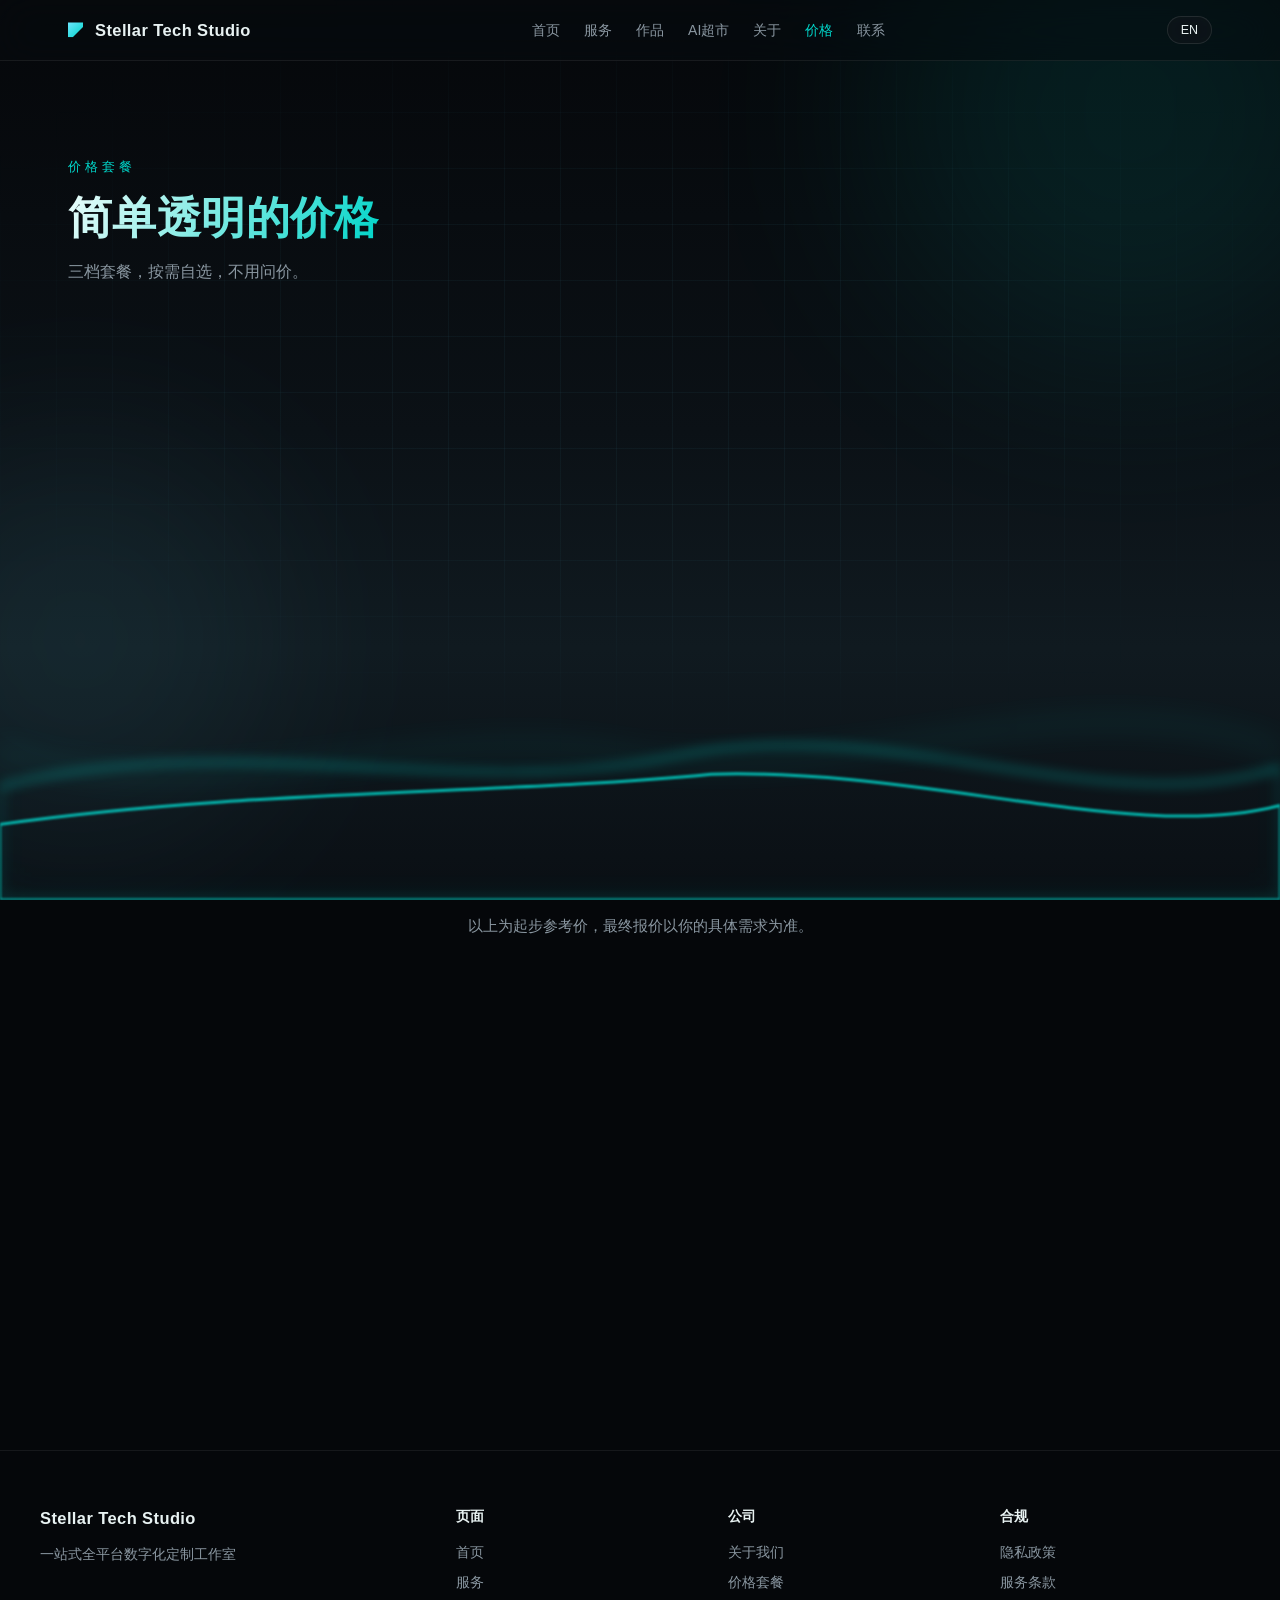
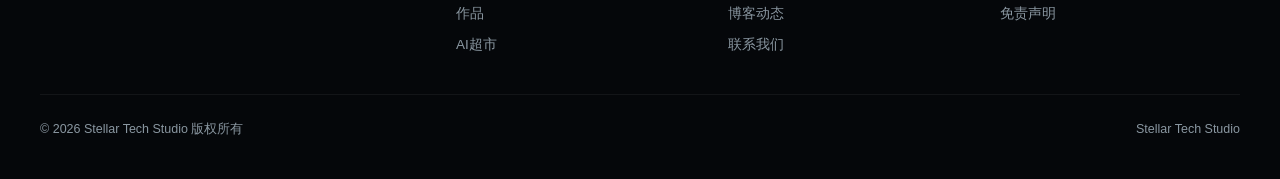
<file: pricing.html>
<!DOCTYPE html>
<html lang="zh-CN">
<head>
<meta charset="UTF-8" />
<meta name="viewport" content="width=device-width, initial-scale=1.0" />
<title>价格套餐 · Stellar Tech Studio</title>
<meta name="description" content="Stellar Tech Studio 三档价格套餐：基础版、进阶版、企业旗舰版。" />
<link rel="stylesheet" href="css/style.css" />
</head>
<body>
<div class="bg" aria-hidden="true"><div class="bg-gradient"></div>
<svg class="silk silk-1" viewBox="0 0 1440 320" preserveAspectRatio="none"><path class="silk-path" d="M0,192 C240,288 480,96 720,160 C960,224 1200,128 1440,192 L1440,320 L0,320 Z"></path></svg>
<svg class="silk silk-2" viewBox="0 0 1440 320" preserveAspectRatio="none"><path class="silk-path" d="M0,224 C260,128 520,288 760,224 C1000,160 1240,256 1440,208 L1440,320 L0,320 Z"></path></svg>
<svg class="silk silk-3" viewBox="0 0 1440 320" preserveAspectRatio="none"><path class="silk-path" d="M0,256 C280,192 560,288 800,248 C1040,208 1280,272 1440,240 L1440,320 L0,320 Z"></path></svg>
<div class="grid-overlay"></div><div class="glow glow-1"></div><div class="glow glow-2"></div></div>
<header class="nav"><div class="nav-inner">
<a href="index.html" class="brand"><span class="brand-mark"></span><span class="brand-name">Stellar Tech Studio</span></a>
<nav class="nav-links">
<a href="index.html" data-nav="index" data-en="Home">首页</a>
<a href="services.html" data-nav="services" data-en="Services">服务</a>
<a href="portfolio.html" data-nav="portfolio" data-en="Work">作品</a>
<a href="ai-store.html" data-nav="ai-store" data-en="AI Store">AI超市</a>
<a href="about.html" data-nav="about" data-en="About">关于</a>
<a href="pricing.html" data-nav="pricing" data-en="Pricing">价格</a>
<a href="contact.html" data-nav="contact" data-en="Contact">联系</a>
</nav>
<div class="nav-actions"><button class="lang-toggle" type="button">EN</button><button class="hamburger" type="button" aria-label="menu"><span></span><span></span><span></span></button></div>
</div></header>
<main class="wrap">
<section style="padding-top:24px"><p class="eyebrow" data-en="PRICING">价格套餐</p><h1 class="h2" style="font-size:clamp(30px,5vw,44px)"><span class="grad" data-en="Simple, Transparent Pricing">简单透明的价格</span></h1><p class="lead" data-en="Three tiers. Pick the one that fits, no need to ask for a quote.">三档套餐，按需自选，不用问价。</p></section>
<section class="section" style="padding-top:30px">
<div class="grid-3" style="align-items:stretch">
<div class="card price-card reveal">
<h3 class="price-name" data-en="Basic">基础版</h3>
<p class="price-tag" data-en="Small website / simple UI">小型网站 / 简单 UI</p>
<div class="price-amount"><span class="cur">RM</span>1,999</div>
<ul class="price-features">
<li data-en="1 simple website or landing page">1 个简单官网 / 落地页</li>
<li data-en="Simple UI design (up to 3 pages)">简单 UI 设计（≤3 页）</li>
<li data-en="Responsive mobile layout">响应式移动端适配</li>
<li data-en="Basic SEO setup">基础 SEO 设置</li>
<li data-en="1 revision round">1 轮修改</li>
</ul>
<a href="contact.html" class="btn btn-ghost" data-en="Choose Basic">选择基础版</a>
</div>
<div class="card price-card featured reveal"><span class="badge-flag" data-en="MOST POPULAR">最受欢迎</span>
<h3 class="price-name" data-en="Pro">进阶版</h3>
<p class="price-tag" data-en="APP + system development">APP + 系统开发</p>
<div class="price-amount"><span class="cur">RM</span>5,999</div>
<ul class="price-features">
<li data-en="iOS / Android APP (single platform)">iOS / Android APP（单平台）</li>
<li data-en="Backend + database setup">后端 + 数据库搭建</li>
<li data-en="Full UI design">全套 UI 设计</li>
<li data-en="Admin management system">管理后台系统</li>
<li data-en="Payment gateway integration (1 channel)">支付网关对接（1 通道）</li>
<li data-en="3 revision rounds">3 轮修改</li>
</ul>
<a href="contact.html" class="btn btn-primary" data-en="Choose Pro">选择进阶版</a>
</div>
<div class="card price-card reveal">
<h3 class="price-name" data-en="Enterprise">企业旗舰版</h3>
<p class="price-tag" data-en="Full digital + AI system">集团全套数字化 + AI 系统</p>
<div class="price-amount">定制</div>
<ul class="price-features">
<li data-en="Multi-platform apps (iOS/Android/Web/PWA)">多端 APP（iOS/Android/Web/PWA）</li>
<li data-en="Full backend + multiple databases">全套后端 + 多数据库</li>
<li data-en="Custom AI system (chatbot / assistant)">定制 AI 系统（客服 / 助手）</li>
<li data-en="Multi-channel payment + POS">多通道支付 + 自动收银</li>
<li data-en="Priority support & maintenance">专属支持与长期维护</li>
</ul>
<a href="contact.html" class="btn btn-ghost" data-en="Contact for Quote">咨询报价</a>
</div>
</div>
<p class="sub" style="margin-top:28px;text-align:center" data-en="Prices are indicative starting points. Final quote depends on your exact requirements.">以上为起步参考价，最终报价以你的具体需求为准。</p>
</section>
<section><div class="cta-banner reveal"><h2 data-en="Need something custom?">需要定制方案？</h2><p data-en="Tell us your scope and get a precise quote within 24 hours.">告诉我们你的需求范围，24 小时内给出精准报价。</p><a href="contact.html" class="btn btn-primary btn-lg" data-en="Request a Quote">获取报价</a></div></section>
</main>
<footer class="footer"><div class="footer-inner">
<div><span class="brand-name">Stellar Tech Studio</span><p data-en="One-stop full-platform digital customization studio.">一站式全平台数字化定制工作室</p></div>
<div><h4 data-en="Pages">页面</h4><a href="index.html" data-en="Home">首页</a><a href="services.html" data-en="Services">服务</a><a href="portfolio.html" data-en="Work">作品</a><a href="ai-store.html" data-en="AI Store">AI超市</a></div>
<div><h4 data-en="Company">公司</h4><a href="about.html" data-en="About">关于我们</a><a href="pricing.html" data-en="Pricing">价格套餐</a><a href="blog.html" data-en="Blog">博客动态</a><a href="contact.html" data-en="Contact">联系我们</a></div>
<div><h4 data-en="Legal">合规</h4><a href="privacy.html" data-en="Privacy Policy">隐私政策</a><a href="terms.html" data-en="Terms of Service">服务条款</a><a href="disclaimer.html" data-en="Disclaimers">免责声明</a></div>
</div>
<div class="footer-bottom"><span data-en="© 2026 Stellar Tech Studio. All rights reserved.">© 2026 Stellar Tech Studio 版权所有</span><span>Stellar Tech Studio</span></div></footer>
<script src="js/main.js"></script>
</body></html>
</file>
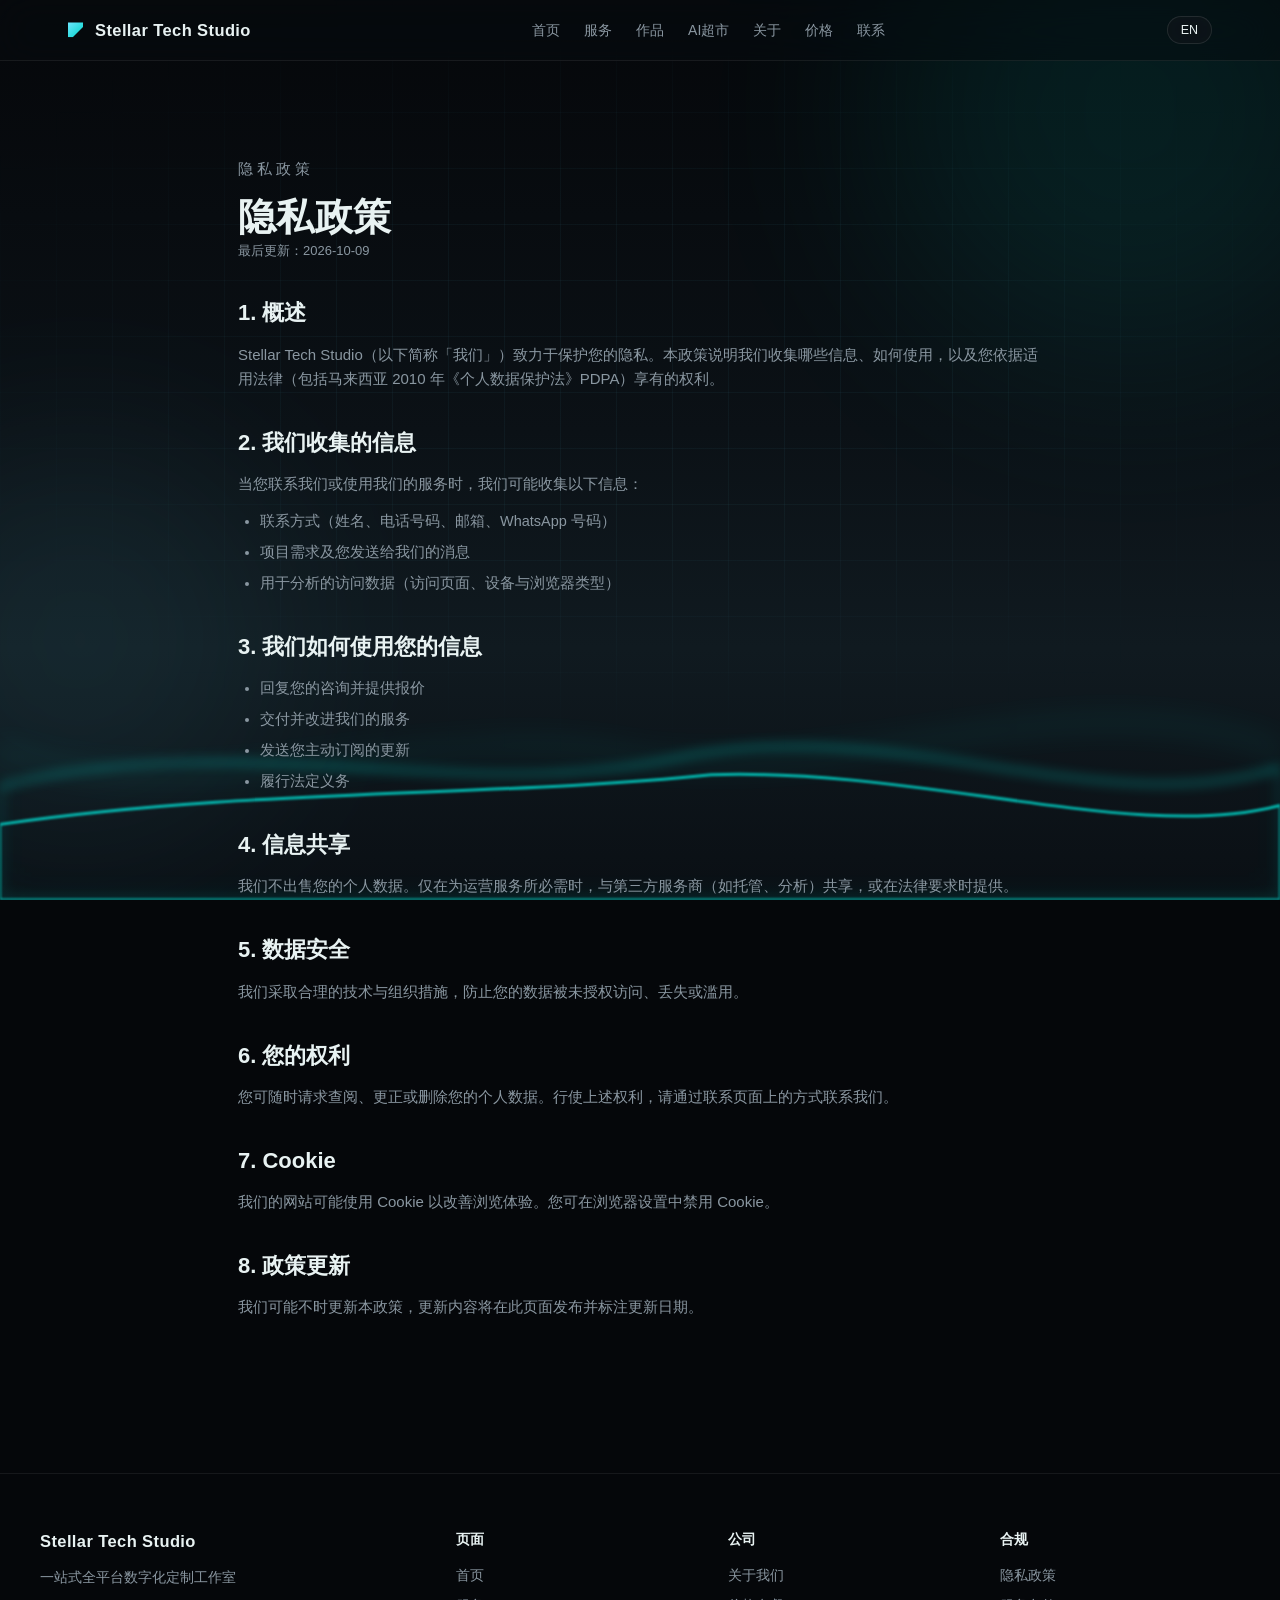
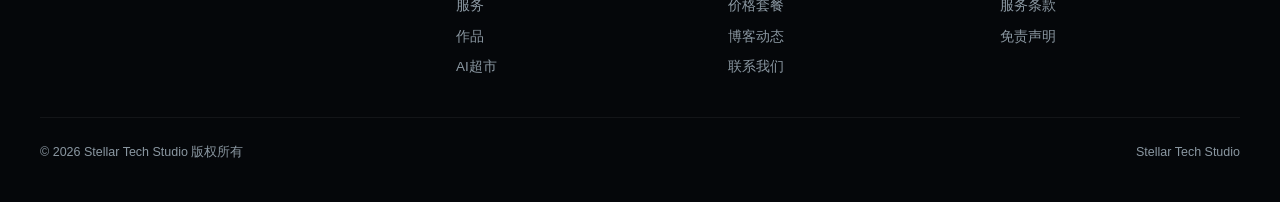
<file: privacy.html>
<!DOCTYPE html>
<html lang="zh-CN">
<head>
<meta charset="UTF-8" />
<meta name="viewport" content="width=device-width, initial-scale=1.0" />
<title>隐私政策 · Stellar Tech Studio</title>
<meta name="description" content="Stellar Tech Studio 隐私政策。" />
<link rel="stylesheet" href="css/style.css" />
</head>
<body>
<div class="bg" aria-hidden="true"><div class="bg-gradient"></div>
<svg class="silk silk-1" viewBox="0 0 1440 320" preserveAspectRatio="none"><path class="silk-path" d="M0,192 C240,288 480,96 720,160 C960,224 1200,128 1440,192 L1440,320 L0,320 Z"></path></svg>
<svg class="silk silk-2" viewBox="0 0 1440 320" preserveAspectRatio="none"><path class="silk-path" d="M0,224 C260,128 520,288 760,224 C1000,160 1240,256 1440,208 L1440,320 L0,320 Z"></path></svg>
<svg class="silk silk-3" viewBox="0 0 1440 320" preserveAspectRatio="none"><path class="silk-path" d="M0,256 C280,192 560,288 800,248 C1040,208 1280,272 1440,240 L1440,320 L0,320 Z"></path></svg>
<div class="grid-overlay"></div><div class="glow glow-1"></div><div class="glow glow-2"></div></div>
<header class="nav"><div class="nav-inner">
<a href="index.html" class="brand"><span class="brand-mark"></span><span class="brand-name">Stellar Tech Studio</span></a>
<nav class="nav-links">
<a href="index.html" data-nav="index" data-en="Home">首页</a>
<a href="services.html" data-nav="services" data-en="Services">服务</a>
<a href="portfolio.html" data-nav="portfolio" data-en="Work">作品</a>
<a href="ai-store.html" data-nav="ai-store" data-en="AI Store">AI超市</a>
<a href="about.html" data-nav="about" data-en="About">关于</a>
<a href="pricing.html" data-nav="pricing" data-en="Pricing">价格</a>
<a href="contact.html" data-nav="contact" data-en="Contact">联系</a>
</nav>
<div class="nav-actions"><button class="lang-toggle" type="button">EN</button><button class="hamburger" type="button" aria-label="menu"><span></span><span></span><span></span></button></div>
</div></header>
<main class="wrap wrap-narrow prose">
<section style="padding-top:24px"><p class="eyebrow" data-en="PRIVACY POLICY">隐私政策</p><h1 class="h2" style="font-size:clamp(28px,4vw,38px)" data-en="Privacy Policy">隐私政策</h1><p class="updated" data-en="Last updated: 2026-10-09">最后更新：2026-10-09</p></section>
<h2 data-en="1. Overview">1. 概述</h2>
<p data-en="Stellar Tech Studio ("we", "us") is committed to protecting your privacy. This policy explains what information we collect, how we use it, and your rights under applicable law, including the Malaysian Personal Data Protection Act 2010 (PDPA).">Stellar Tech Studio（以下简称「我们」）致力于保护您的隐私。本政策说明我们收集哪些信息、如何使用，以及您依据适用法律（包括马来西亚 2010 年《个人数据保护法》PDPA）享有的权利。</p>
<h2 data-en="2. Information We Collect">2. 我们收集的信息</h2>
<p data-en="We may collect the following information when you contact us or use our services:">当您联系我们或使用我们的服务时，我们可能收集以下信息：</p>
<ul>
<li data-en="Contact details (name, phone number, email address, WhatsApp number)">联系方式（姓名、电话号码、邮箱、WhatsApp 号码）</li>
<li data-en="Project requirements and messages you send us">项目需求及您发送给我们的消息</li>
<li data-en="Usage data (pages visited, device and browser type) for analytics">用于分析的访问数据（访问页面、设备与浏览器类型）</li>
</ul>
<h2 data-en="3. How We Use Your Information">3. 我们如何使用您的信息</h2>
<ul>
<li data-en="To respond to your inquiries and provide quotes">回复您的咨询并提供报价</li>
<li data-en="To deliver and improve our services">交付并改进我们的服务</li>
<li data-en="To send updates you have requested">发送您主动订阅的更新</li>
<li data-en="To comply with legal obligations">履行法定义务</li>
</ul>
<h2 data-en="4. Data Sharing">4. 信息共享</h2>
<p data-en="We do not sell your personal data. We only share data with third-party service providers (e.g. hosting, analytics) as necessary to operate our services, or when required by law.">我们不出售您的个人数据。仅在为运营服务所必需时，与第三方服务商（如托管、分析）共享，或在法律要求时提供。</p>
<h2 data-en="5. Data Security">5. 数据安全</h2>
<p data-en="We use reasonable technical and organizational measures to protect your data against unauthorized access, loss or misuse.">我们采取合理的技术与组织措施，防止您的数据被未授权访问、丢失或滥用。</p>
<h2 data-en="6. Your Rights">6. 您的权利</h2>
<p data-en="You may request access to, correction of, or deletion of your personal data at any time. To exercise these rights, contact us via the details on our contact page.">您可随时请求查阅、更正或删除您的个人数据。行使上述权利，请通过联系页面上的方式联系我们。</p>
<h2 data-en="7. Cookies">7. Cookie</h2>
<p data-en="Our website may use cookies to enhance your browsing experience. You can disable cookies in your browser settings.">我们的网站可能使用 Cookie 以改善浏览体验。您可在浏览器设置中禁用 Cookie。</p>
<h2 data-en="8. Changes to This Policy">8. 政策更新</h2>
<p data-en="We may update this policy from time to time. Changes will be posted on this page with an updated date.">我们可能不时更新本政策，更新内容将在此页面发布并标注更新日期。</p>
</main>
<footer class="footer"><div class="footer-inner">
<div><span class="brand-name">Stellar Tech Studio</span><p data-en="One-stop full-platform digital customization studio.">一站式全平台数字化定制工作室</p></div>
<div><h4 data-en="Pages">页面</h4><a href="index.html" data-en="Home">首页</a><a href="services.html" data-en="Services">服务</a><a href="portfolio.html" data-en="Work">作品</a><a href="ai-store.html" data-en="AI Store">AI超市</a></div>
<div><h4 data-en="Company">公司</h4><a href="about.html" data-en="About">关于我们</a><a href="pricing.html" data-en="Pricing">价格套餐</a><a href="blog.html" data-en="Blog">博客动态</a><a href="contact.html" data-en="Contact">联系我们</a></div>
<div><h4 data-en="Legal">合规</h4><a href="privacy.html" data-en="Privacy Policy">隐私政策</a><a href="terms.html" data-en="Terms of Service">服务条款</a><a href="disclaimer.html" data-en="Disclaimers">免责声明</a></div>
</div>
<div class="footer-bottom"><span data-en="© 2026 Stellar Tech Studio. All rights reserved.">© 2026 Stellar Tech Studio 版权所有</span><span>Stellar Tech Studio</span></div></footer>
<script src="js/main.js"></script>
</body></html>
</file>
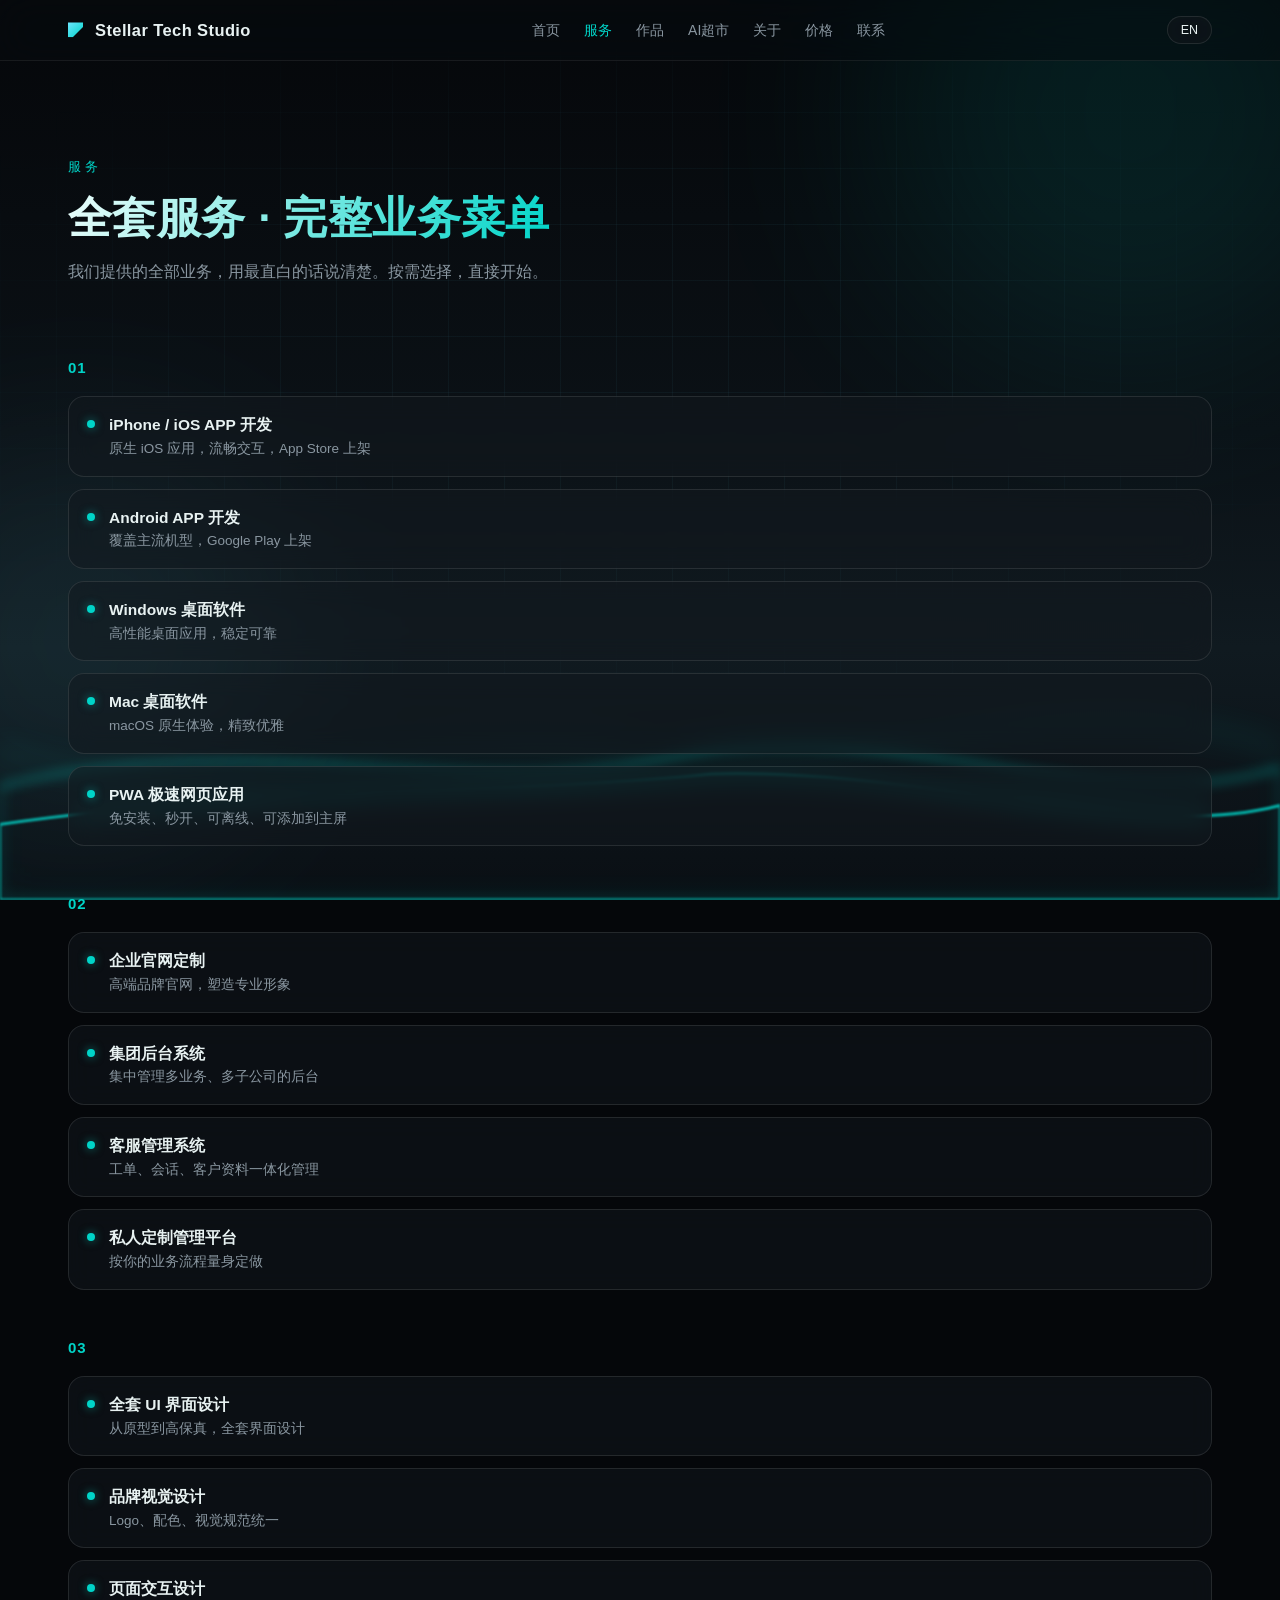
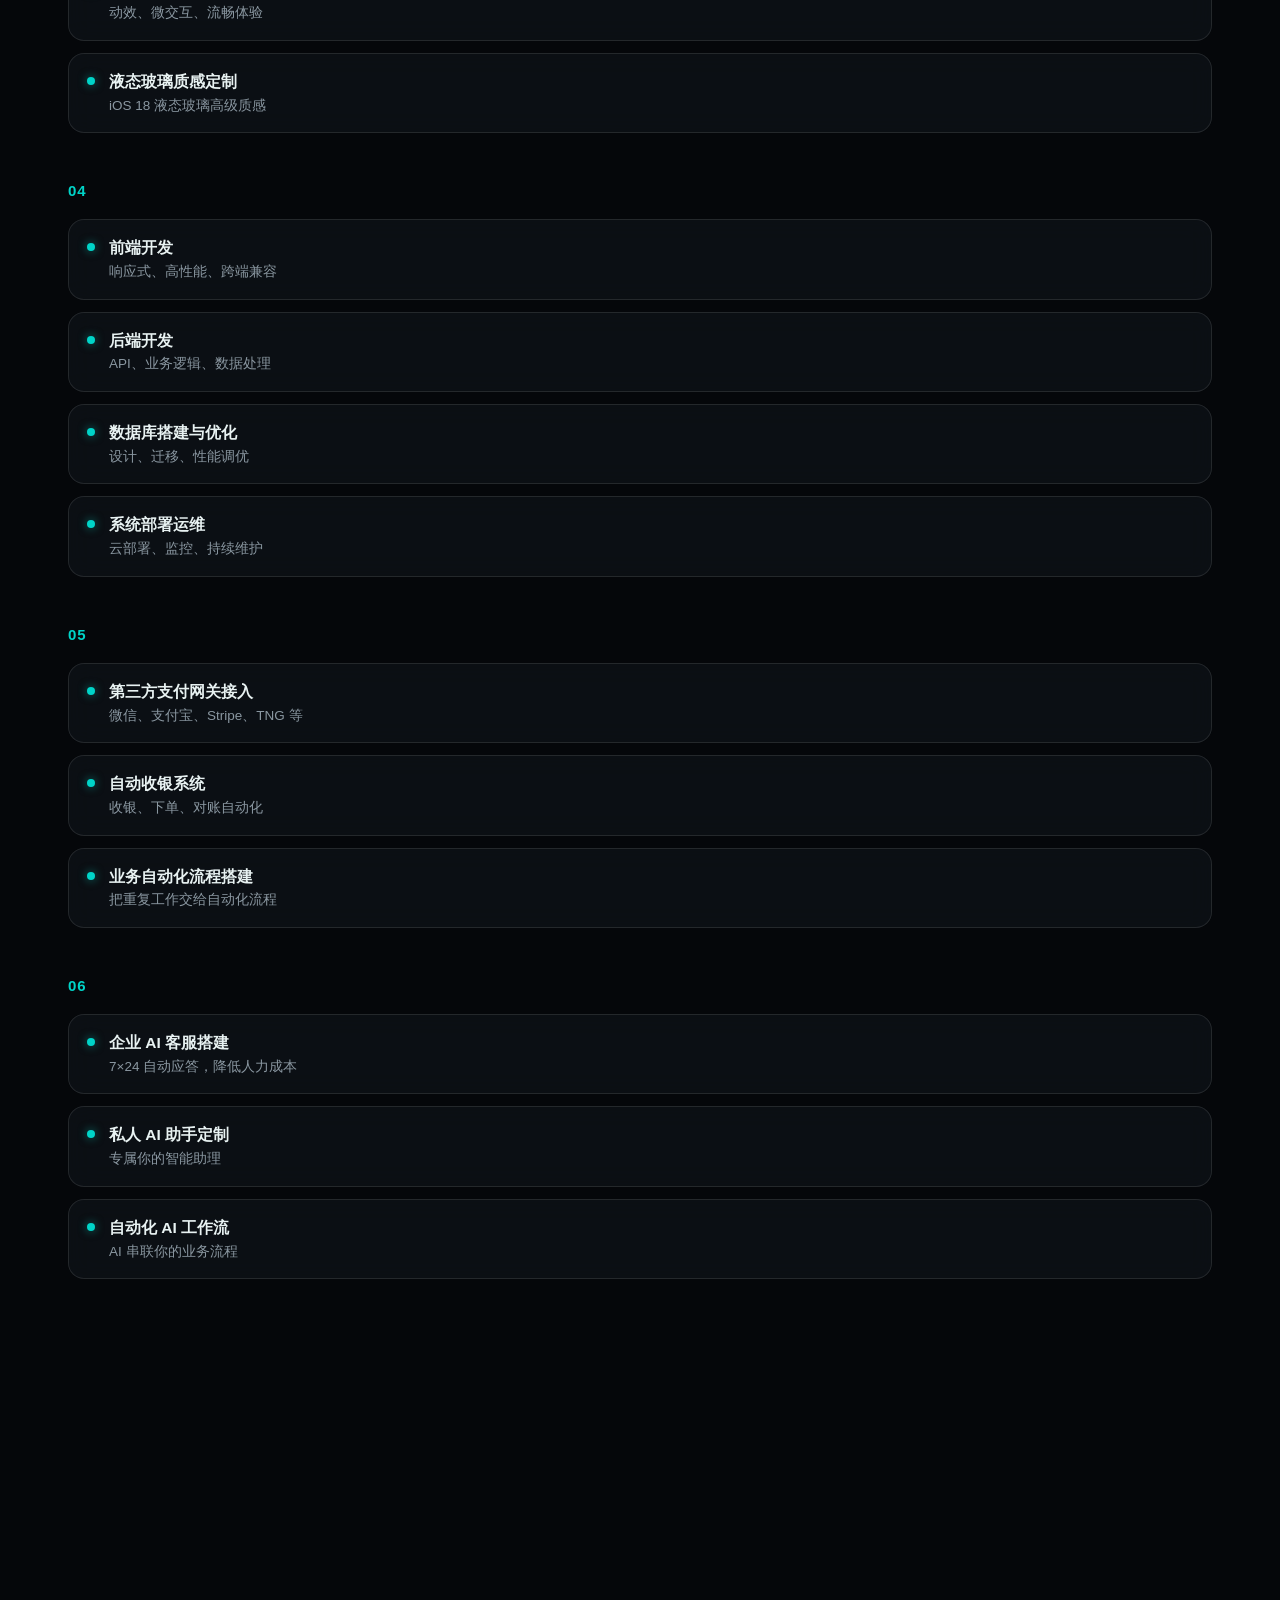
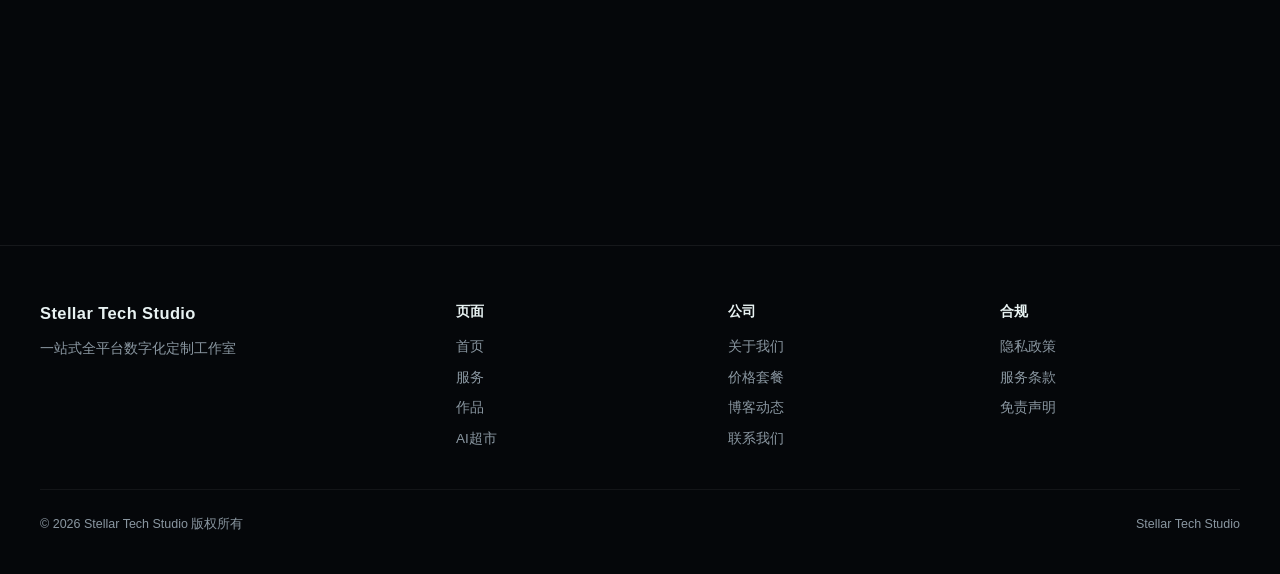
<file: services.html>
<!DOCTYPE html>
<html lang="zh-CN">
<head>
<meta charset="UTF-8" />
<meta name="viewport" content="width=device-width, initial-scale=1.0" />
<title>全套服务 · Stellar Tech Studio</title>
<meta name="description" content="Stellar Tech Studio 全套服务：全平台应用、网站系统、UI设计、全栈开发、支付对接、AI定制。" />
<link rel="stylesheet" href="css/style.css" />
</head>
<body>
<div class="bg" aria-hidden="true"><div class="bg-gradient"></div>
<svg class="silk silk-1" viewBox="0 0 1440 320" preserveAspectRatio="none"><path class="silk-path" d="M0,192 C240,288 480,96 720,160 C960,224 1200,128 1440,192 L1440,320 L0,320 Z"></path></svg>
<svg class="silk silk-2" viewBox="0 0 1440 320" preserveAspectRatio="none"><path class="silk-path" d="M0,224 C260,128 520,288 760,224 C1000,160 1240,256 1440,208 L1440,320 L0,320 Z"></path></svg>
<svg class="silk silk-3" viewBox="0 0 1440 320" preserveAspectRatio="none"><path class="silk-path" d="M0,256 C280,192 560,288 800,248 C1040,208 1280,272 1440,240 L1440,320 L0,320 Z"></path></svg>
<div class="grid-overlay"></div><div class="glow glow-1"></div><div class="glow glow-2"></div></div>
<header class="nav"><div class="nav-inner">
<a href="index.html" class="brand"><span class="brand-mark"></span><span class="brand-name">Stellar Tech Studio</span></a>
<nav class="nav-links">
<a href="index.html" data-nav="index" data-en="Home">首页</a>
<a href="services.html" data-nav="services" data-en="Services">服务</a>
<a href="portfolio.html" data-nav="portfolio" data-en="Work">作品</a>
<a href="ai-store.html" data-nav="ai-store" data-en="AI Store">AI超市</a>
<a href="about.html" data-nav="about" data-en="About">关于</a>
<a href="pricing.html" data-nav="pricing" data-en="Pricing">价格</a>
<a href="contact.html" data-nav="contact" data-en="Contact">联系</a>
</nav>
<div class="nav-actions"><button class="lang-toggle" type="button">EN</button><button class="hamburger" type="button" aria-label="menu"><span></span><span></span><span></span></button></div>
</div></header>
<main class="wrap">
<section style="padding-top:24px"><p class="eyebrow" data-en="SERVICES">服务</p><h1 class="h2" style="font-size:clamp(30px,5vw,44px)"><span class="grad" data-en="Full Service Menu">全套服务 · 完整业务菜单</span></h1><p class="lead" data-en="Everything we offer, in plain language. Pick what you need and get started.">我们提供的全部业务，用最直白的话说清楚。按需选择，直接开始。</p></section>
<section class="section"><div class="svc-group"><h3><span class="n">01</span></h3><div class="svc-list"><div class="svc-item"><span class="dot"></span><div><div class="name" data-en="iPhone / iOS App Development">iPhone / iOS APP 开发</div><div class="desc" data-en="Native iOS apps with smooth interactions and App Store launch">原生 iOS 应用，流畅交互，App Store 上架</div></div></div><div class="svc-item"><span class="dot"></span><div><div class="name" data-en="Android App Development">Android APP 开发</div><div class="desc" data-en="Broad device coverage and Google Play launch">覆盖主流机型，Google Play 上架</div></div></div><div class="svc-item"><span class="dot"></span><div><div class="name" data-en="Windows Desktop Software">Windows 桌面软件</div><div class="desc" data-en="High-performance, stable desktop applications">高性能桌面应用，稳定可靠</div></div></div><div class="svc-item"><span class="dot"></span><div><div class="name" data-en="Mac Desktop Software">Mac 桌面软件</div><div class="desc" data-en="Native macOS experience, refined and elegant">macOS 原生体验，精致优雅</div></div></div><div class="svc-item"><span class="dot"></span><div><div class="name" data-en="PWA Fast Web Apps">PWA 极速网页应用</div><div class="desc" data-en="No install, instant load, offline-ready, add to home screen">免安装、秒开、可离线、可添加到主屏</div></div></div></div></div><div class="svc-group"><h3><span class="n">02</span></h3><div class="svc-list"><div class="svc-item"><span class="dot"></span><div><div class="name" data-en="Corporate Website">企业官网定制</div><div class="desc" data-en="Premium brand websites that build a professional image">高端品牌官网，塑造专业形象</div></div></div><div class="svc-item"><span class="dot"></span><div><div class="name" data-en="Group Backend System">集团后台系统</div><div class="desc" data-en="Centralized admin for multi-business, multi-subsidiary operations">集中管理多业务、多子公司的后台</div></div></div><div class="svc-item"><span class="dot"></span><div><div class="name" data-en="Customer Service System">客服管理系统</div><div class="desc" data-en="Unified tickets, conversations and customer profiles">工单、会话、客户资料一体化管理</div></div></div><div class="svc-item"><span class="dot"></span><div><div class="name" data-en="Custom Management Platform">私人定制管理平台</div><div class="desc" data-en="Tailored to your exact business workflow">按你的业务流程量身定做</div></div></div></div></div><div class="svc-group"><h3><span class="n">03</span></h3><div class="svc-list"><div class="svc-item"><span class="dot"></span><div><div class="name" data-en="Full UI Design">全套 UI 界面设计</div><div class="desc" data-en="From prototype to high-fidelity, full UI design">从原型到高保真，全套界面设计</div></div></div><div class="svc-item"><span class="dot"></span><div><div class="name" data-en="Brand Visual Design">品牌视觉设计</div><div class="desc" data-en="Logo, palette and unified visual guidelines">Logo、配色、视觉规范统一</div></div></div><div class="svc-item"><span class="dot"></span><div><div class="name" data-en="Interaction Design">页面交互设计</div><div class="desc" data-en="Motion, micro-interactions and fluid experiences">动效、微交互、流畅体验</div></div></div><div class="svc-item"><span class="dot"></span><div><div class="name" data-en="Liquid-Glass Customization">液态玻璃质感定制</div><div class="desc" data-en="Premium iOS 18 liquid-glass aesthetic">iOS 18 液态玻璃高级质感</div></div></div></div></div><div class="svc-group"><h3><span class="n">04</span></h3><div class="svc-list"><div class="svc-item"><span class="dot"></span><div><div class="name" data-en="Frontend Development">前端开发</div><div class="desc" data-en="Responsive, high-performance, cross-platform">响应式、高性能、跨端兼容</div></div></div><div class="svc-item"><span class="dot"></span><div><div class="name" data-en="Backend Development">后端开发</div><div class="desc" data-en="APIs, business logic and data processing">API、业务逻辑、数据处理</div></div></div><div class="svc-item"><span class="dot"></span><div><div class="name" data-en="Database Setup & Optimization">数据库搭建与优化</div><div class="desc" data-en="Design, migration and performance tuning">设计、迁移、性能调优</div></div></div><div class="svc-item"><span class="dot"></span><div><div class="name" data-en="Deployment & Operations">系统部署运维</div><div class="desc" data-en="Cloud deployment, monitoring and maintenance">云部署、监控、持续维护</div></div></div></div></div><div class="svc-group"><h3><span class="n">05</span></h3><div class="svc-list"><div class="svc-item"><span class="dot"></span><div><div class="name" data-en="Payment Gateway Integration">第三方支付网关接入</div><div class="desc" data-en="WeChat Pay, Alipay, Stripe, TNG and more">微信、支付宝、Stripe、TNG 等</div></div></div><div class="svc-item"><span class="dot"></span><div><div class="name" data-en="Automated POS System">自动收银系统</div><div class="desc" data-en="Automated checkout, ordering and reconciliation">收银、下单、对账自动化</div></div></div><div class="svc-item"><span class="dot"></span><div><div class="name" data-en="Business Automation">业务自动化流程搭建</div><div class="desc" data-en="Hand repetitive work to automated workflows">把重复工作交给自动化流程</div></div></div></div></div><div class="svc-group"><h3><span class="n">06</span></h3><div class="svc-list"><div class="svc-item"><span class="dot"></span><div><div class="name" data-en="Enterprise AI Customer Service">企业 AI 客服搭建</div><div class="desc" data-en="24/7 auto-response that cuts staffing costs">7×24 自动应答，降低人力成本</div></div></div><div class="svc-item"><span class="dot"></span><div><div class="name" data-en="Personal AI Assistant">私人 AI 助手定制</div><div class="desc" data-en="A dedicated intelligent assistant">专属你的智能助理</div></div></div><div class="svc-item"><span class="dot"></span><div><div class="name" data-en="Automated AI Workflows">自动化 AI 工作流</div><div class="desc" data-en="AI wired into your business processes">AI 串联你的业务流程</div></div></div></div></div></section>
<section><div class="cta-banner reveal"><h2 data-en="Not sure what you need?">还不确定你需要什么？</h2><p data-en="Tell us your goal and we'll recommend the right solution.">告诉我们你的目标，我们帮你推荐最合适的方案。</p><a href="contact.html" class="btn btn-primary btn-lg" data-en="Get a Free Consultation">免费获取方案</a></div></section>
</main>
<footer class="footer"><div class="footer-inner">
<div><span class="brand-name">Stellar Tech Studio</span><p data-en="One-stop full-platform digital customization studio.">一站式全平台数字化定制工作室</p></div>
<div><h4 data-en="Pages">页面</h4><a href="index.html" data-en="Home">首页</a><a href="services.html" data-en="Services">服务</a><a href="portfolio.html" data-en="Work">作品</a><a href="ai-store.html" data-en="AI Store">AI超市</a></div>
<div><h4 data-en="Company">公司</h4><a href="about.html" data-en="About">关于我们</a><a href="pricing.html" data-en="Pricing">价格套餐</a><a href="blog.html" data-en="Blog">博客动态</a><a href="contact.html" data-en="Contact">联系我们</a></div>
<div><h4 data-en="Legal">合规</h4><a href="privacy.html" data-en="Privacy Policy">隐私政策</a><a href="terms.html" data-en="Terms of Service">服务条款</a><a href="disclaimer.html" data-en="Disclaimers">免责声明</a></div>
</div>
<div class="footer-bottom"><span data-en="© 2026 Stellar Tech Studio. All rights reserved.">© 2026 Stellar Tech Studio 版权所有</span><span>Stellar Tech Studio</span></div></footer>
<script src="js/main.js"></script>
</body></html>
</file>
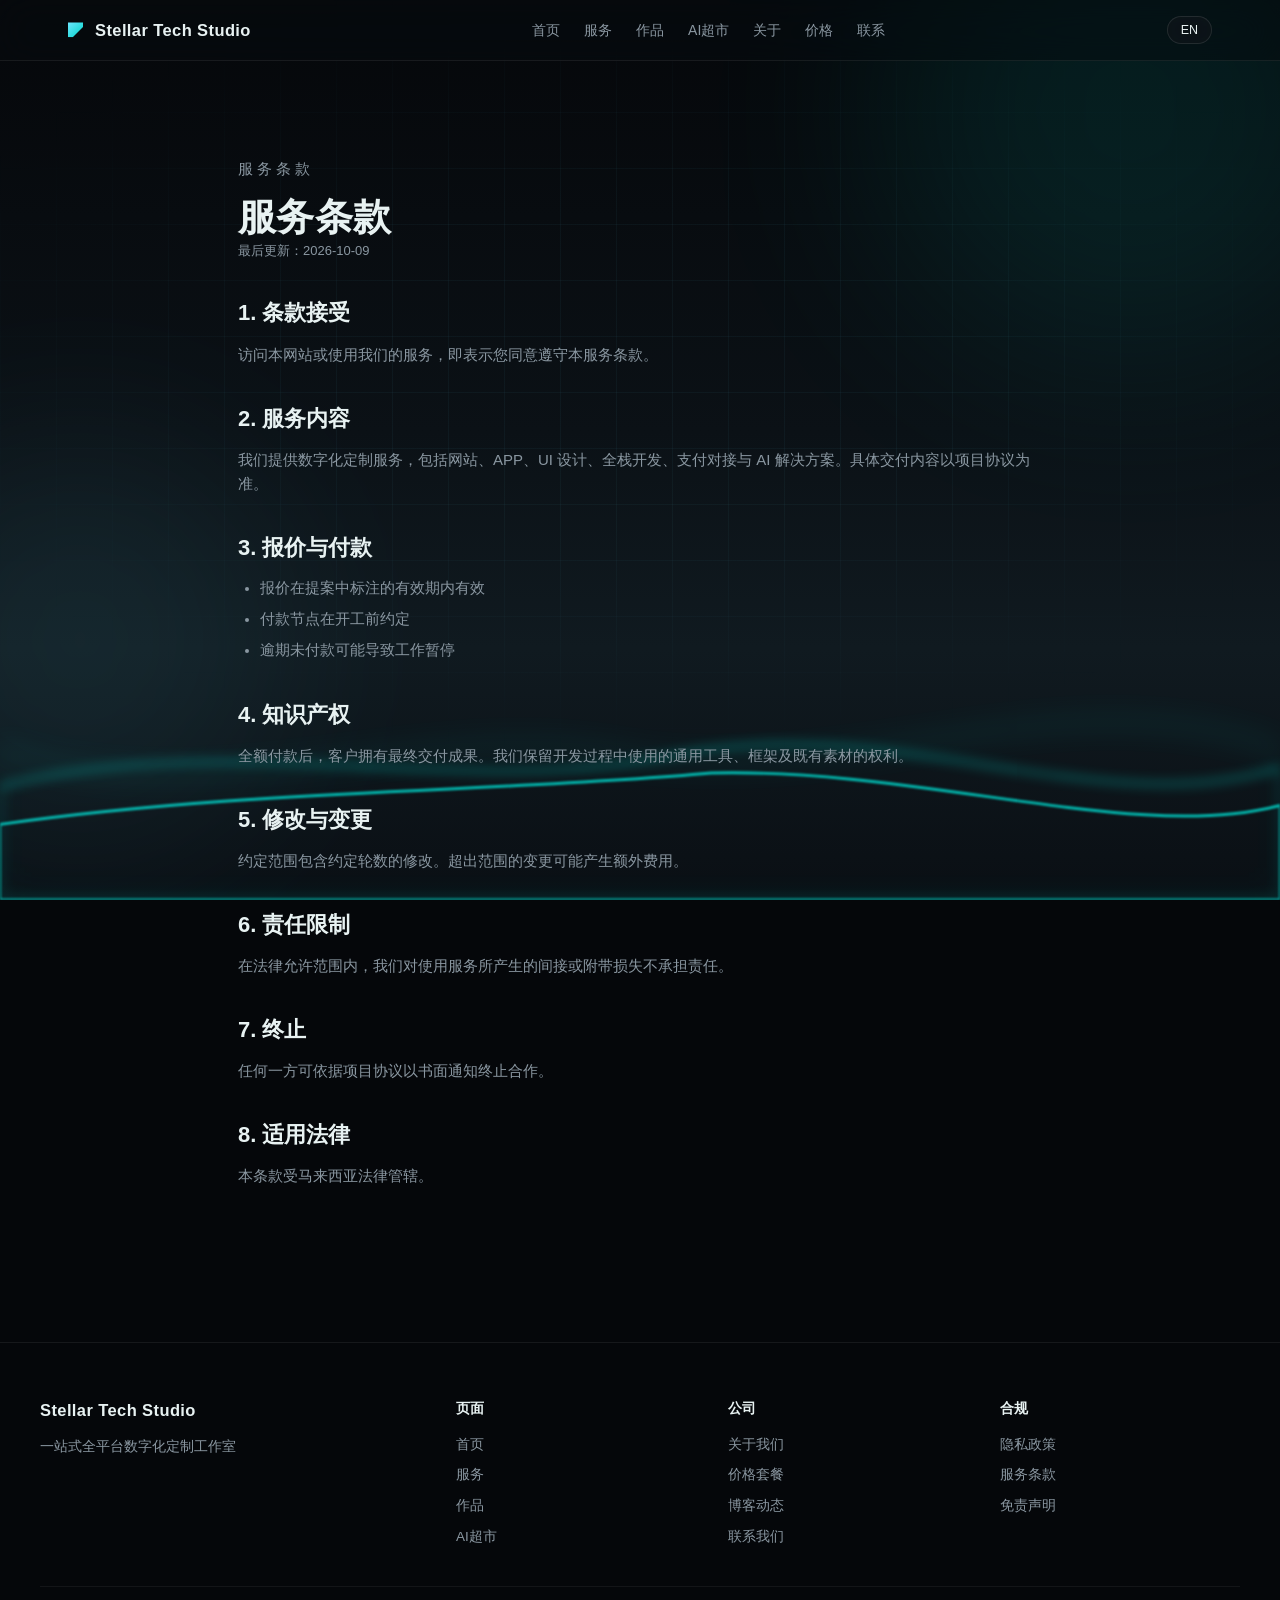
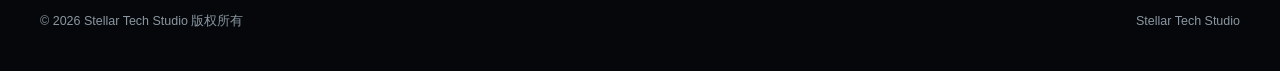
<file: terms.html>
<!DOCTYPE html>
<html lang="zh-CN">
<head>
<meta charset="UTF-8" />
<meta name="viewport" content="width=device-width, initial-scale=1.0" />
<title>服务条款 · Stellar Tech Studio</title>
<meta name="description" content="Stellar Tech Studio 服务条款。" />
<link rel="stylesheet" href="css/style.css" />
</head>
<body>
<div class="bg" aria-hidden="true"><div class="bg-gradient"></div>
<svg class="silk silk-1" viewBox="0 0 1440 320" preserveAspectRatio="none"><path class="silk-path" d="M0,192 C240,288 480,96 720,160 C960,224 1200,128 1440,192 L1440,320 L0,320 Z"></path></svg>
<svg class="silk silk-2" viewBox="0 0 1440 320" preserveAspectRatio="none"><path class="silk-path" d="M0,224 C260,128 520,288 760,224 C1000,160 1240,256 1440,208 L1440,320 L0,320 Z"></path></svg>
<svg class="silk silk-3" viewBox="0 0 1440 320" preserveAspectRatio="none"><path class="silk-path" d="M0,256 C280,192 560,288 800,248 C1040,208 1280,272 1440,240 L1440,320 L0,320 Z"></path></svg>
<div class="grid-overlay"></div><div class="glow glow-1"></div><div class="glow glow-2"></div></div>
<header class="nav"><div class="nav-inner">
<a href="index.html" class="brand"><span class="brand-mark"></span><span class="brand-name">Stellar Tech Studio</span></a>
<nav class="nav-links">
<a href="index.html" data-nav="index" data-en="Home">首页</a>
<a href="services.html" data-nav="services" data-en="Services">服务</a>
<a href="portfolio.html" data-nav="portfolio" data-en="Work">作品</a>
<a href="ai-store.html" data-nav="ai-store" data-en="AI Store">AI超市</a>
<a href="about.html" data-nav="about" data-en="About">关于</a>
<a href="pricing.html" data-nav="pricing" data-en="Pricing">价格</a>
<a href="contact.html" data-nav="contact" data-en="Contact">联系</a>
</nav>
<div class="nav-actions"><button class="lang-toggle" type="button">EN</button><button class="hamburger" type="button" aria-label="menu"><span></span><span></span><span></span></button></div>
</div></header>
<main class="wrap wrap-narrow prose">
<section style="padding-top:24px"><p class="eyebrow" data-en="TERMS OF SERVICE">服务条款</p><h1 class="h2" style="font-size:clamp(28px,4vw,38px)" data-en="Terms of Service">服务条款</h1><p class="updated" data-en="Last updated: 2026-10-09">最后更新：2026-10-09</p></section>
<h2 data-en="1. Acceptance of Terms">1. 条款接受</h2>
<p data-en="By accessing this website or engaging our services, you agree to be bound by these Terms of Service.">访问本网站或使用我们的服务，即表示您同意遵守本服务条款。</p>
<h2 data-en="2. Services">2. 服务内容</h2>
<p data-en="We provide digital customization services including website, app, UI design, full-stack development, payment integration and AI solutions. Specific deliverables are defined in the project agreement.">我们提供数字化定制服务，包括网站、APP、UI 设计、全栈开发、支付对接与 AI 解决方案。具体交付内容以项目协议为准。</p>
<h2 data-en="3. Quotes & Payments">3. 报价与付款</h2>
<ul>
<li data-en="Quotes are valid for a limited period stated in the proposal">报价在提案中标注的有效期内有效</li>
<li data-en="Payment milestones are agreed before work begins">付款节点在开工前约定</li>
<li data-en="Work may pause if payment is overdue">逾期未付款可能导致工作暂停</li>
</ul>
<h2 data-en="4. Intellectual Property">4. 知识产权</h2>
<p data-en="Upon full payment, the client owns the final deliverables. We retain rights to generic tools, frameworks and pre-existing materials used in development.">全额付款后，客户拥有最终交付成果。我们保留开发过程中使用的通用工具、框架及既有素材的权利。</p>
<h2 data-en="5. Revisions">5. 修改与变更</h2>
<p data-en="The agreed scope includes a set number of revision rounds. Additional changes may incur additional fees.">约定范围包含约定轮数的修改。超出范围的变更可能产生额外费用。</p>
<h2 data-en="6. Limitation of Liability">6. 责任限制</h2>
<p data-en="To the extent permitted by law, we are not liable for indirect or consequential damages arising from the use of our services.">在法律允许范围内，我们对使用服务所产生的间接或附带损失不承担责任。</p>
<h2 data-en="7. Termination">7. 终止</h2>
<p data-en="Either party may terminate the engagement by written notice in accordance with the project agreement.">任何一方可依据项目协议以书面通知终止合作。</p>
<h2 data-en="8. Governing Law">8. 适用法律</h2>
<p data-en="These terms are governed by the laws of Malaysia.">本条款受马来西亚法律管辖。</p>
</main>
<footer class="footer"><div class="footer-inner">
<div><span class="brand-name">Stellar Tech Studio</span><p data-en="One-stop full-platform digital customization studio.">一站式全平台数字化定制工作室</p></div>
<div><h4 data-en="Pages">页面</h4><a href="index.html" data-en="Home">首页</a><a href="services.html" data-en="Services">服务</a><a href="portfolio.html" data-en="Work">作品</a><a href="ai-store.html" data-en="AI Store">AI超市</a></div>
<div><h4 data-en="Company">公司</h4><a href="about.html" data-en="About">关于我们</a><a href="pricing.html" data-en="Pricing">价格套餐</a><a href="blog.html" data-en="Blog">博客动态</a><a href="contact.html" data-en="Contact">联系我们</a></div>
<div><h4 data-en="Legal">合规</h4><a href="privacy.html" data-en="Privacy Policy">隐私政策</a><a href="terms.html" data-en="Terms of Service">服务条款</a><a href="disclaimer.html" data-en="Disclaimers">免责声明</a></div>
</div>
<div class="footer-bottom"><span data-en="© 2026 Stellar Tech Studio. All rights reserved.">© 2026 Stellar Tech Studio 版权所有</span><span>Stellar Tech Studio</span></div></footer>
<script src="js/main.js"></script>
</body></html>
</file>
<file: css/style.css>
:root {
  --ice: #6ee7ff;
  --cyan: #00d4c8;
  --cyan-soft: rgba(0, 212, 200, 0.55);
  --cyan-dim: rgba(0, 212, 200, 0.18);
  --bg-deep: #05070a;
  --bg-mid: #0b1116;
  --glass: rgba(18, 24, 30, 0.50);
  --glass-strong: rgba(22, 30, 37, 0.68);
  --glass-border: rgba(255, 255, 255, 0.10);
  --glass-border-cyan: rgba(0, 212, 200, 0.30);
  --text: #e8f2f2;
  --text-dim: #8a97a1;
  --r: 21px;
}

* { margin: 0; padding: 0; box-sizing: border-box; }

html { scroll-behavior: smooth; }

body {
  font-family: "Inter", "PingFang SC", "Microsoft YaHei", -apple-system, BlinkMacSystemFont, sans-serif;
  color: var(--text);
  background: var(--bg-deep);
  overflow-x: hidden;
  -webkit-font-smoothing: antialiased;
  line-height: 1.6;
}

a { color: inherit; text-decoration: none; }
img { max-width: 100%; display: block; }

/* ===== 背景层 ===== */
.bg { position: fixed; inset: 0; z-index: -2; overflow: hidden; }
.bg-gradient {
  position: absolute; inset: 0;
  background: linear-gradient(180deg, #05070a 0%, #0b1116 48%, #101a20 72%, #0a0f14 100%);
}
.silk { position: absolute; left: 0; right: 0; bottom: 0; width: 100%; height: 42vh; }
.silk-path { fill: none; stroke: var(--cyan); stroke-width: 2.5; stroke-linecap: round; }
.silk-1 { filter: blur(14px); opacity: 0.45; animation: silkDrift 12s ease-in-out infinite alternate; }
.silk-2 { filter: blur(6px);  opacity: 0.65; animation: silkDrift 18s ease-in-out infinite alternate-reverse; }
.silk-3 { filter: blur(1px);  opacity: 0.85; animation: silkDrift 15s ease-in-out infinite alternate; }
@keyframes silkDrift {
  0%   { transform: translateX(0) translateY(0) scaleX(1.05); }
  50%  { transform: translateX(-3%) translateY(-2%) scaleX(1.15); }
  100% { transform: translateX(2%) translateY(1.5%) scaleX(1.02); }
}
.grid-overlay {
  position: absolute; inset: 0;
  background-image:
    linear-gradient(rgba(110, 231, 255, 0.045) 1px, transparent 1px),
    linear-gradient(90deg, rgba(110, 231, 255, 0.045) 1px, transparent 1px);
  background-size: 56px 56px;
  mask-image: radial-gradient(ellipse 80% 60% at 50% 40%, #000 30%, transparent 75%);
  -webkit-mask-image: radial-gradient(ellipse 80% 60% at 50% 40%, #000 30%, transparent 75%);
}
.glow { position: absolute; border-radius: 50%; filter: blur(100px); opacity: 0.5; }
.glow-1 { width: 500px; height: 500px; top: -140px; right: -100px; background: rgba(0, 212, 200, 0.20); }
.glow-2 { width: 400px; height: 400px; bottom: 60px; left: -120px; background: rgba(110, 231, 255, 0.14); }

/* ===== 导航 ===== */
.nav {
  position: sticky; top: 0; z-index: 50;
  backdrop-filter: blur(20px) saturate(140%);
  -webkit-backdrop-filter: blur(20px) saturate(140%);
  background: rgba(8, 12, 16, 0.55);
  border-bottom: 1px solid rgba(255, 255, 255, 0.07);
}
.nav-inner { max-width: 1200px; margin: 0 auto; padding: 16px 28px; display: flex; align-items: center; justify-content: space-between; gap: 16px; }
.brand { display: flex; align-items: center; gap: 12px; }
.brand-mark {
  width: 15px; height: 15px; background: linear-gradient(135deg, var(--ice), var(--cyan));
  clip-path: polygon(0 0, 100% 0, 100% 30%, 30% 100%, 0 100%);
  box-shadow: 0 0 14px var(--cyan-soft);
}
.brand-name { font-weight: 650; letter-spacing: 0.4px; font-size: 16.5px; }
.nav-links { display: flex; gap: 24px; align-items: center; }
.nav-links a {
  color: var(--text-dim); font-size: 14px; transition: color .2s; position: relative;
}
.nav-links a:hover, .nav-links a.active { color: var(--cyan); }
.lang-toggle {
  cursor: pointer; border: 1px solid var(--glass-border); background: var(--glass);
  color: var(--text); font-size: 12.5px; padding: 6px 13px; border-radius: 999px;
  transition: all .2s; backdrop-filter: blur(10px);
}
.lang-toggle:hover { border-color: var(--cyan-soft); color: var(--cyan); }
.hamburger { display: none; flex-direction: column; gap: 5px; cursor: pointer; padding: 4px; background: none; border: 0; }
.hamburger span { width: 22px; height: 2px; background: var(--text); border-radius: 2px; transition: .25s; }

/* ===== 通用容器 / 排版 ===== */
.wrap { max-width: 1200px; margin: 0 auto; padding: 72px 28px 120px; }
.wrap-narrow { max-width: 860px; }
.section { padding: 72px 0; }
.eyebrow { color: var(--cyan); font-size: 13px; letter-spacing: 4px; text-transform: uppercase; margin-bottom: 14px; }
.h1 {
  font-size: clamp(34px, 6vw, 58px); font-weight: 750; letter-spacing: 0.5px; line-height: 1.14;
  background: linear-gradient(120deg, #eafdfb 0%, var(--cyan) 55%, var(--ice) 100%);
  -webkit-background-clip: text; background-clip: text; -webkit-text-fill-color: transparent;
}
.h2 { font-size: clamp(26px, 4vw, 38px); font-weight: 700; letter-spacing: 0.4px; line-height: 1.2; }
.h2 .grad { background: linear-gradient(120deg, #eafdfb, var(--cyan)); -webkit-background-clip: text; background-clip: text; -webkit-text-fill-color: transparent; }
.lead { color: var(--text-dim); margin-top: 14px; font-size: 16px; max-width: 640px; }
.sub { color: var(--text-dim); font-size: 14.5px; }

/* ===== 按钮 ===== */
.btn {
  display: inline-flex; align-items: center; gap: 8px; cursor: pointer;
  font-size: 15px; font-weight: 600; padding: 14px 30px; border-radius: 999px;
  border: 1px solid transparent; transition: transform .18s cubic-bezier(.2,.8,.2,1), box-shadow .25s, background .2s;
  -webkit-tap-highlight-color: transparent;
}
.btn:active { transform: scale(0.96); }
.btn-primary {
  color: #041014; background: linear-gradient(135deg, var(--ice), var(--cyan));
  box-shadow: 0 8px 26px rgba(0, 212, 200, 0.35);
}
.btn-primary:hover { box-shadow: 0 12px 36px rgba(0, 212, 200, 0.5); transform: translateY(-2px); }
.btn-ghost {
  color: var(--text); background: var(--glass); border-color: var(--glass-border-cyan);
  backdrop-filter: blur(12px);
}
.btn-ghost:hover { border-color: var(--cyan); color: var(--cyan); }
.btn-lg { padding: 16px 38px; font-size: 16px; }

/* ===== 玻璃卡片 ===== */
.card {
  position: relative; background: var(--glass); border: 1px solid var(--glass-border);
  border-radius: var(--r); padding: 28px 26px; overflow: hidden;
  backdrop-filter: blur(18px) saturate(140%);
  -webkit-backdrop-filter: blur(18px) saturate(140%);
  box-shadow: 0 12px 40px rgba(0,0,0,0.42);
  transition: transform .3s cubic-bezier(.2,.8,.2,1), box-shadow .3s, border-color .3s;
}
.card:hover { transform: translateY(-6px); border-color: var(--glass-border-cyan); box-shadow: 0 0 30px rgba(0,212,200,0.25), 0 20px 54px rgba(0,0,0,0.5); }
.card .corner {
  position: absolute; top: 0; left: 0; width: 46px; height: 46px;
  background: linear-gradient(135deg, var(--cyan) 0%, rgba(0,212,200,0.22) 60%, transparent 75%);
  clip-path: polygon(0 0, 100% 0, 0 100%); opacity: 0.85;
}
.card .corner::after {
  content: ""; position: absolute; inset: 0;
  background: linear-gradient(135deg, #fff 0%, transparent 45%); opacity: 0.3;
}
.chip {
  display: inline-block; font-size: 12px; padding: 4px 12px; border-radius: 999px;
  color: var(--cyan); background: rgba(0,212,200,0.08); border: 1px solid rgba(0,212,200,0.22);
}
.icon-chip { display: inline-flex; align-items: center; justify-content: center; width: 46px; height: 46px; border-radius: 14px; font-size: 22px; background: rgba(0,212,200,0.08); border: 1px solid rgba(0,212,200,0.2); }

/* ===== Hero ===== */
.hero { padding: 96px 28px 60px; text-align: center; }
.hero .h1 { max-width: 900px; margin: 0 auto; }
.hero .lead { margin: 20px auto 34px; max-width: 680px; font-size: 17px; }
.hero-actions { display: flex; gap: 16px; justify-content: center; flex-wrap: wrap; }

/* ===== 图标一览 grid ===== */
.icon-grid { display: grid; grid-template-columns: repeat(auto-fill, minmax(120px, 1fr)); gap: 18px; margin-top: 40px; }
.icon-cell {
  display: flex; flex-direction: column; align-items: center; gap: 10px; padding: 22px 12px;
  background: var(--glass); border: 1px solid var(--glass-border); border-radius: var(--r);
  backdrop-filter: blur(14px); transition: transform .25s, border-color .25s; text-align: center;
}
.icon-cell:hover { transform: translateY(-5px); border-color: var(--glass-border-cyan); }
.icon-cell .emoji { font-size: 26px; }
.icon-cell .t { font-size: 13px; color: var(--text-dim); }

/* ===== 优势 / 特性 ===== */
.grid-4 { display: grid; grid-template-columns: repeat(auto-fit, minmax(240px, 1fr)); gap: 22px; }
.grid-3 { display: grid; grid-template-columns: repeat(auto-fit, minmax(280px, 1fr)); gap: 22px; }
.grid-2 { display: grid; grid-template-columns: repeat(auto-fit, minmax(320px, 1fr)); gap: 22px; }
.feature h3 { font-size: 18px; font-weight: 650; margin-bottom: 8px; }
.feature p { color: var(--text-dim); font-size: 14.5px; }

/* ===== 服务页分组 ===== */
.svc-group { margin-bottom: 46px; }
.svc-group > h3 { font-size: 21px; font-weight: 700; margin-bottom: 6px; display: flex; align-items: center; gap: 10px; }
.svc-group > h3 .n { color: var(--cyan); font-size: 15px; font-weight: 700; letter-spacing: 1px; }
.svc-group > .svc-list { margin-top: 16px; }
.svc-item {
  display: flex; align-items: flex-start; gap: 14px; padding: 16px 18px; border-radius: 16px;
  border: 1px solid var(--glass-border); background: var(--glass); backdrop-filter: blur(12px);
  margin-bottom: 12px; transition: border-color .2s, transform .2s;
}
.svc-item:hover { border-color: var(--glass-border-cyan); transform: translateX(4px); }
.svc-item .dot { width: 8px; height: 8px; border-radius: 50%; background: var(--cyan); margin-top: 7px; flex-shrink: 0; box-shadow: 0 0 10px var(--cyan-soft); }
.svc-item .name { font-weight: 600; font-size: 15.5px; }
.svc-item .desc { color: var(--text-dim); font-size: 13.5px; }

/* ===== Portfolio 筛选 ===== */
.filter-bar { display: flex; gap: 10px; flex-wrap: wrap; margin: 30px 0; }
.filter-btn {
  cursor: pointer; font-size: 13.5px; padding: 9px 18px; border-radius: 999px;
  border: 1px solid var(--glass-border); background: var(--glass); color: var(--text-dim);
  transition: all .2s; backdrop-filter: blur(10px);
}
.filter-btn:hover, .filter-btn.active { color: var(--cyan); border-color: var(--cyan-soft); }
.pf-card { cursor: pointer; }
.pf-thumb { height: 170px; border-radius: 15px; margin-bottom: 16px; background: linear-gradient(135deg, rgba(0,212,200,0.14), rgba(110,231,255,0.06)); border: 1px solid var(--glass-border); display: flex; align-items: center; justify-content: center; font-size: 44px; }
.pf-card h3 { font-size: 17px; font-weight: 650; margin-bottom: 6px; }
.pf-card p { color: var(--text-dim); font-size: 13.5px; }
.pf-meta { margin-top: 14px; display: flex; gap: 8px; flex-wrap: wrap; }

/* ===== Pricing ===== */
.price-card { display: flex; flex-direction: column; padding: 34px 28px; }
.price-card.featured { border-color: var(--glass-border-cyan); box-shadow: 0 0 34px rgba(0,212,200,0.28); }
.price-name { font-size: 18px; font-weight: 700; }
.price-tag { font-size: 15px; color: var(--text-dim); margin: 4px 0 20px; }
.price-amount { font-size: 42px; font-weight: 750; letter-spacing: -0.5px; }
.price-amount .cur { font-size: 20px; color: var(--cyan); vertical-align: super; }
.price-features { list-style: none; margin: 24px 0 30px; flex: 1; }
.price-features li { padding: 9px 0; font-size: 14.5px; color: var(--text-dim); border-bottom: 1px solid rgba(255,255,255,0.05); }
.price-features li::before { content: "✓ "; color: var(--cyan); font-weight: 700; }
.badge-flag { position: absolute; top: 18px; right: 18px; font-size: 11px; letter-spacing: 1px; padding: 5px 12px; border-radius: 999px; color: #041014; background: linear-gradient(135deg, var(--ice), var(--cyan)); font-weight: 700; }

/* ===== Blog ===== */
.blog-card .date { font-size: 12.5px; color: var(--cyan); letter-spacing: 1px; margin-bottom: 10px; }
.blog-card h3 { font-size: 18px; font-weight: 650; margin-bottom: 8px; }
.blog-card p { color: var(--text-dim); font-size: 14px; }

/* ===== 联系 ===== */
.contact-grid { display: grid; grid-template-columns: 1fr 1.3fr; gap: 30px; align-items: start; }
.contact-item { display: flex; align-items: center; gap: 14px; padding: 16px 18px; border-radius: 16px; border: 1px solid var(--glass-border); background: var(--glass); margin-bottom: 14px; backdrop-filter: blur(12px); }
.contact-item .emoji { font-size: 22px; }
.contact-item .lbl { font-size: 12.5px; color: var(--text-dim); }
.contact-item .val { font-weight: 600; font-size: 15px; word-break: break-all; }
.form fieldset { border: 0; }
.form input, .form textarea, .form select {
  width: 100%; padding: 14px 16px; margin-bottom: 16px; border-radius: 14px;
  border: 1px solid var(--glass-border); background: rgba(10,15,20,0.6); color: var(--text);
  font-size: 15px; font-family: inherit; outline: none; transition: border-color .2s;
}
.form input:focus, .form textarea:focus { border-color: var(--cyan-soft); }
.form textarea { min-height: 130px; resize: vertical; }
.form label { display: block; font-size: 13px; color: var(--text-dim); margin-bottom: 7px; }

/* ===== 合规页 ===== */
.prose h2 { font-size: 22px; font-weight: 700; margin: 34px 0 12px; }
.prose h3 { font-size: 17px; font-weight: 650; margin: 24px 0 8px; }
.prose p { color: var(--text-dim); margin-bottom: 14px; font-size: 15px; }
.prose ul { color: var(--text-dim); padding-left: 22px; margin-bottom: 14px; }
.prose li { margin-bottom: 8px; font-size: 14.5px; }
.prose .updated { font-size: 13px; color: var(--text-dim); margin-bottom: 30px; }

/* ===== CTA 横幅 ===== */
.cta-banner {
  text-align: center; padding: 60px 32px; border-radius: 26px;
  background: linear-gradient(135deg, rgba(0,212,200,0.12), rgba(110,231,255,0.07));
  border: 1px solid var(--glass-border-cyan); backdrop-filter: blur(18px);
}
.cta-banner h2 { font-size: clamp(24px, 4vw, 34px); font-weight: 750; margin-bottom: 12px; }
.cta-banner p { color: var(--text-dim); margin-bottom: 28px; }

/* ===== 页脚 ===== */
.footer { border-top: 1px solid rgba(255,255,255,0.07); padding: 54px 28px 40px; margin-top: 20px; }
.footer-inner { max-width: 1200px; margin: 0 auto; display: grid; grid-template-columns: 1.6fr 1fr 1fr 1fr; gap: 32px; }
.footer .brand-name { margin-bottom: 12px; display: inline-block; }
.footer p { color: var(--text-dim); font-size: 13.5px; }
.footer h4 { font-size: 14px; font-weight: 650; margin-bottom: 14px; color: var(--text); }
.footer a { display: block; color: var(--text-dim); font-size: 13.5px; margin-bottom: 9px; transition: color .2s; }
.footer a:hover { color: var(--cyan); }
.footer-bottom { max-width: 1200px; margin: 30px auto 0; padding-top: 24px; border-top: 1px solid rgba(255,255,255,0.06); display: flex; justify-content: space-between; flex-wrap: wrap; gap: 12px; font-size: 12.5px; color: var(--text-dim); }

/* ===== 响应式 ===== */
@media (max-width: 900px) {
  .contact-grid { grid-template-columns: 1fr; }
  .footer-inner { grid-template-columns: 1fr 1fr; }
}
@media (max-width: 720px) {
  .nav-links {
    position: fixed; inset: 0; top: 62px; flex-direction: column; align-items: flex-start;
    padding: 28px; gap: 22px; background: rgba(6,9,13,0.96); backdrop-filter: blur(24px);
    transform: translateX(100%); transition: transform .3s cubic-bezier(.2,.8,.2,1); z-index: 49;
  }
  .nav-links.open { transform: translateX(0); }
  .nav-links a { font-size: 18px; }
  .hamburger { display: flex; }
  .hero { padding: 64px 20px 40px; }
  .wrap { padding: 48px 20px 90px; }
  .footer-inner { grid-template-columns: 1fr; gap: 24px; }
  .icon-grid { grid-template-columns: repeat(3, 1fr); }
}


/* ===== nav actions ===== */
.nav-actions { display: flex; align-items: center; gap: 12px; }

/* ===== 滚动出现动效 ===== */
.reveal { opacity: 0; transform: translateY(24px); transition: opacity .7s ease, transform .7s cubic-bezier(.2,.8,.2,1); }
.reveal.in { opacity: 1; transform: translateY(0); }

/* ============================================================
   iOS 液态玻璃按钮（复刻 iOS 原生质感：扫光 + 按压回弹 + 跟手光晕）
   由 .btn 体系升级，JS 自动注入多层玻璃结构
   ============================================================ */
.btn {
  --px: 50%;
  --py: 36%;
  --dur: .34s;
  --ease: cubic-bezier(.22, 1, .36, 1);
  position: relative;
  isolation: isolate;
  display: inline-flex;
  align-items: center;
  justify-content: center;
  gap: 8px;
  min-height: 52px;
  padding: 0 32px;
  border: 0;
  border-radius: 999px;
  background: transparent;
  color: #fff;
  font-size: 15px;
  font-weight: 590;
  letter-spacing: .012em;
  line-height: 1;
  cursor: pointer;
  user-select: none;
  -webkit-user-select: none;
  text-decoration: none;
  transition: transform var(--dur) var(--ease);
  will-change: transform;
}
.btn:active { transform: scale(.955); }
.btn:focus { outline: none; }
.btn:focus-visible { outline: 2px solid rgba(255,255,255,.85); outline-offset: 4px; }

.btn__glass,
.btn__refract,
.btn__glow,
.btn__shine,
.btn__rim {
  position: absolute;
  inset: 0;
  border-radius: inherit;
  pointer-events: none;
}

/* 1. 玻璃主体：背景模糊 + 半透明渐变 */
.btn__glass {
  z-index: 0;
  overflow: hidden;
  backdrop-filter: blur(16px) saturate(190%) brightness(1.05);
  -webkit-backdrop-filter: blur(16px) saturate(190%) brightness(1.05);
  background:
    radial-gradient(140% 140% at var(--px) var(--py),
      rgba(255,255,255,.40) 0%,
      rgba(255,255,255,.10) 26%,
      rgba(255,255,255,.03) 52%,
      rgba(255,255,255,.08) 100%),
    linear-gradient(180deg,
      rgba(255,255,255,.30) 0%,
      rgba(255,255,255,.10) 42%,
      rgba(255,255,255,.04) 58%,
      rgba(255,255,255,.14) 100%);
  box-shadow:
    inset 0 1px 0 rgba(255,255,255,.70),
    inset 0 -1px 0 rgba(255,255,255,.20),
    inset 1px 0 0 rgba(255,255,255,.16),
    inset -1px 0 0 rgba(255,255,255,.16),
    0 1px 1px rgba(0,0,0,.10),
    0 8px 20px -6px rgba(0,0,0,.40),
    0 22px 48px -16px rgba(0,0,0,.50);
  transition: backdrop-filter var(--dur) ease, -webkit-backdrop-filter var(--dur) ease, box-shadow var(--dur) ease;
}

/* primary 青蓝玻璃 tint */
.btn-primary .btn__glass {
  background:
    radial-gradient(140% 140% at var(--px) var(--py),
      rgba(255,255,255,.46) 0%,
      rgba(110,231,255,.32) 26%,
      rgba(0,212,200,.22) 52%,
      rgba(0,212,200,.10) 100%),
    linear-gradient(180deg,
      rgba(110,231,255,.42) 0%,
      rgba(0,212,200,.30) 42%,
      rgba(0,170,165,.16) 58%,
      rgba(110,231,255,.24) 100%);
  box-shadow:
    inset 0 1px 0 rgba(255,255,255,.75),
    inset 0 -1px 0 rgba(255,255,255,.22),
    inset 1px 0 0 rgba(255,255,255,.18),
    inset -1px 0 0 rgba(255,255,255,.18),
    0 1px 1px rgba(0,0,0,.10),
    0 8px 22px -6px rgba(0,212,200,.45),
    0 22px 48px -16px rgba(0,0,0,.50);
}

/* ghost 中性玻璃（稍暗，适配深色背景的次要按钮） */
.btn-ghost .btn__glass {
  background:
    radial-gradient(140% 140% at var(--px) var(--py),
      rgba(255,255,255,.30) 0%,
      rgba(255,255,255,.08) 26%,
      rgba(255,255,255,.02) 52%,
      rgba(255,255,255,.06) 100%),
    linear-gradient(180deg,
      rgba(255,255,255,.18) 0%,
      rgba(255,255,255,.06) 42%,
      rgba(255,255,255,.02) 58%,
      rgba(255,255,255,.08) 100%);
}

/* 2. 边缘折射环（厚边） */
.btn__refract {
  z-index: 1;
  padding: 1.5px;
  backdrop-filter: blur(.5px) saturate(200%) brightness(1.55) contrast(1.1);
  -webkit-backdrop-filter: blur(.5px) saturate(200%) brightness(1.55) contrast(1.1);
  -webkit-mask: linear-gradient(#000 0 0) content-box, linear-gradient(#000 0 0);
  -webkit-mask-composite: xor;
  mask: linear-gradient(#000 0 0) content-box, linear-gradient(#000 0 0);
  mask-composite: exclude;
  opacity: .95;
}

/* 3. 跟随光标的内发光 */
.btn__glow {
  z-index: 2;
  overflow: hidden;
  opacity: 0;
  transition: opacity .4s ease;
}
.btn.is-hover .btn__glow,
.btn.is-pressed .btn__glow { opacity: 1; }
.btn__glow::before {
  content: "";
  position: absolute;
  left: var(--px);
  top: var(--py);
  width: 150px;
  height: 150px;
  transform: translate(-50%, -50%);
  background: radial-gradient(closest-side, rgba(255,255,255,.55), rgba(255,255,255,0) 72%);
  filter: blur(6px);
}

/* 4. 点击扫光 */
.btn__shine { z-index: 3; overflow: hidden; }
.btn__shine::before {
  content: "";
  position: absolute;
  top: -30%;
  bottom: -30%;
  left: 0;
  width: 52%;
  background: linear-gradient(100deg,
    rgba(255,255,255,0) 0%,
    rgba(255,255,255,.85) 50%,
    rgba(255,255,255,0) 100%);
  transform: translateX(-220%) skewX(-16deg);
  filter: blur(3px);
  opacity: 0;
}
.btn.is-shine .btn__shine::before {
  animation: sweep .9s cubic-bezier(.22,1,.36,1) forwards;
}
@keyframes sweep {
  0%   { opacity: 0; transform: translateX(-220%) skewX(-16deg); }
  14%  { opacity: .95; }
  100% { opacity: 0; transform: translateX(330%) skewX(-16deg); }
}

/* 5. 外侧高光描边 */
.btn__rim {
  z-index: 4;
  padding: 1px;
  background: linear-gradient(160deg,
    rgba(255,255,255,.95) 0%,
    rgba(255,255,255,.30) 22%,
    rgba(255,255,255,.06) 48%,
    rgba(255,255,255,.10) 72%,
    rgba(255,255,255,.60) 100%);
  -webkit-mask: linear-gradient(#000 0 0) content-box, linear-gradient(#000 0 0);
  -webkit-mask-composite: xor;
  mask: linear-gradient(#000 0 0) content-box, linear-gradient(#000 0 0);
  mask-composite: exclude;
  opacity: .9;
}

/* 6. 文字 */
.btn__label {
  position: relative;
  z-index: 5;
  display: inline-flex;
  align-items: center;
  gap: 7px;
  text-shadow: 0 1px 2px rgba(0,0,0,.15);
}

/* 悬停 / 按压状态 */
@media (hover: hover) {
  .btn:hover .btn__glass {
    backdrop-filter: blur(18px) saturate(200%) brightness(1.10);
    -webkit-backdrop-filter: blur(18px) saturate(200%) brightness(1.10);
  }
}
.btn.is-pressed .btn__glass {
  backdrop-filter: blur(20px) saturate(210%) brightness(1.18);
  -webkit-backdrop-filter: blur(20px) saturate(210%) brightness(1.18);
  background:
    radial-gradient(150% 150% at var(--px) var(--py),
      rgba(255,255,255,.55) 0%,
      rgba(255,255,255,.16) 30%,
      rgba(255,255,255,.06) 60%,
      rgba(255,255,255,.12) 100%),
    linear-gradient(180deg,
      rgba(255,255,255,.34) 0%,
      rgba(255,255,255,.12) 45%,
      rgba(255,255,255,.06) 60%,
      rgba(255,255,255,.16) 100%);
  box-shadow:
    inset 0 1px 0 rgba(255,255,255,.85),
    inset 0 -1px 2px rgba(255,255,255,.22),
    inset 0 8px 16px -10px rgba(0,0,0,.55),
    0 1px 1px rgba(0,0,0,.12),
    0 3px 10px -4px rgba(0,0,0,.45);
}
.btn-primary.is-pressed .btn__glass {
  background:
    radial-gradient(150% 150% at var(--px) var(--py),
      rgba(255,255,255,.55) 0%,
      rgba(110,231,255,.30) 30%,
      rgba(0,212,200,.22) 60%,
      rgba(0,212,200,.14) 100%),
    linear-gradient(180deg,
      rgba(110,231,255,.44) 0%,
      rgba(0,212,200,.32) 45%,
      rgba(0,170,165,.18) 60%,
      rgba(110,231,255,.26) 100%);
}

/* 大号按钮 */
.btn-lg { min-height: 58px; padding: 0 40px; font-size: 16px; }

/* 无障碍：降低动态效果 */
@media (prefers-reduced-motion: reduce) {
  .btn, .btn__glass, .btn__glow { transition-duration: .01ms; }
  .btn.is-shine .btn__shine::before { animation: none; }
}
</file>
